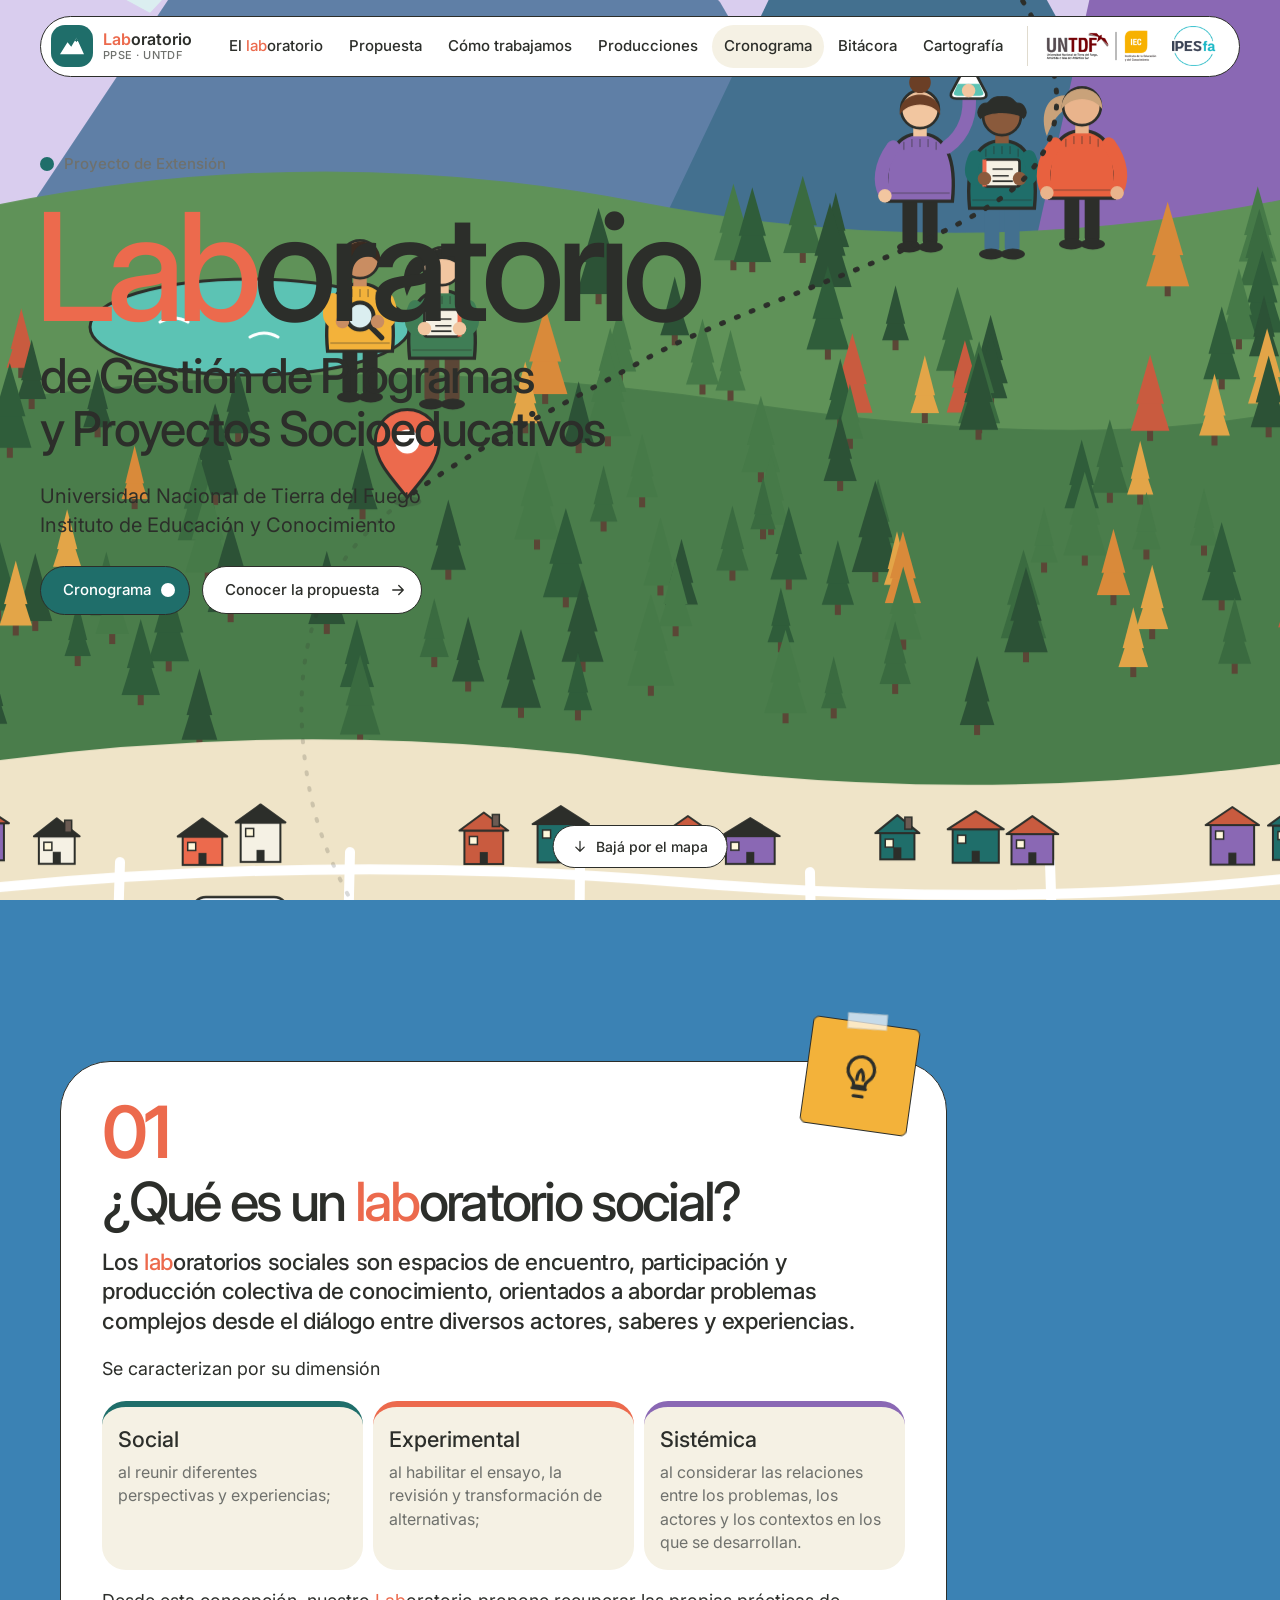
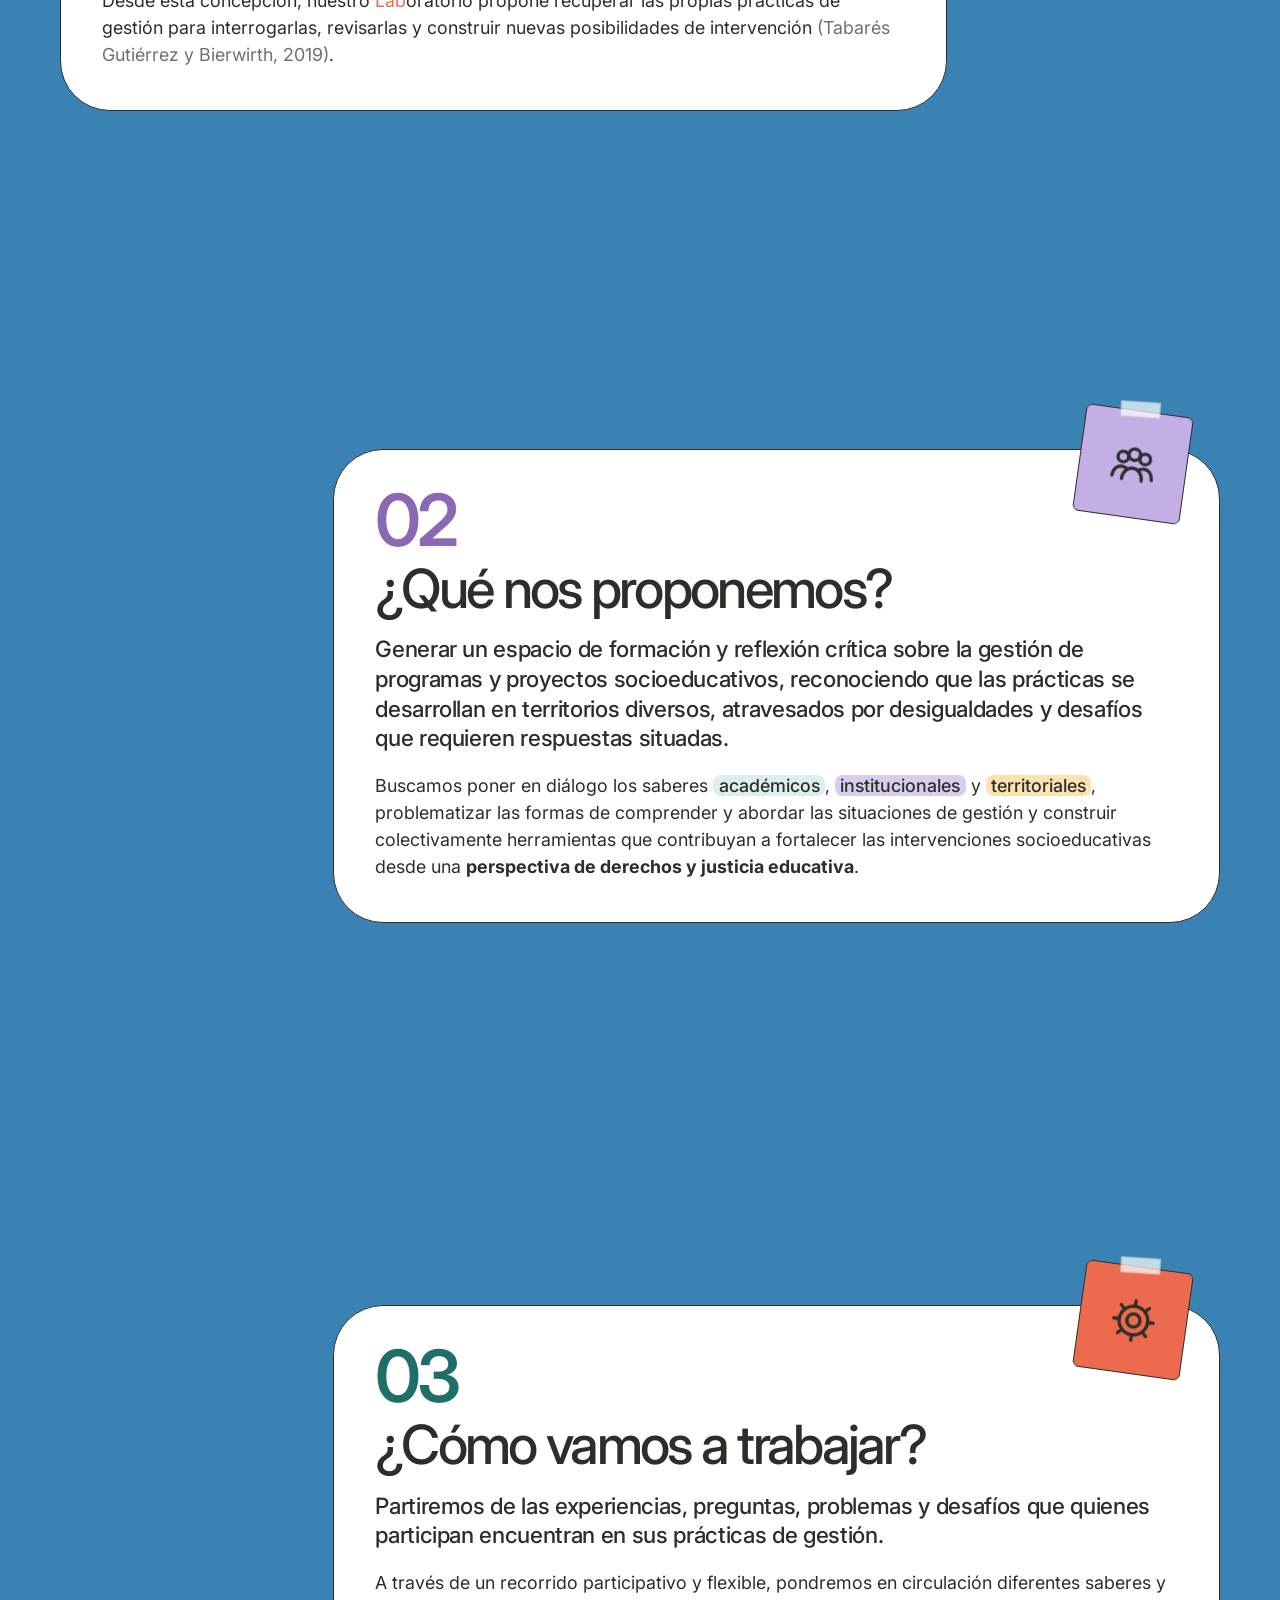
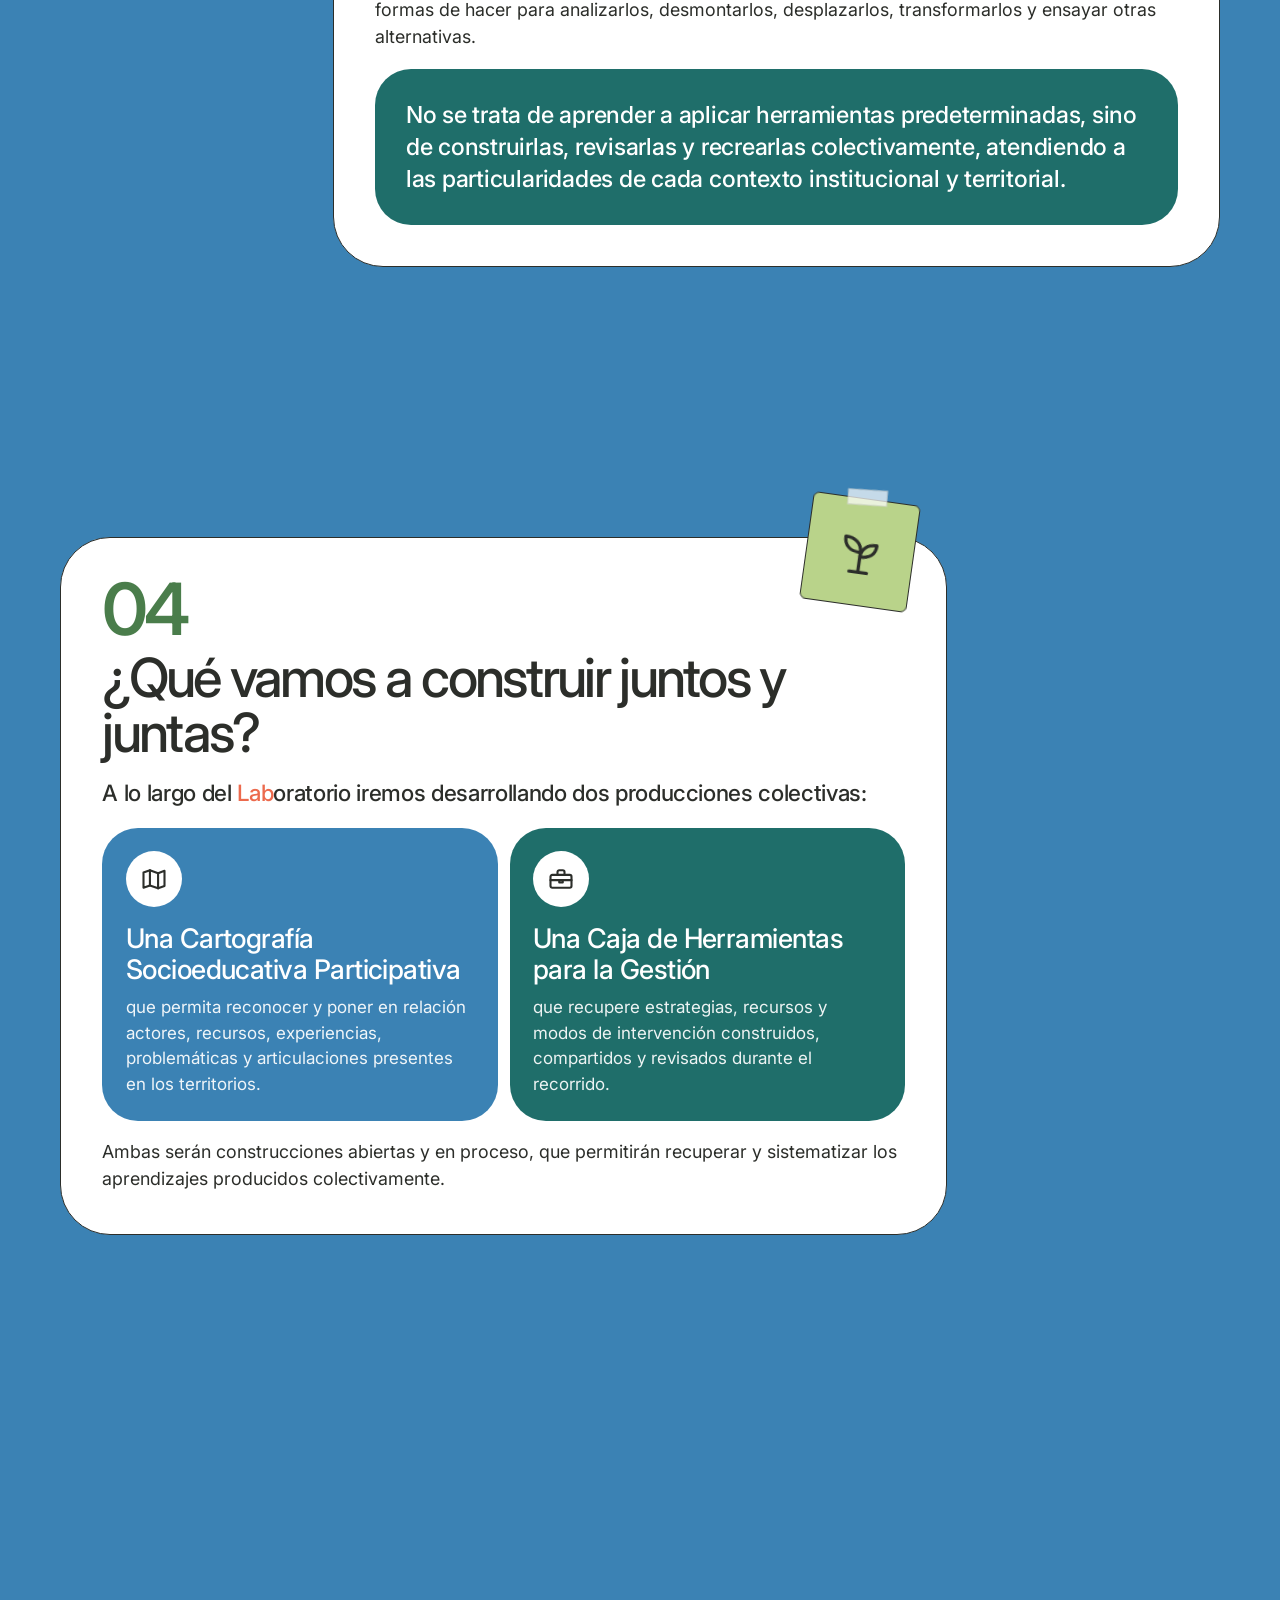
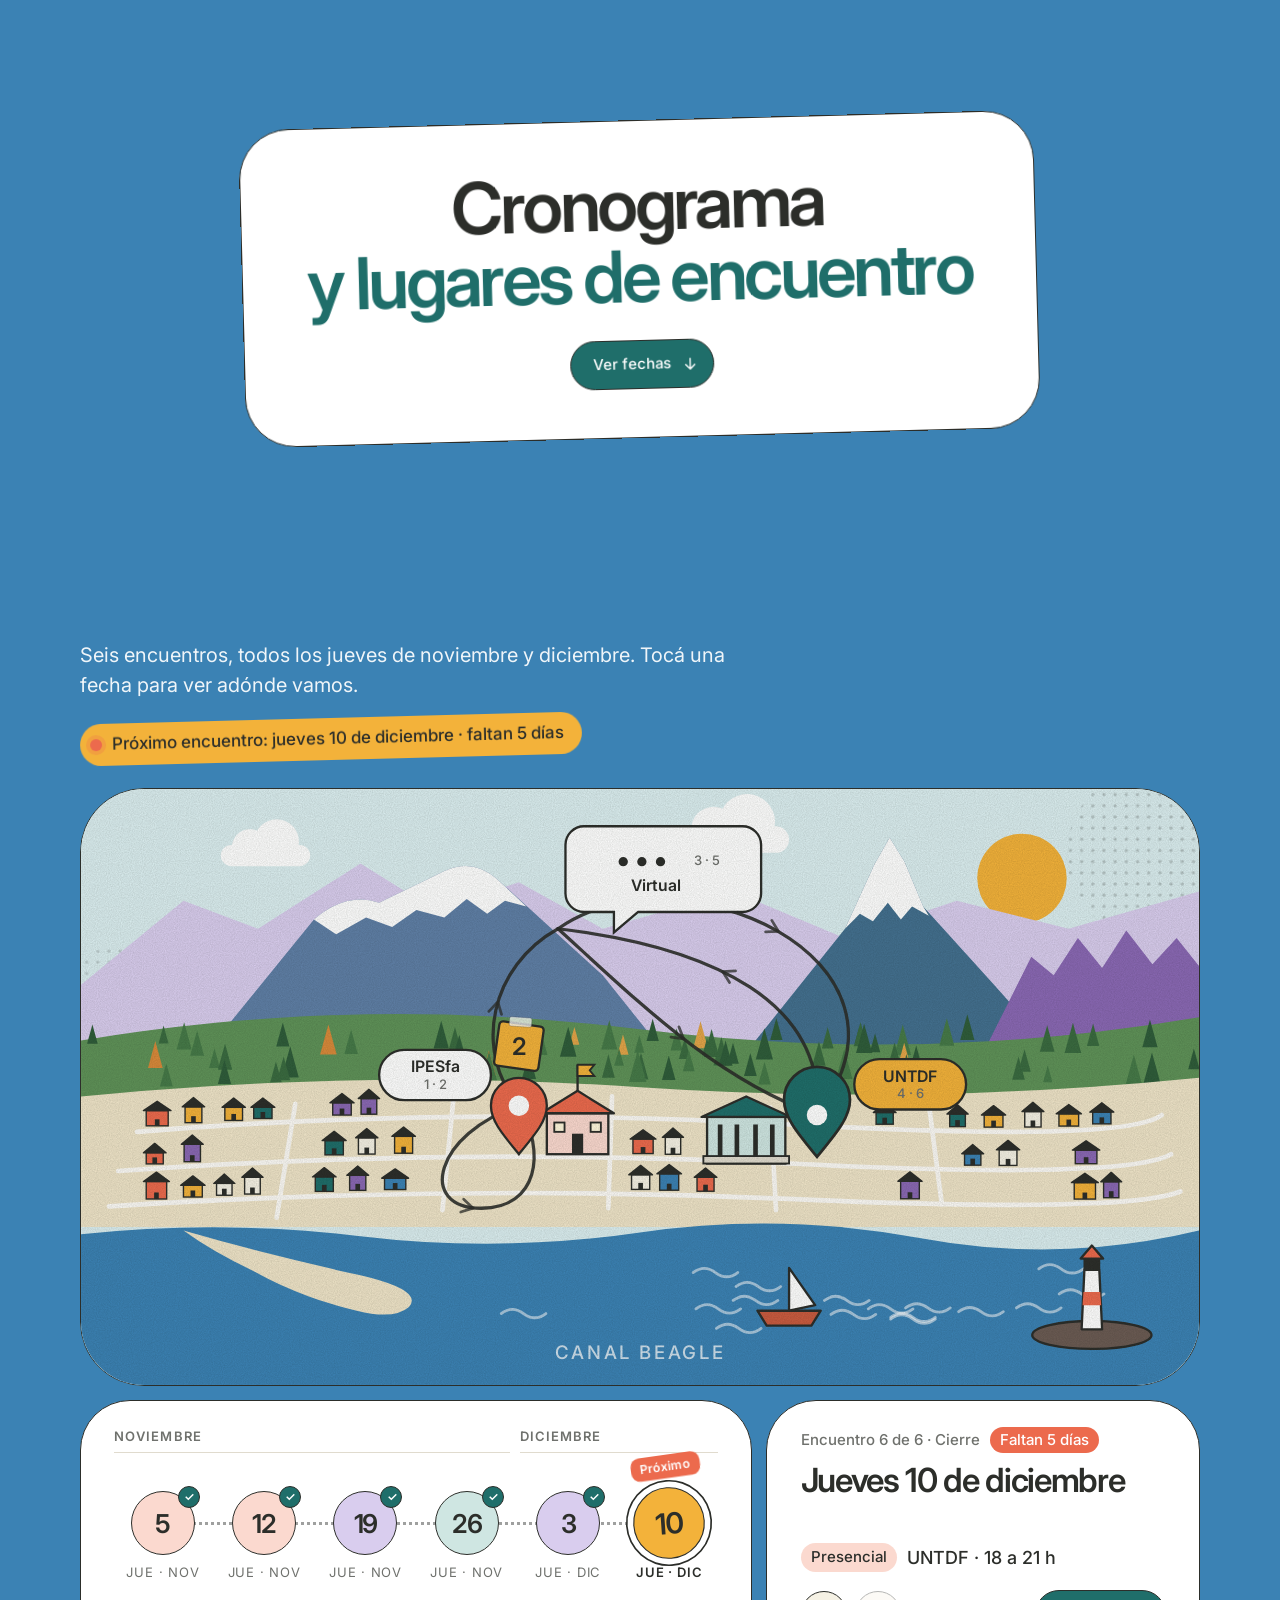
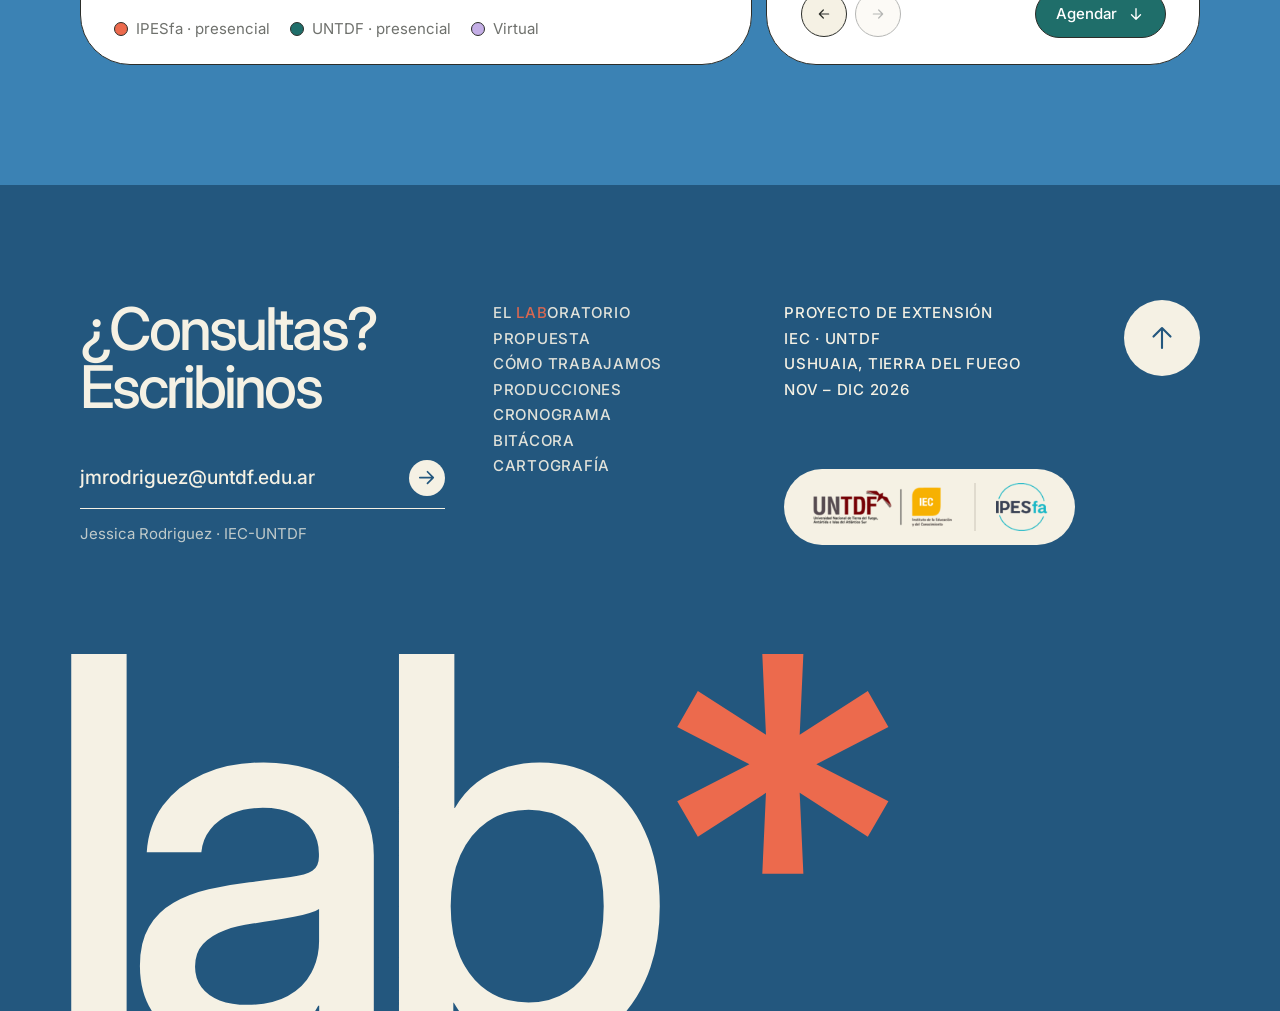
<file: index.html>
<!doctype html>
<html lang="es" class="no-js">
<head>
  <meta charset="utf-8">
  <meta name="viewport" content="width=device-width, initial-scale=1">
  <title>Laboratorio de Gestión · UNTDF</title>
  <meta name="description" content="Laboratorio de Gestión de Programas y Proyectos Socioeducativos. Proyecto de extensión del Instituto de Educación y Conocimiento, UNTDF. Ushuaia, noviembre–diciembre 2026.">
  <link rel="preconnect" href="https://fonts.googleapis.com">
  <link rel="preconnect" href="https://fonts.gstatic.com" crossorigin>
  <link href="https://fonts.googleapis.com/css2?family=Inter:wght@400;500;600&display=swap" rel="stylesheet">
  <link rel="stylesheet" href="css/styles.css">
</head>
<body>

  <!-- Sprite de íconos -->
  <svg width="0" height="0" style="position:absolute" aria-hidden="true">
    <defs>
      <symbol id="i-people" viewBox="0 0 24 24"><circle cx="7" cy="9" r="2.4"/><circle cx="12" cy="7.5" r="2.6"/><circle cx="17" cy="9" r="2.4"/><path d="M3 18c0-2.6 1.8-4.6 4-4.6 1 0 1.9.4 2.6 1"/><path d="M21 18c0-2.6-1.8-4.6-4-4.6-1 0-1.9.4-2.6 1"/><path d="M7.5 19c0-3 2-5.4 4.5-5.4s4.5 2.4 4.5 5.4"/></symbol>
      <symbol id="i-gear" viewBox="0 0 24 24"><circle cx="12" cy="12" r="3"/><path d="M12 3v2.5M12 18.5V21M3 12h2.5M18.5 12H21M5.6 5.6l1.8 1.8M16.6 16.6l1.8 1.8M5.6 18.4l1.8-1.8M16.6 7.4l1.8-1.8"/><circle cx="12" cy="12" r="6.5"/></symbol>
      <symbol id="i-sprout" viewBox="0 0 24 24"><path d="M12 21v-9"/><path d="M12 12C12 8 9 5.5 4.5 5.5 4.5 10 7.5 12 12 12z"/><path d="M12 14c0-3.5 2.6-6 7-6 0 4-2.8 6-7 6z"/><path d="M8 21h8"/></symbol>
      <symbol id="i-bulb" viewBox="0 0 24 24"><path d="M9 17.5h6M10 21h4"/><path d="M12 3a6 6 0 0 0-3.6 10.8c.6.5 1 1.3 1 2.1v.6h5.2v-.6c0-.8.4-1.600 1-2.1A6 6 0 0 0 12 3z"/><path d="M10.5 13.5c0-2 .5-3.5 1.5-4.5 1 1 1.5 2.5 1.5 4.5"/></symbol>
      <symbol id="i-map" viewBox="0 0 24 24"><path d="M3 6.5l5.5-2 7 2.5 5.5-2v13l-5.5 2-7-2.5-5.5 2z"/><path d="M8.5 4.5v13M15.5 7v13"/></symbol>
      <symbol id="i-toolbox" viewBox="0 0 24 24"><rect x="3" y="8.5" width="18" height="11" rx="1.5"/><path d="M9 8.5V6a1.5 1.5 0 0 1 1.5-1.5h3A1.5 1.5 0 0 1 15 6v2.5"/><path d="M3 13h18M10.5 13v2h3v-2"/></symbol>
      <symbol id="i-arrow" viewBox="0 0 24 24"><path d="M5 12h14M13 6l6 6-6 6"/></symbol>
      <symbol id="i-down" viewBox="0 0 24 24"><path d="M12 5v14M6 13l6 6 6-6"/></symbol>
      <symbol id="i-mail" viewBox="0 0 24 24"><rect x="3" y="5.5" width="18" height="13" rx="1.5"/><path d="M3.5 6.5l8.5 6.5 8.5-6.5"/></symbol>
      <symbol id="i-cycle" viewBox="0 0 24 24"><path d="M20 12a8 8 0 0 1-13.7 5.6M4 12a8 8 0 0 1 13.7-5.6"/><path d="M18 3v4h-4M6 21v-4h4"/></symbol>
    </defs>
  </svg>

  <!-- ============ NAV ============ -->
  <header class="nav-wrap">
    <nav class="nav" aria-label="Principal">
      <a class="brand" href="#inicio">
        <span class="brand__mark" aria-hidden="true">
          <svg viewBox="0 0 40 40"><path d="M4 31 L14 15 L19 21 L26 9 L36 31 Z" fill="#fff"/><path d="M23 14 L26 9 L29 14 L27 13 L26 15 L24.5 13 Z" fill="var(--teal)"/></svg>
        </span>
        <span class="brand__name"><span><span class="brand__lab">Lab</span>oratorio</span><span class="brand__sub">PPSE · UNTDF</span></span>
      </a>
      <ul class="nav__links" id="nav-links">
        <li><a href="#laboratorio">El laboratorio</a></li>
        <li><a href="#proponemos">Propuesta</a></li>
        <li><a href="#trabajo">Cómo trabajamos</a></li>
        <li><a href="#construir">Producciones</a></li>
        <li><a href="#cronograma">Cronograma</a></li>
        <li><a href="bitacora.html">Bitácora</a></li>
        <li><a href="cartografia.html">Cartografía</a></li>
      </ul>
      <a class="nav__logo" href="#contacto" aria-label="UNTDF · Instituto de Educación y Conocimiento · IPESfa">
        <img src="assets/logo-untdf-iec.png" alt="" width="408" height="136">
        <img class="nav__logo-ipes" src="assets/logo-ipesfa.png" alt="" width="138" height="124">
      </a>
      <button class="nav__toggle" aria-controls="nav-links" aria-expanded="false" aria-label="Abrir menú">
        <span></span><span></span>
      </button>
    </nav>
  </header>

  <main>
    <!-- =========================================================
         EL DESCENSO: un mapa ilustrado de Ushuaia fijo detrás
         (sticky) que la cámara recorre de arriba hacia abajo
         mientras el contenido pasa por encima.
         ========================================================= -->
    <section class="journey" id="journey">

      <div class="stage" aria-hidden="true">
        <div class="world">
          <svg class="world__svg" viewBox="0 0 1440 3600" preserveAspectRatio="xMidYMid slice">
            <defs>
              <path id="sun-ring" d="M1040 520 m-290 0 a290 290 0 1 1 580 0 a290 290 0 1 1 -580 0"/>
              <mask id="route-mask" maskUnits="userSpaceOnUse" x="0" y="0" width="1440" height="3600">
                <path class="route__mask" fill="none" stroke="#fff" stroke-width="14"/>
              </mask>
            </defs>

            <!-- CIELO -->
            <rect width="1440" height="3600" fill="var(--cream)"/>
            <rect width="1440" height="1300" fill="var(--sky)"/>

            <g class="depth" data-depth="0.38">
              <circle cx="1040" cy="520" r="210" fill="var(--mustard)"/>
              <g class="sun-ring">
                <text class="ring-text"><textPath href="#sun-ring" textLength="1800" lengthAdjust="spacing">LABORATORIO SOCIAL · PROGRAMAS Y PROYECTOS SOCIOEDUCATIVOS · </textPath></text>
              </g>
            </g>
            <g class="depth" data-depth="0.22"><g id="w-clouds"></g></g>

            <!-- MONTAÑAS -->
            <g class="depth" data-depth="0.1">
              <path d="M0 1000 L120 860 L230 920 L360 780 L470 880 L600 820 L720 900 L850 800 L980 880 L1100 790 L1240 870 L1340 820 L1440 880 V1320 H0 Z" fill="var(--lilac-soft)"/>
            </g>
            <!-- Martial -->
            <path d="M40 1320 L300 930 Q350 860 410 880 L520 800 Q565 772 605 808 L800 1010 L980 1320 Z" fill="var(--slate)"/>
            <path d="M300 930 Q350 860 410 880 L520 800 Q565 772 605 808 L660 865 L628 852 L600 880 L566 850 L530 885 L488 868 L450 900 L410 885 L368 915 L335 905 Z" fill="var(--snow)"/>
            <!-- Monte Olivia -->
            <path d="M700 1320 L900 900 L950 740 L975 690 L1000 735 L1040 850 L1150 1050 L1270 1320 Z" fill="var(--olivia)"/>
            <path d="M900 900 L950 740 L975 690 L1000 735 L1040 850 L1046 866 L1020 848 L998 874 L974 842 L950 878 L926 860 Z" fill="var(--snow)"/>
            <!-- Cinco Hermanos -->
            <path d="M1100 1320 L1180 960 L1215 1000 L1250 930 L1285 985 L1320 915 L1355 975 L1390 925 L1420 990 L1440 960 V1320 Z" fill="var(--violet)"/>
            <path d="M1180 960 l12 22 l-8 -3 l-4 7 l-5 -7 l-8 3 Z M1250 930 l12 22 l-8 -3 l-4 7 l-5 -7 l-8 3 Z M1320 915 l12 22 l-8 -3 l-4 7 l-5 -7 l-8 3 Z M1390 925 l12 22 l-8 -3 l-4 7 l-5 -7 l-8 3 Z" fill="var(--snow)"/>

            <!-- BOSQUE -->
            <path d="M0 1230 Q360 1140 720 1210 T1440 1190 V1820 H0 Z" fill="var(--forest)"/>
            <path d="M0 1420 Q420 1350 820 1410 T1440 1400 V1820 H0 Z" fill="var(--forest-deep)"/>
            <g class="pop" data-y="1360">
              <ellipse cx="330" cy="1335" rx="160" ry="48" fill="var(--lagoon)" stroke="var(--ink)" stroke-width="3"/>
              <path d="M240 1330 q14 -8 28 0 M330 1345 q14 -8 28 0" stroke="#fff" stroke-width="3" fill="none" stroke-linecap="round"/>
            </g>
            <g id="w-trees"></g>

            <!-- CIUDAD -->
            <path d="M0 1780 Q360 1720 720 1770 T1440 1760 V2800 H0 Z" fill="var(--land)"/>
            <g class="streets" stroke="#fff" stroke-width="10" stroke-linecap="round" fill="none">
              <path d="M30 1900 Q400 1860 760 1890 T1420 1880"/>
              <path d="M20 2050 Q400 2010 760 2040 T1430 2030"/>
              <path d="M20 2200 Q400 2160 760 2190 T1430 2180"/>
              <path d="M20 2350 Q400 2310 760 2340 T1430 2330"/>
              <path d="M30 2500 Q400 2460 760 2490 T1420 2480"/>
              <path d="M200 1870 L180 2520 M430 1860 L415 2510 M660 1870 L655 2510 M890 1880 L900 2510 M1130 1870 L1150 2500"/>
            </g>
            <g id="w-houses"></g>

            <!-- sedes de los encuentros -->
            <g class="pop" data-y="2090">
              <path d="M520 2080 c-22 -26 -36 -42 -36 -62 a36 36 0 0 1 72 0 c0 20 -14 36 -36 62z" fill="var(--coral)" stroke="var(--ink)" stroke-width="3"/>
              <circle cx="520" cy="2018" r="13" fill="#fff"/>
            </g>
            <g class="pop" data-y="2340">
              <path d="M960 2330 c-22 -26 -36 -42 -36 -62 a36 36 0 0 1 72 0 c0 20 -14 36 -36 62z" fill="var(--teal)" stroke="var(--ink)" stroke-width="3"/>
              <circle cx="960" cy="2268" r="13" fill="#fff"/>
            </g>

            <!-- COSTA Y PUERTO -->
            <path d="M0 2780 Q200 2740 420 2770 T860 2760 T1440 2770 V3600 H0 Z" fill="var(--water)"/>
            <path d="M0 2780 Q200 2740 420 2770 T860 2760 T1440 2770" fill="none" stroke="var(--ink)" stroke-width="3"/>
            <!-- muelle -->
            <g class="pop" data-y="2900">
              <rect x="690" y="2760" width="70" height="210" fill="#c9a77c" stroke="var(--ink)" stroke-width="3"/>
              <rect x="600" y="2950" width="250" height="44" fill="#c9a77c" stroke="var(--ink)" stroke-width="3"/>
              <path d="M700 2790 h50 M700 2830 h50 M700 2870 h50 M700 2910 h50" stroke="var(--ink)" stroke-width="2"/>
            </g>
            <!-- caja de herramientas y mapa sobre el muelle -->
            <g class="pop" data-y="2950">
              <rect x="618" y="2880" width="120" height="72" rx="8" fill="var(--teal)" stroke="var(--ink)" stroke-width="3"/>
              <path d="M655 2880 v-16 a8 8 0 0 1 8 -8 h30 a8 8 0 0 1 8 8 v16" fill="none" stroke="var(--ink)" stroke-width="4"/>
              <path d="M618 2910 h120" stroke="var(--ink)" stroke-width="3"/>
              <rect x="668" y="2904" width="20" height="14" fill="var(--mustard)" stroke="var(--ink)" stroke-width="2"/>
              <rect x="636" y="2858" width="20" height="30" fill="var(--lilac)" stroke="var(--ink)" stroke-width="2" transform="rotate(-12 646 2873)"/>
              <rect x="700" y="2862" width="16" height="28" fill="var(--mustard)" stroke="var(--ink)" stroke-width="2" transform="rotate(10 708 2876)"/>
            </g>
            <g class="pop" data-y="2950">
              <path d="M760 2900 l26 -10 l26 10 l26 -10 v52 l-26 10 l-26 -10 l-26 10 z" fill="var(--cream)" stroke="var(--ink)" stroke-width="3"/>
              <path d="M786 2890 v52 M812 2900 v52" stroke="var(--ink)" stroke-width="2"/>
              <circle cx="800" cy="2918" r="5" fill="var(--coral)"/>
            </g>

            <!-- CANAL BEAGLE -->
            <g id="w-waves"></g>
            <g id="w-boats"></g>
            <!-- Faro Les Eclaireurs -->
            <g class="pop" data-y="3140"><g transform="translate(10 -120)">
              <ellipse cx="1090" cy="3262" rx="120" ry="26" fill="#6b5b53" stroke="var(--ink)" stroke-width="3"/>
              <path d="M1072 3250 L1078 3110 H1102 L1108 3250 Z" fill="#fff" stroke="var(--ink)" stroke-width="3"/>
              <path d="M1075 3185 H1105 L1103 3150 H1077 Z" fill="var(--coral)" stroke="var(--ink)" stroke-width="2"/>
              <rect x="1074" y="3092" width="32" height="20" fill="var(--ink)"/>
              <path d="M1070 3092 L1090 3070 L1110 3092 Z" fill="var(--coral)" stroke="var(--ink)" stroke-width="2"/>
              <path class="beam" d="M1106 3100 L1290 3060 L1290 3140 Z" fill="#fff8dc" opacity=".7"/>
            </g></g>

            <!-- PERSONAS (estilo del flyer; el "laboratorio" aparece sutil: matraz con brote, lupa, cuaderno) -->
            <g id="w-people"></g>

            <!-- RECORRIDO: camino punteado + marcador que acompaña la bajada -->
            <path class="route route--ghost" fill="none"/>
            <path class="route route--drawn" fill="none" mask="url(#route-mask)"/>
            <g class="traveler">
              <g class="traveler__bob">
                <ellipse cx="0" cy="4" rx="14" ry="5" fill="rgba(44,46,42,.25)"/>
                <path d="M0 0 c-20 -24 -32 -38 -32 -56 a32 32 0 0 1 64 0 c0 18 -12 32 -32 56z" fill="var(--coral)" stroke="var(--ink)" stroke-width="3"/>
                <circle cy="-56" r="12" fill="#fff"/>
              </g>
            </g>
          </svg>
        </div>
      </div>

      <div class="journey__content">

        <!-- 0 · CIELO / HERO -->
        <div class="chapter chapter--hero" id="inicio">
          <div class="hero">
            <p class="eyebrow"><span class="dot dot--teal" aria-hidden="true"></span>Proyecto de Extensión</p>
            <h1 class="hero__title">
              <span class="hero__display" data-split>Laboratorio</span>
              <span class="hero__rest">de Gestión de Programas y&nbsp;Proyectos Socioeducativos</span>
            </h1>
            <p class="hero__lead">Universidad Nacional de Tierra del Fuego<br>Instituto de Educación y Conocimiento</p>
            <div class="hero__actions">
              <a class="btn btn--teal" href="#cronograma">Cronograma <span class="dot dot--white" aria-hidden="true"></span></a>
              <a class="btn btn--ghost" href="#laboratorio">Conocer la propuesta <svg class="ico"><use href="#i-arrow"/></svg></a>
            </div>
          </div>
          <a class="scroll-cue" href="#laboratorio"><svg class="ico"><use href="#i-down"/></svg> Bajá por el mapa</a>
        </div>

        <!-- 1 · MONTAÑA -->
        <article class="chapter chapter--left" id="laboratorio">
          <div class="card">
            <div class="postit postit--mustard" aria-hidden="true"><svg class="ico"><use href="#i-bulb"/></svg></div>
            <p class="card__num">01</p>
            <h2>¿Qué es un laboratorio social?</h2>
            <p class="card__lead">Los laboratorios sociales son espacios de encuentro, participación y producción colectiva de conocimiento, orientados a abordar problemas complejos desde el diálogo entre diversos actores, saberes y experiencias.</p>
            <p>Se caracterizan por su dimensión</p>
            <div class="dims">
              <div class="dim dim--teal"><h3>Social</h3><p>al reunir diferentes perspectivas y experiencias;</p></div>
              <div class="dim dim--coral"><h3>Experimental</h3><p>al habilitar el ensayo, la revisión y transformación de alternativas;</p></div>
              <div class="dim dim--violet"><h3>Sistémica</h3><p>al considerar las relaciones entre los problemas, los actores y los contextos en los que se desarrollan.</p></div>
            </div>
            <p>Desde esta concepción, nuestro Laboratorio propone recuperar las propias prácticas de gestión para interrogarlas, revisarlas y construir nuevas posibilidades de intervención <cite class="muted">(Tabarés Gutiérrez y Bierwirth, 2019)</cite>.</p>
          </div>
        </article>

        <!-- 2 · BOSQUE -->
        <article class="chapter chapter--right" id="proponemos">
          <div class="card">
            <div class="postit postit--lilac" aria-hidden="true"><svg class="ico"><use href="#i-people"/></svg></div>
            <p class="card__num">02</p>
            <h2>¿Qué nos proponemos?</h2>
            <p class="card__lead">Generar un espacio de formación y reflexión crítica sobre la gestión de programas y proyectos socioeducativos, reconociendo que las prácticas se desarrollan en territorios diversos, atravesados por desigualdades y desafíos que requieren respuestas situadas.</p>
            <p>Buscamos poner en diálogo los saberes <mark class="hl hl--sky">académicos</mark>, <mark class="hl hl--lilac">institucionales</mark> y <mark class="hl hl--sun">territoriales</mark>, problematizar las formas de comprender y abordar las situaciones de gestión y construir colectivamente herramientas que contribuyan a fortalecer las intervenciones socioeducativas desde una <strong>perspectiva de derechos y justicia educativa</strong>.</p>
          </div>
        </article>

        <!-- 3 · CIUDAD -->
        <article class="chapter chapter--right" id="trabajo">
          <div class="card">
            <div class="postit postit--coral" aria-hidden="true"><svg class="ico"><use href="#i-gear"/></svg></div>
            <p class="card__num">03</p>
            <h2>¿Cómo vamos a trabajar?</h2>
            <p class="card__lead">Partiremos de las experiencias, preguntas, problemas y desafíos que quienes participan encuentran en sus prácticas de gestión.</p>
            <p>A través de un recorrido participativo y flexible, pondremos en circulación diferentes saberes y formas de hacer para analizarlos, desmontarlos, desplazarlos, transformarlos y ensayar otras alternativas.</p>
            <blockquote class="quote">No se trata de aprender a aplicar herramientas predeterminadas, sino de construirlas, revisarlas y recrearlas colectivamente, atendiendo a las particularidades de cada contexto institucional y territorial.</blockquote>
          </div>
        </article>

        <!-- 4 · COSTA -->
        <article class="chapter chapter--left" id="construir">
          <div class="card card--wide">
            <div class="postit postit--green" aria-hidden="true"><svg class="ico"><use href="#i-sprout"/></svg></div>
            <p class="card__num">04</p>
            <h2>¿Qué vamos a construir juntos y juntas?</h2>
            <p class="card__lead">A lo largo del Laboratorio iremos desarrollando dos producciones colectivas:</p>
            <div class="products">
              <div class="product product--map">
                <span class="product__icon"><svg class="ico"><use href="#i-map"/></svg></span>
                <h3>Una Cartografía Socioeducativa Participativa</h3>
                <p>que permita reconocer y poner en relación actores, recursos, experiencias, problemáticas y articulaciones presentes en los territorios.</p>
              </div>
              <div class="product product--box">
                <span class="product__icon"><svg class="ico"><use href="#i-toolbox"/></svg></span>
                <h3>Una Caja de Herramientas para la Gestión</h3>
                <p>que recupere estrategias, recursos y modos de intervención construidos, compartidos y revisados durante el recorrido.</p>
              </div>
            </div>
            <p>Ambas serán construcciones abiertas y en proceso, que permitirán recuperar y sistematizar los aprendizajes producidos colectivamente.</p>
          </div>
        </article>

        <!-- 5 · CANAL -->
        <div class="chapter chapter--outro">
          <div class="signboard">
            <p class="signage"><span>Cronograma</span><span>y lugares de encuentro</span></p>
            <a class="btn btn--teal" href="#cronograma">Ver fechas <svg class="ico"><use href="#i-down"/></svg></a>
          </div>
        </div>
      </div>
    </section>

    <!-- ============ CRONOGRAMA (corte directo al agua) ============ -->
    <section class="cronograma" id="cronograma">
      <div class="container">
        <header class="section-head crono__head reveal">
          <h2 class="section-title visually-hidden">Cronograma y lugares de encuentro</h2>
          <p class="crono__intro">Seis encuentros, todos los jueves de noviembre y diciembre. Tocá una fecha para ver adónde vamos.</p>
          <p class="crono__next" id="crono-next" hidden></p>
        </header>

        <div class="crono reveal">
          <div class="map-wrap">
            <!-- Mapa ilustrado de Ushuaia (no a escala; ubicaciones aproximadas).
                 Casas, árboles, olas y el recorrido se dibujan desde main.js -->
            <svg class="map" viewBox="0 0 1200 640" role="img" aria-labelledby="map-title">
              <title id="map-title">Mapa ilustrado de Ushuaia con el recorrido de los seis encuentros entre IPESfa, UNTDF y los encuentros virtuales.</title>
              <defs>
                <pattern id="m-dots" width="12" height="12" patternUnits="userSpaceOnUse"><circle cx="6" cy="6" r="1.8" fill="var(--ink)"/></pattern>
                <filter id="m-grain" x="0" y="0" width="100%" height="100%">
                  <feTurbulence type="fractalNoise" baseFrequency=".85" numOctaves="2" stitchTiles="stitch"/>
                  <feColorMatrix values="0 0 0 0 .17  0 0 0 0 .18  0 0 0 0 .16  0 0 0 .55 0"/>
                </filter>
              </defs>
              <rect width="1200" height="640" fill="var(--sky)"/>
              <circle cx="1150" cy="70" r="92" fill="url(#m-dots)" opacity=".22"/>
              <circle cx="40" cy="250" r="80" fill="url(#m-dots)" opacity=".18"/>
              <circle cx="1010" cy="96" r="48" fill="var(--mustard)"/>
              <g id="m-clouds"></g>
              <path d="M0 210 L110 120 L190 150 L300 80 L380 130 L470 100 L560 150 L700 110 L820 160 L940 120 L1060 150 L1200 110 V300 H0 Z" fill="var(--lilac-soft)"/>
              <path d="M120 300 L250 140 Q285 110 320 122 L390 88 Q420 74 446 96 L560 200 L640 300 Z" fill="var(--slate)"/>
              <path d="M250 140 Q285 110 320 122 L390 88 Q420 74 446 96 L478 126 L455 120 L436 134 L414 118 L390 138 L360 130 L334 148 L306 138 L274 156 Z" fill="var(--snow)"/>
              <path d="M700 300 L820 150 L852 80 L868 52 L884 78 L904 126 L980 210 L1060 300 Z" fill="var(--olivia)"/>
              <path d="M820 150 L852 80 L868 52 L884 78 L904 126 L910 136 L892 126 L880 140 L866 122 L850 142 L836 134 Z" fill="var(--snow)"/>
              <path d="M960 300 L1020 180 L1044 200 L1070 160 L1096 192 L1122 152 L1150 188 L1176 160 L1200 190 V300 Z" fill="var(--violet)"/>
              <path d="M0 270 Q300 220 600 258 T1200 245 V420 H0 Z" fill="var(--forest)"/>
              <g id="m-trees"></g>
              <path d="M0 330 Q300 300 600 320 T1200 310 V470 H0 Z" fill="var(--land)"/>
              <g class="map__streets" stroke="#fff" stroke-width="5" stroke-linecap="round" fill="none" opacity=".85">
                <path d="M60 368 Q400 340 760 360 T1160 350"/>
                <path d="M40 410 Q400 384 760 402 T1170 392"/>
                <path d="M30 448 Q400 424 760 440 T1180 432"/>
                <path d="M230 338 L210 460 M400 330 L388 452 M570 330 L566 450 M740 342 L746 452 M910 338 L924 446"/>
              </g>
              <g id="m-houses"></g>
              <path d="M0 478 Q150 462 300 480 T600 476 T900 482 T1200 474 V640 H0 Z" fill="var(--water)"/>
              <path d="M110 474 Q200 500 300 522 Q368 538 352 556 Q336 570 296 560 Q236 546 186 518 Q140 496 110 474 Z" fill="var(--land)"/>
              <g id="m-sea"></g>
              <text x="600" y="612" text-anchor="middle" class="map__water-label">Canal Beagle</text>

              <!-- Recorrido 1 → 6 (lo arma main.js) -->
              <g id="m-route" class="route"></g>

              <g class="place" data-place="virtual" tabindex="0" role="button" aria-label="Virtual: encuentros 3 y 5" transform="translate(-150 -50)">
                <path d="M690 90 h170 a20 20 0 0 1 20 20 v52 a20 20 0 0 1 -20 20 h-112 l-26 22 v-22 h-32 a20 20 0 0 1 -20 -20 v-52 a20 20 0 0 1 20 -20z" class="place__bubble"/>
                <circle cx="732" cy="128" r="5" fill="var(--ink)"/><circle cx="752" cy="128" r="5" fill="var(--ink)"/><circle cx="772" cy="128" r="5" fill="var(--ink)"/>
                <text x="740" y="160" class="place__name">Virtual</text>
                <text x="808" y="132" class="place__nums">3 · 5</text>
              </g>
              <g class="place" data-place="ipesfa" tabindex="0" role="button" aria-label="IPESfa: encuentros 1 y 2" transform="translate(470 392)">
                <!-- edificio del instituto -->
                <g class="place__building" transform="translate(30 -44)">
                  <path d="M33 -24 V-52" stroke="var(--ink)" stroke-width="2.5"/>
                  <path d="M33 -52 h18 l-5 6 l5 6 h-18z" fill="var(--mustard)" stroke="var(--ink)" stroke-width="2"/>
                  <rect x="0" y="0" width="66" height="44" fill="#fbd9cf" stroke="var(--ink)" stroke-width="2.5"/>
                  <path d="M-6 0 L33 -24 L72 0 Z" fill="var(--coral)" stroke="var(--ink)" stroke-width="2.5" stroke-linejoin="round"/>
                  <rect x="27" y="22" width="12" height="22" fill="var(--ink)"/>
                  <rect x="8" y="10" width="11" height="10" fill="#fff8dc" stroke="var(--ink)" stroke-width="2"/>
                  <rect x="47" y="10" width="11" height="10" fill="#fff8dc" stroke="var(--ink)" stroke-width="2"/>
                </g>
                <path class="place__pin" d="M0 0 c-18 -22 -30 -36 -30 -52 a30 30 0 0 1 60 0 c0 16 -12 30 -30 52z"/>
                <circle cy="-52" r="11" fill="#fff"/>
                <g class="place__label" transform="translate(-150 -112)">
                  <rect width="120" height="54" rx="27"/>
                  <text x="60" y="24" text-anchor="middle" class="place__name">IPESfa</text>
                  <text x="60" y="42" text-anchor="middle" class="place__nums">1 · 2</text>
                </g>
              </g>
              <g class="place" data-place="untdf" tabindex="0" role="button" aria-label="UNTDF: encuentros 4 y 6" transform="translate(790 402)">
                <!-- edificio de la universidad -->
                <g class="place__building" transform="translate(-118 -50)">
                  <rect x="0" y="0" width="84" height="50" fill="#cfe6e2" stroke="var(--ink)" stroke-width="2.5"/>
                  <path d="M-6 0 L42 -22 L90 0 Z" fill="var(--teal)" stroke="var(--ink)" stroke-width="2.5" stroke-linejoin="round"/>
                  <path d="M14 8 V42 M32 8 V42 M52 8 V42 M70 8 V42" stroke="var(--ink)" stroke-width="5"/>
                  <rect x="-4" y="42" width="92" height="8" fill="var(--sand)" stroke="var(--ink)" stroke-width="2"/>
                </g>
                <path class="place__pin" d="M0 0 c-18 -22 -30 -36 -30 -52 a30 30 0 0 1 60 0 c0 16 -12 30 -30 52z"/>
                <circle cy="-52" r="11" fill="#fff"/>
                <g class="place__label" transform="translate(40 -112)">
                  <rect width="120" height="54" rx="27"/>
                  <text x="60" y="24" text-anchor="middle" class="place__name">UNTDF</text>
                  <text x="60" y="42" text-anchor="middle" class="place__nums">4 · 6</text>
                </g>
              </g>

              <!-- post-it que viaja por el recorrido -->
              <g id="m-traveler" class="traveler-note" aria-hidden="true">
                <g class="traveler-note__bob">
                  <rect x="-24" y="-24" width="48" height="48" rx="4" transform="rotate(8)"/>
                  <rect x="-12" y="-31" width="24" height="10" rx="2" class="traveler-note__tape" transform="rotate(4)"/>
                  <text id="m-traveler-num" y="10" text-anchor="middle">1</text>
                </g>
              </g>

              <rect width="1200" height="640" filter="url(#m-grain)" class="map__grain" pointer-events="none"/>
            </svg>
          </div>

          <!-- Panel: línea de tiempo + detalle del encuentro elegido.
               TODO equipo: el 26/11 en Página 1 dice "1 a 21hs" (se puso 18 a 21 h). Los virtuales no tienen horario. -->
          <div class="crono__panel">
            <div class="timeline">
              <p class="timeline__months" aria-hidden="true"><span>Noviembre</span><span>Diciembre</span></p>
              <ol class="timeline__stops" role="tablist" aria-label="Encuentros">
                <li><button class="stop" role="tab" data-place="ipesfa" data-date="2026-11-05" data-time="18 a 21 h" aria-selected="true"><span class="stop__day">5</span><span class="stop__mon">jue · nov</span></button></li>
                <li><button class="stop" role="tab" data-place="ipesfa" data-date="2026-11-12" data-time="18 a 21 h" aria-selected="false"><span class="stop__day">12</span><span class="stop__mon">jue · nov</span></button></li>
                <li><button class="stop" role="tab" data-place="virtual" data-date="2026-11-19" data-time="" aria-selected="false"><span class="stop__day">19</span><span class="stop__mon">jue · nov</span></button></li>
                <li><button class="stop" role="tab" data-place="untdf" data-date="2026-11-26" data-time="18 a 21 h" aria-selected="false"><span class="stop__day">26</span><span class="stop__mon">jue · nov</span></button></li>
                <li><button class="stop" role="tab" data-place="virtual" data-date="2026-12-03" data-time="" aria-selected="false"><span class="stop__day">3</span><span class="stop__mon">jue · dic</span></button></li>
                <li><button class="stop" role="tab" data-place="untdf" data-date="2026-12-10" data-time="18 a 21 h" data-note="Cierre" aria-selected="false"><span class="stop__day">10</span><span class="stop__mon">jue · dic</span></button></li>
              </ol>
              <ul class="timeline__legend">
                <li><i class="sw sw--ipesfa" aria-hidden="true"></i>IPESfa · presencial</li>
                <li><i class="sw sw--untdf" aria-hidden="true"></i>UNTDF · presencial</li>
                <li><i class="sw sw--virtual" aria-hidden="true"></i>Virtual</li>
              </ul>
            </div>

            <div class="detail" aria-live="polite">
              <p class="detail__kicker"><span id="d-num">Encuentro 1 de 6</span><span class="detail__status" id="d-status" hidden></span></p>
              <p class="detail__date" id="d-date">Jueves 5 de noviembre</p>
              <p class="detail__where"><span class="mode mode--presencial" id="d-mode">Presencial</span><span id="d-where">IPESfa · 18 a 21 h</span></p>
              <div class="detail__actions">
                <button class="detail__arrow" id="d-prev" aria-label="Encuentro anterior"><svg class="ico"><use href="#i-arrow"/></svg></button>
                <button class="detail__arrow" id="d-next" aria-label="Encuentro siguiente"><svg class="ico"><use href="#i-arrow"/></svg></button>
                <a class="btn btn--teal detail__ics" id="d-ics" href="#" download="laboratorio-encuentro-1.ics" hidden>Agendar <svg class="ico"><use href="#i-down"/></svg></a>
              </div>
            </div>
          </div>

          <!-- Qué se trabaja en cada encuentro: se muestra el del encuentro elegido.
               Para sumar otro, copiar un <article> y cambiar data-encuentro (1 a 6). -->
          <div class="plan" id="plan" hidden>
            <article class="plan__item" data-encuentro="2" hidden>
              <header class="plan__head">
                <h3 class="plan__heading">¿Qué vamos a trabajar?</h3>
                <p class="plan__lead">Profundizar la construcción y problematización de sentidos compartidos en torno a seis conceptos, poniendo en diálogo los aportes con el marco teórico seleccionado.</p>
              </header>

              <div class="plan__grid">
                <!-- Tiro al blanco: el concepto elegido va al centro; cada anillo es una pregunta -->
                <section class="plan__box">
                  <h4 class="plan__title">Seis conceptos al centro</h4>
                  <div class="target">
                    <div class="target__board" aria-hidden="true">
                      <svg viewBox="0 0 300 300">
                        <circle class="target__ring" data-ring="externo" cx="150" cy="150" r="146"/>
                        <circle class="target__ring" data-ring="medio" cx="150" cy="150" r="108"/>
                        <circle class="target__ring" data-ring="centro" cx="150" cy="150" r="72"/>
                      </svg>
                      <span class="target__word" id="target-word">Territorio</span>
                    </div>
                    <ul class="target__rings">
                      <li data-ring="centro"><i aria-hidden="true"></i>¿Qué conservaríamos?</li>
                      <li data-ring="medio"><i aria-hidden="true"></i>¿Qué agregaríamos?</li>
                      <li data-ring="externo"><i aria-hidden="true"></i>¿Qué revisaríamos?</li>
                    </ul>
                  </div>
                  <div class="target__chips" role="group" aria-label="Elegí un concepto">
                    <button class="chip" aria-pressed="true">Territorio</button>
                    <button class="chip" aria-pressed="false">Desigualdad</button>
                    <button class="chip" aria-pressed="false">Igualdad</button>
                    <button class="chip" aria-pressed="false">Equidad</button>
                    <button class="chip" aria-pressed="false">Inclusión</button>
                    <button class="chip" aria-pressed="false">Justicia educativa</button>
                  </div>
                </section>

                <!-- Contenidos como un mapa de actores: post-its unidos por una trama -->
                <section class="plan__box">
                  <h4 class="plan__title">Contenidos</h4>
                  <div class="actors">
                    <svg class="actors__web" aria-hidden="true"></svg>
                    <ul class="actors__list">
                      <li><button class="actor actor--mustard" style="--x:50%; --y:12%; --r:-3deg">Actores, relaciones y tramas territoriales</button></li>
                      <li><button class="actor actor--lilac" style="--x:79%; --y:44%; --r:4deg">Sujetos y actores, posiciones, saberes y recursos</button></li>
                      <li><button class="actor actor--coral" style="--x:74%; --y:86%; --r:-2deg">Mapa de actores</button></li>
                      <li><button class="actor actor--teal" style="--x:27%; --y:86%; --r:3deg">Articulación interinstitucional y redes comunitarias</button></li>
                      <li><button class="actor actor--cream" style="--x:21%; --y:44%; --r:-4deg">Participación y construcción de acuerdos</button></li>
                    </ul>
                  </div>
                </section>
              </div>

              <footer class="plan__foot">
                <p>A partir de allí, iniciar la reflexión sobre el <strong>diagnóstico participativo</strong>: cómo pensamos e indagamos el territorio, qué instrumentos construimos para hacerlo y qué podemos revisar o complejizar.</p>
                <p class="plan__tool"><svg class="ico" aria-hidden="true"><use href="#i-toolbox"/></svg><span><b>Herramienta:</b> mapeo de actores y relaciones</span></p>
              </footer>
            </article>
          </div>
        </div>

        <!-- Imagen del flyer (adjunta en Página 1) — oculta por ahora; descomentar para volver a mostrarla.
        <figure class="flyer reveal">
          <img src="assets/flyer.jpg" alt="Ilustración del Laboratorio: manos que ubican post-its con íconos sobre un mapa de Ushuaia con montañas, el canal, casas y una caja de herramientas." width="1374" height="1145" loading="lazy">
        </figure>
        -->

      </div>
    </section>
  </main>

  <!-- ============ FOOTER: contacto + navegación + palabra gigante ============ -->
  <footer class="footer" id="contacto">
    <div class="container footer__top">
      <div class="footer__contact">
        <h2 class="footer__title">¿Consultas?<br>Escribinos</h2>
        <a class="footer__mail" href="mailto:jmrodriguez@untdf.edu.ar">
          <span>jmrodriguez@untdf.edu.ar</span>
          <span class="footer__mail-go" aria-hidden="true"><svg class="ico"><use href="#i-arrow"/></svg></span>
        </a>
        <p class="footer__person">Jessica Rodriguez · IEC-UNTDF</p>
      </div>

      <ul class="footer__nav">
        <li><a href="#laboratorio">El laboratorio</a></li>
        <li><a href="#proponemos">Propuesta</a></li>
        <li><a href="#trabajo">Cómo trabajamos</a></li>
        <li><a href="#construir">Producciones</a></li>
        <li><a href="#cronograma">Cronograma</a></li>
        <li><a href="bitacora.html">Bitácora</a></li>
        <li><a href="cartografia.html">Cartografía</a></li>
      </ul>

      <div class="footer__org">
        <p>Proyecto de Extensión<br>IEC · UNTDF<br>Ushuaia, Tierra del Fuego<br>Nov – Dic 2026</p>
        <div class="footer__logos">
        <img src="assets/logo-untdf-iec.png" alt="Universidad Nacional de Tierra del Fuego · Instituto de la Educación y del Conocimiento" width="408" height="136" loading="lazy">
        <span class="footer__sep" aria-hidden="true"></span>
        <img src="assets/logo-ipesfa.png" alt="IPESfa" width="138" height="124" loading="lazy">
        </div>
      </div>

      <a class="footer__top-btn" href="#inicio" aria-label="Volver al inicio">
        <svg class="ico"><use href="#i-arrow"/></svg>
      </a>
    </div>

    <p class="footer__word" aria-hidden="true">lab<span>*</span></p>
  </footer>

  <script src="js/main.js"></script>
</body>
</html>
</file>
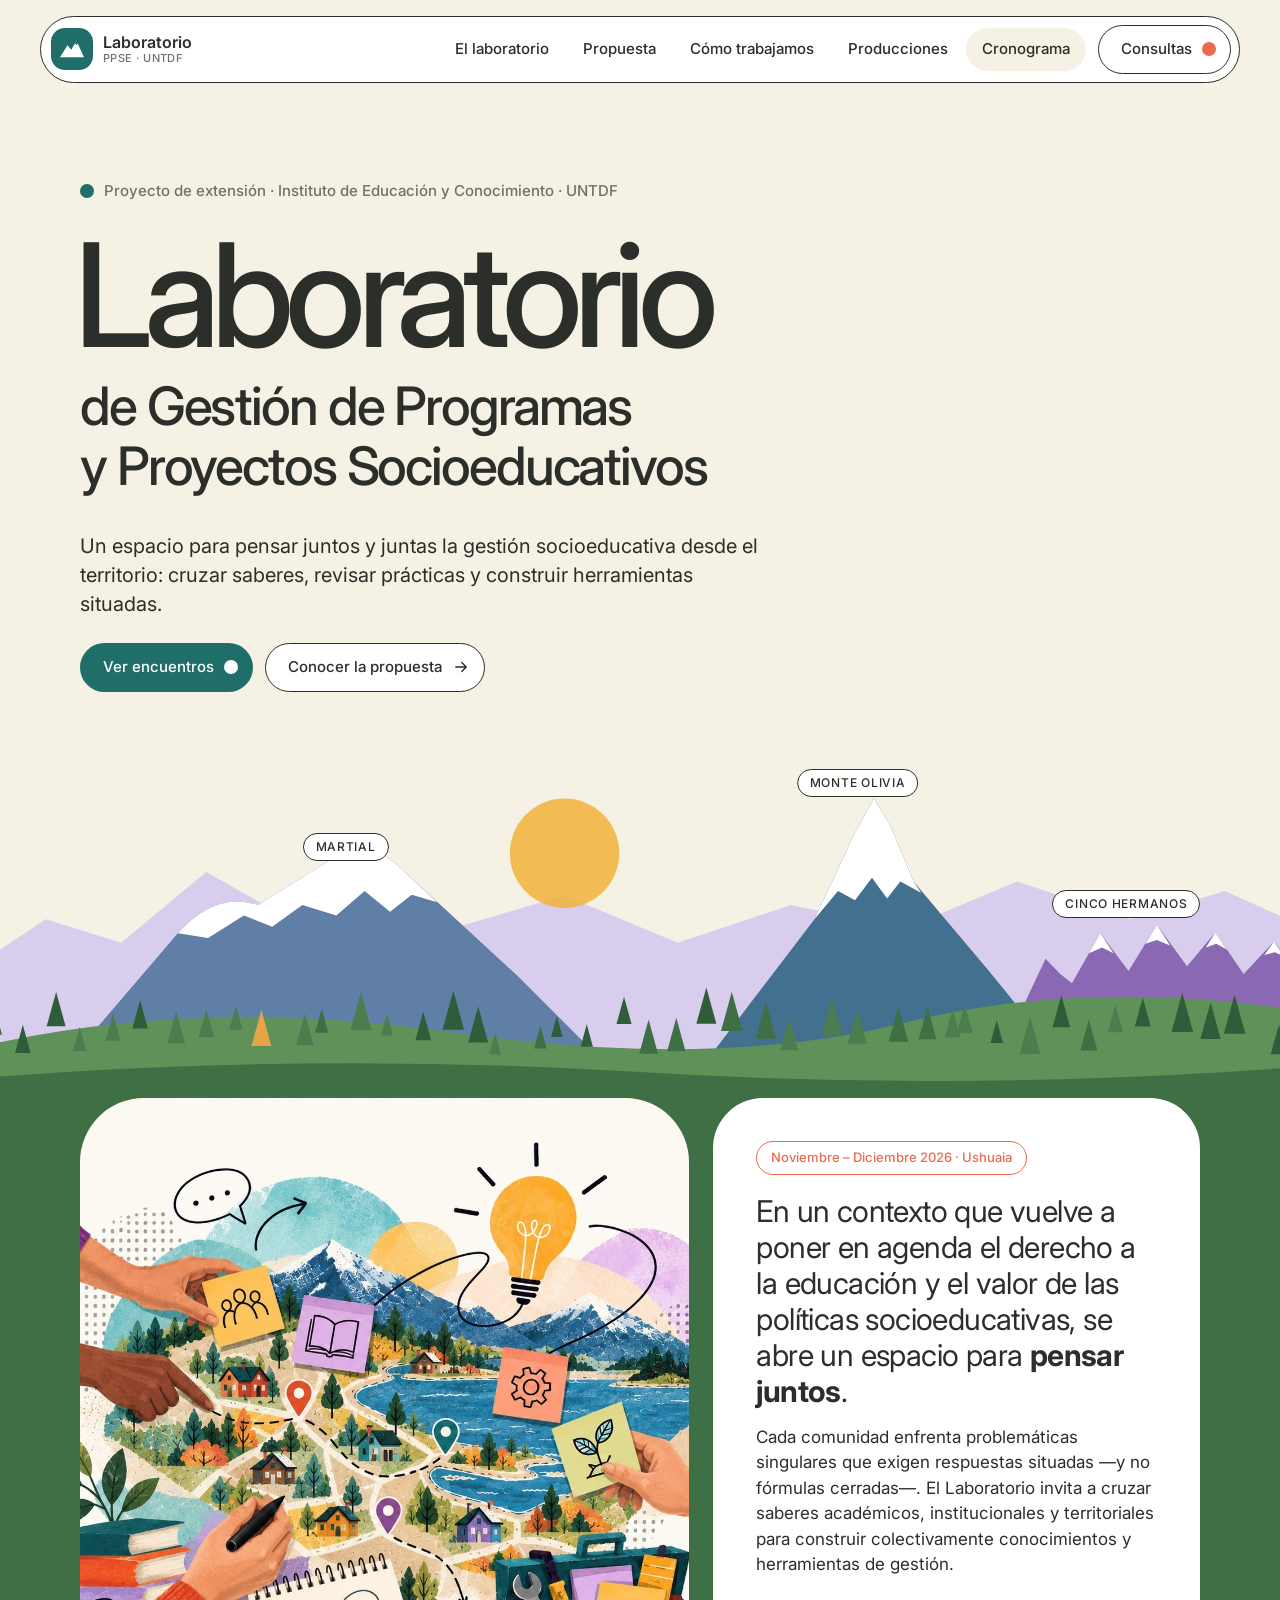
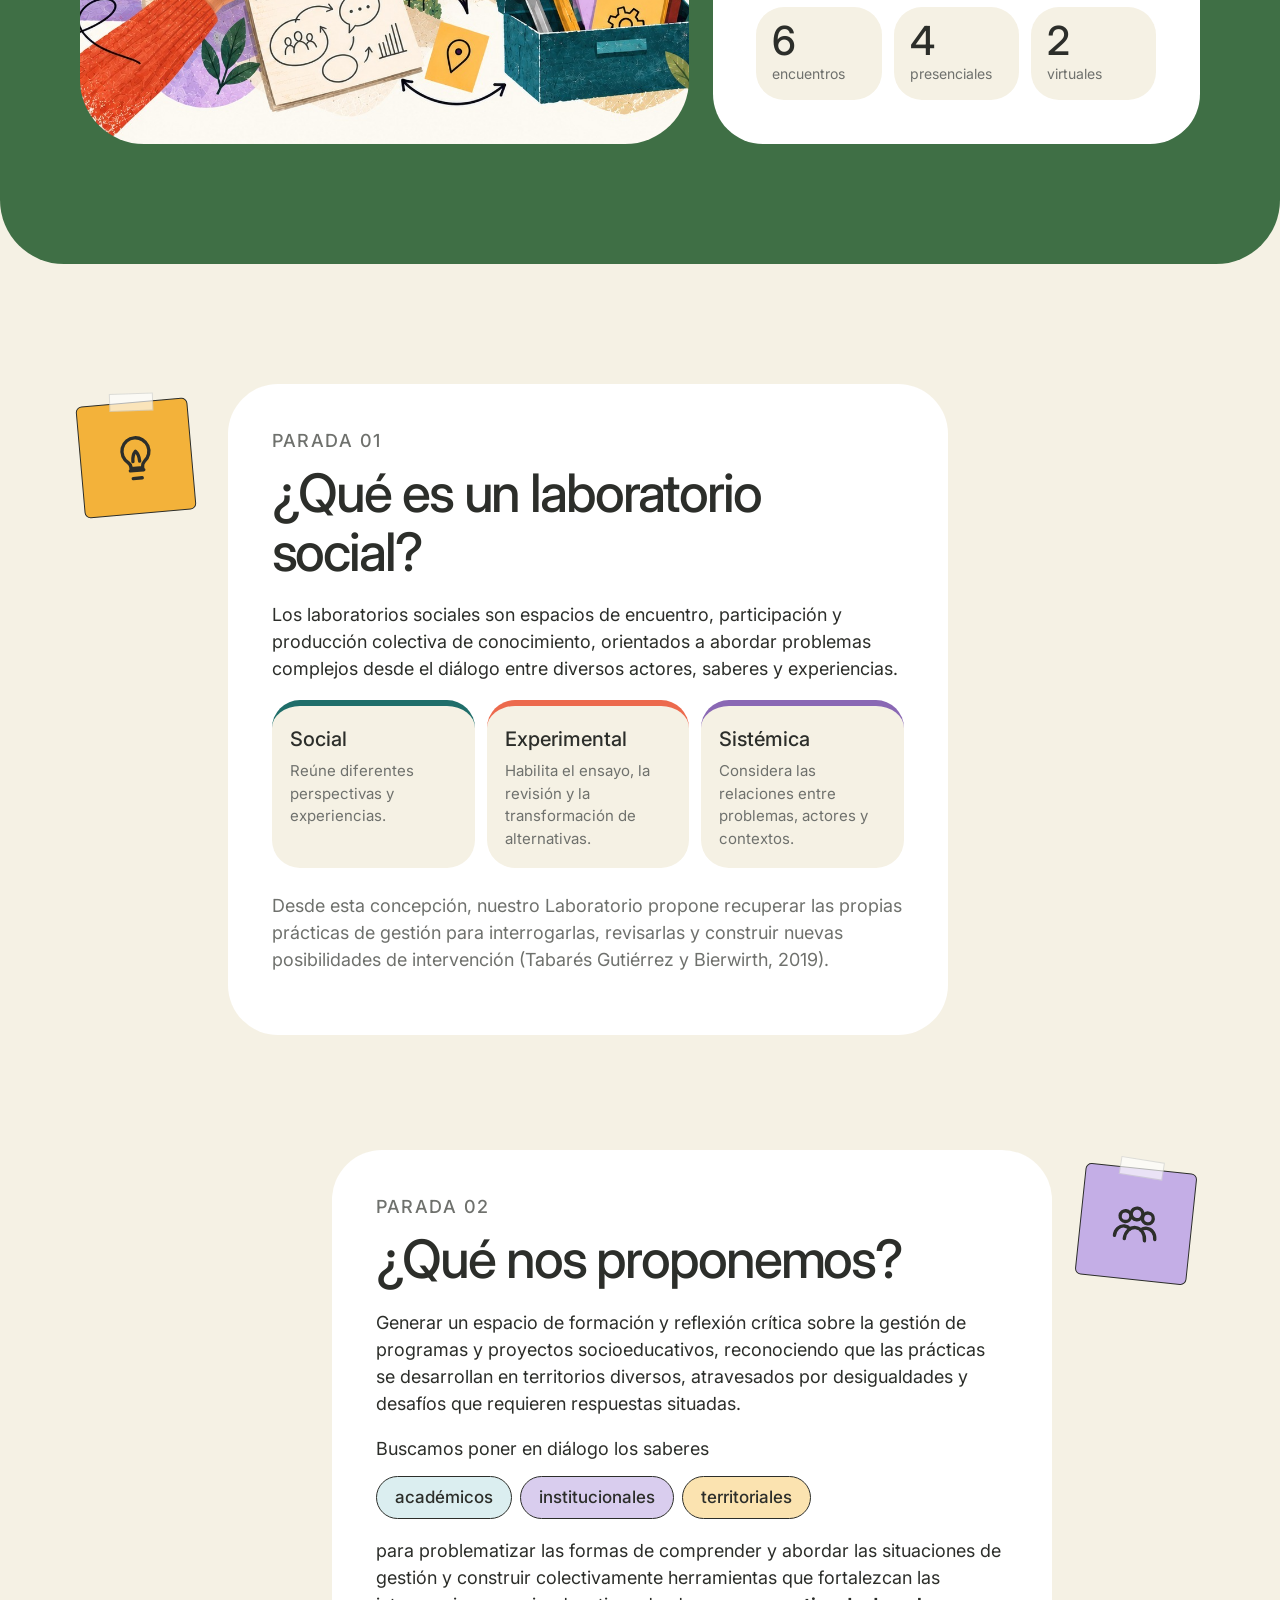
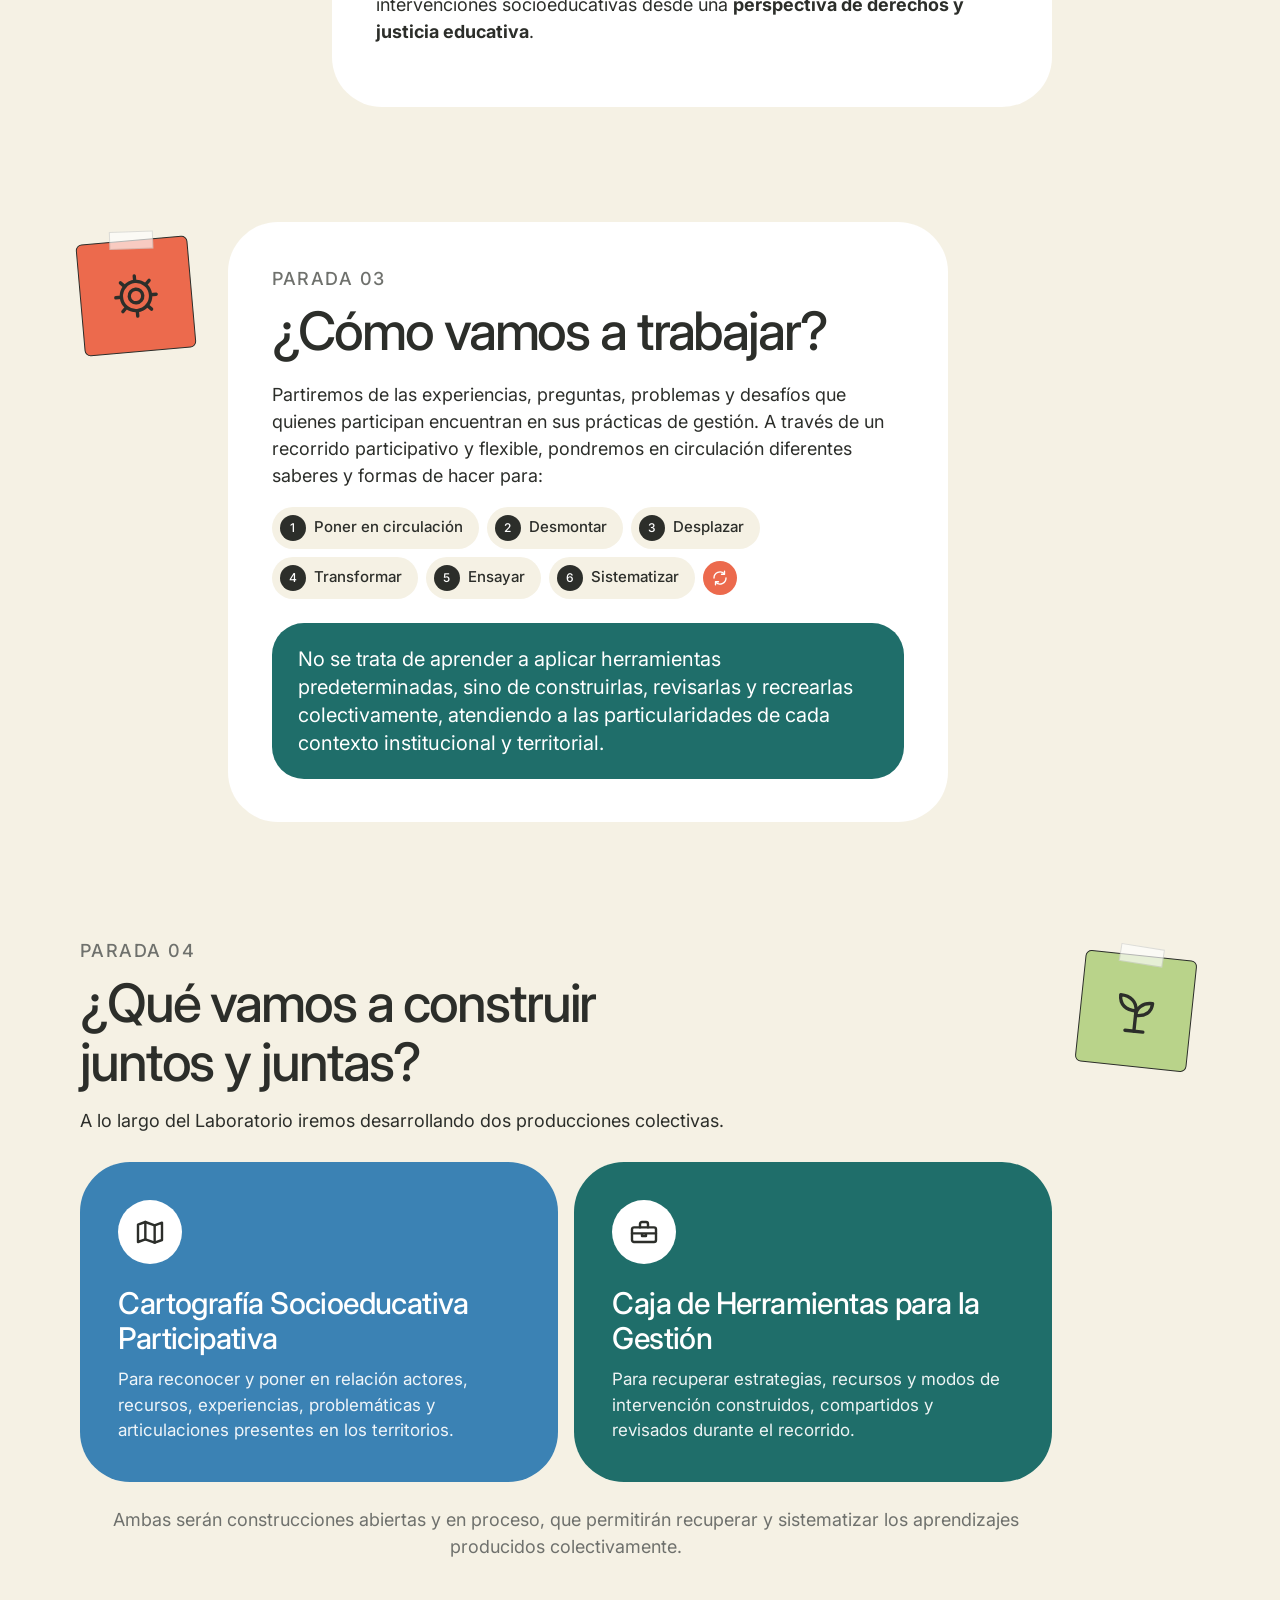
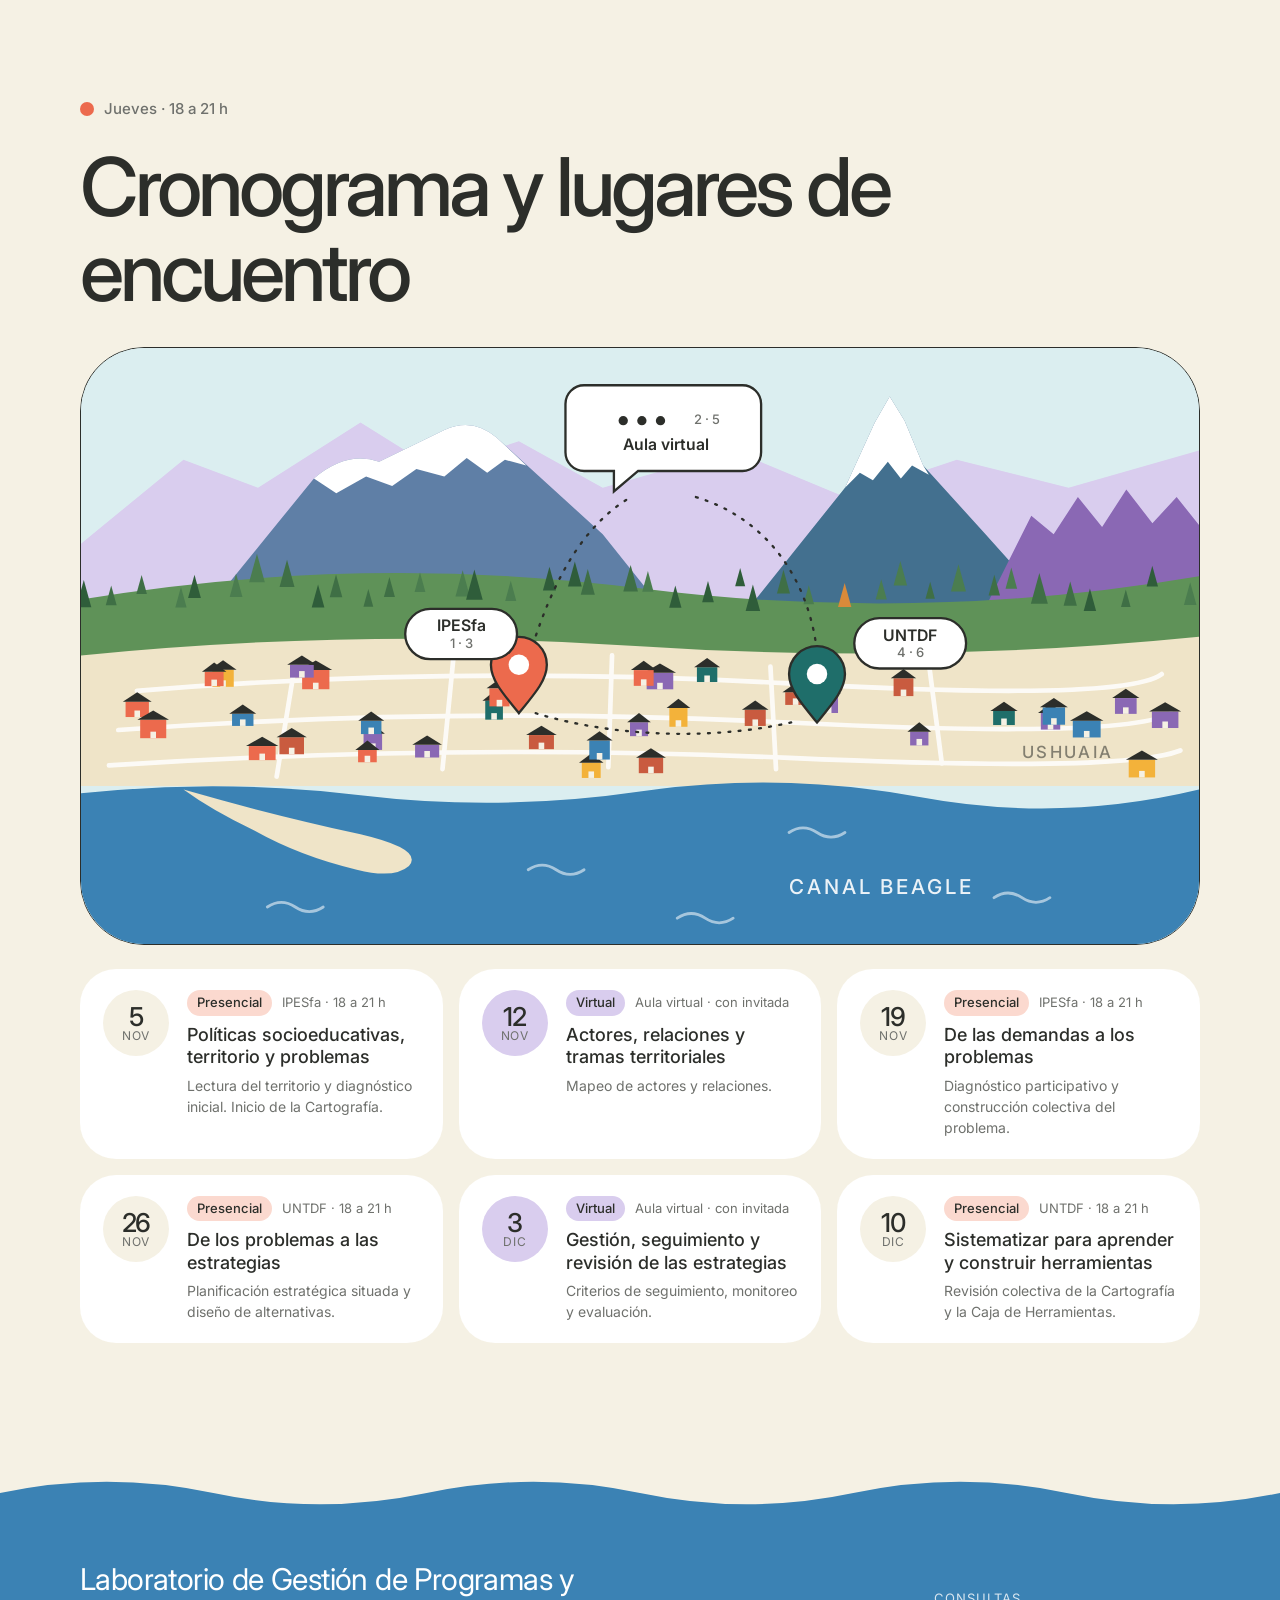
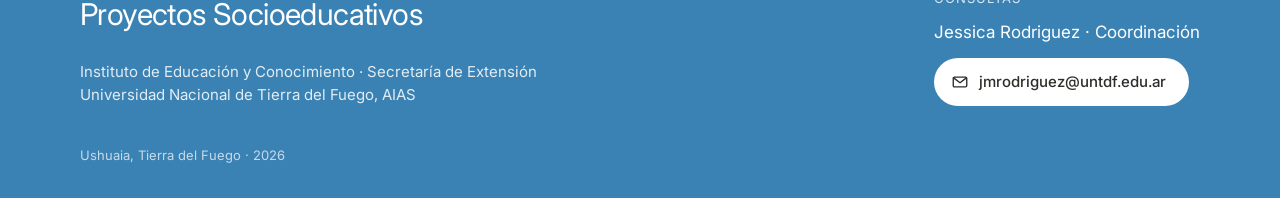
<file: v1/index.html>
<!doctype html>
<html lang="es" class="no-js">
<head>
  <meta charset="utf-8">
  <meta name="viewport" content="width=device-width, initial-scale=1">
  <title>Laboratorio de Gestión · UNTDF</title>
  <meta name="description" content="Laboratorio de Gestión de Programas y Proyectos Socioeducativos. Proyecto de extensión del Instituto de Educación y Conocimiento, UNTDF. Ushuaia, noviembre–diciembre 2026.">
  <link rel="preconnect" href="https://fonts.googleapis.com">
  <link rel="preconnect" href="https://fonts.gstatic.com" crossorigin>
  <link href="https://fonts.googleapis.com/css2?family=Inter:wght@400;500;600&display=swap" rel="stylesheet">
  <link rel="stylesheet" href="css/styles.css">
</head>
<body>

  <!-- Sprite de íconos (trazo simple, estilo post-it del flyer) -->
  <svg width="0" height="0" style="position:absolute" aria-hidden="true">
    <defs>
      <symbol id="i-people" viewBox="0 0 24 24"><circle cx="7" cy="9" r="2.4"/><circle cx="12" cy="7.5" r="2.6"/><circle cx="17" cy="9" r="2.4"/><path d="M3 18c0-2.6 1.8-4.6 4-4.6 1 0 1.9.4 2.6 1"/><path d="M21 18c0-2.6-1.8-4.6-4-4.6-1 0-1.9.4-2.6 1"/><path d="M7.5 19c0-3 2-5.4 4.5-5.4s4.5 2.4 4.5 5.4"/></symbol>
      <symbol id="i-book" viewBox="0 0 24 24"><path d="M12 6.5C10 5 7 4.5 3.5 5v13c3.5-.5 6.5 0 8.5 1.5"/><path d="M12 6.5C14 5 17 4.5 20.5 5v13c-3.5-.5-6.5 0-8.5 1.5z"/></symbol>
      <symbol id="i-gear" viewBox="0 0 24 24"><circle cx="12" cy="12" r="3"/><path d="M12 3v2.5M12 18.5V21M3 12h2.5M18.5 12H21M5.6 5.6l1.8 1.8M16.6 16.6l1.8 1.8M5.6 18.4l1.8-1.8M16.6 7.4l1.8-1.8"/><circle cx="12" cy="12" r="6.5"/></symbol>
      <symbol id="i-sprout" viewBox="0 0 24 24"><path d="M12 21v-9"/><path d="M12 12C12 8 9 5.5 4.5 5.5 4.5 10 7.5 12 12 12z"/><path d="M12 14c0-3.5 2.6-6 7-6 0 4-2.8 6-7 6z"/><path d="M8 21h8"/></symbol>
      <symbol id="i-bulb" viewBox="0 0 24 24"><path d="M9 17.5h6M10 21h4"/><path d="M12 3a6 6 0 0 0-3.6 10.8c.6.5 1 1.3 1 2.1v.6h5.2v-.6c0-.8.4-1.6 1-2.1A6 6 0 0 0 12 3z"/><path d="M10.5 13.5c0-2 .5-3.5 1.5-4.5 1 1 1.5 2.5 1.5 4.5"/></symbol>
      <symbol id="i-map" viewBox="0 0 24 24"><path d="M3 6.5l5.5-2 7 2.5 5.5-2v13l-5.5 2-7-2.5-5.5 2z"/><path d="M8.5 4.5v13M15.5 7v13"/></symbol>
      <symbol id="i-toolbox" viewBox="0 0 24 24"><rect x="3" y="8.5" width="18" height="11" rx="1.5"/><path d="M9 8.5V6a1.5 1.5 0 0 1 1.5-1.5h3A1.5 1.5 0 0 1 15 6v2.5"/><path d="M3 13h18M10.5 13v2h3v-2"/></symbol>
      <symbol id="i-pin" viewBox="0 0 24 24"><path d="M12 21s-6.5-6.2-6.5-11a6.5 6.5 0 0 1 13 0c0 4.8-6.5 11-6.5 11z"/><circle cx="12" cy="10" r="2.3"/></symbol>
      <symbol id="i-chat" viewBox="0 0 24 24"><path d="M4 5.5h16v10H10l-4.5 3.5v-3.5H4z"/><path d="M8.5 10.5h.01M12 10.5h.01M15.5 10.5h.01" stroke-width="2.6"/></symbol>
      <symbol id="i-arrow" viewBox="0 0 24 24"><path d="M5 12h14M13 6l6 6-6 6"/></symbol>
      <symbol id="i-mail" viewBox="0 0 24 24"><rect x="3" y="5.5" width="18" height="13" rx="1.5"/><path d="M3.5 6.5l8.5 6.5 8.5-6.5"/></symbol>
      <symbol id="i-cycle" viewBox="0 0 24 24"><path d="M20 12a8 8 0 0 1-13.7 5.6M4 12a8 8 0 0 1 13.7-5.6"/><path d="M18 3v4h-4M6 21v-4h4"/></symbol>
    </defs>
  </svg>

  <!-- ============ NAV ============ -->
  <header class="nav-wrap">
    <nav class="nav" aria-label="Principal">
      <a class="brand" href="#inicio">
        <span class="brand__mark" aria-hidden="true">
          <svg viewBox="0 0 40 40"><path d="M4 31 L14 15 L19 21 L26 9 L36 31 Z" fill="#fff"/><path d="M23 14 L26 9 L29 14 L27 13 L26 15 L24.5 13 Z" fill="var(--teal)"/></svg>
        </span>
        <span class="brand__name">Laboratorio<span class="brand__sub">PPSE · UNTDF</span></span>
      </a>
      <ul class="nav__links" id="nav-links">
        <li><a href="#laboratorio">El laboratorio</a></li>
        <li><a href="#proponemos">Propuesta</a></li>
        <li><a href="#trabajo">Cómo trabajamos</a></li>
        <li><a href="#construir">Producciones</a></li>
        <li><a href="#cronograma">Cronograma</a></li>
      </ul>
      <a class="btn btn--ghost nav__cta" href="#contacto">Consultas <span class="dot dot--coral" aria-hidden="true"></span></a>
      <button class="nav__toggle" aria-controls="nav-links" aria-expanded="false" aria-label="Abrir menú">
        <span></span><span></span>
      </button>
    </nav>
  </header>

  <main>
    <!-- ============ HERO ============ -->
    <section class="hero" id="inicio">
      <div class="container">
        <p class="eyebrow reveal">
          <span class="dot dot--teal" aria-hidden="true"></span>
          Proyecto de extensión · Instituto de Educación y Conocimiento · UNTDF
        </p>
        <h1 class="hero__title reveal">
          <span class="hero__display">Laboratorio</span>
          <span class="hero__rest">de Gestión de Programas y&nbsp;Proyectos Socioeducativos</span>
        </h1>
        <div class="hero__foot reveal">
          <p class="hero__lead">Un espacio para pensar juntos y juntas la gestión socioeducativa desde el territorio: cruzar saberes, revisar prácticas y construir herramientas situadas.</p>
          <div class="hero__actions">
            <a class="btn btn--teal" href="#cronograma">Ver encuentros <span class="dot dot--white" aria-hidden="true"></span></a>
            <a class="btn btn--ghost" href="#laboratorio">Conocer la propuesta <svg class="ico"><use href="#i-arrow"/></svg></a>
          </div>
        </div>
      </div>

      <!-- Panorama de Ushuaia: Martial, Olivia, Cinco Hermanos -->
      <div class="panorama" aria-hidden="true">
        <svg viewBox="0 0 1440 380" preserveAspectRatio="xMidYMax slice">
          <!-- cordón trasero -->
          <path d="M0 250 L90 190 L170 215 L260 140 L340 185 L420 150 L520 200 L640 165 L760 215 L880 175 L1000 200 L1120 150 L1240 190 L1340 160 L1440 205 V380 H0 Z" fill="var(--lilac-soft)"/>
          <!-- Martial -->
          <path d="M80 380 L230 205 Q270 160 315 175 L395 125 Q430 105 462 132 L590 250 L720 380 Z" fill="var(--slate)"/>
          <path d="M230 205 Q270 160 315 175 L395 125 Q430 105 462 132 L505 172 L478 164 L455 182 L428 160 L398 186 L362 175 L330 198 L300 186 L262 210 Z" fill="var(--snow)"/>
          <!-- Monte Olivia -->
          <path d="M760 380 L905 190 L948 98 L968 62 L986 92 L1010 150 L1090 245 L1200 380 Z" fill="var(--olivia)"/>
          <path d="M905 190 L948 98 L968 62 L986 92 L1010 150 L1018 162 L996 150 L982 168 L966 146 L948 170 L930 160 Z" fill="var(--snow)"/>
          <!-- Cinco Hermanos -->
          <path d="M1080 380 L1150 232 L1178 258 L1208 205 L1238 245 L1268 196 L1300 240 L1330 204 L1360 248 L1392 214 L1440 270 V380 Z" fill="var(--violet)"/>
          <path d="M1150 232 L1178 258 L1166 248 Z M1196 226 L1208 205 L1222 226 L1210 220 Z M1256 216 L1268 196 L1282 218 L1268 212 Z M1320 220 L1330 204 L1342 222 L1331 216 Z M1382 228 L1392 214 L1404 230 L1393 225 Z" fill="var(--snow)"/>
          <!-- sol / lamparita -->
          <circle cx="640" cy="120" r="58" fill="var(--mustard)" opacity=".85"/>
          <!-- colinas con bosque -->
          <path d="M0 330 Q240 270 520 310 T1000 300 T1440 290 V380 H0 Z" fill="var(--forest)"/>
          <g class="trees" data-y="300" data-count="46"></g>
          <path d="M0 360 Q360 330 720 352 T1440 345 V380 H0 Z" fill="var(--forest-deep)"/>
        </svg>
        <span class="panorama__label panorama__label--martial">Martial</span>
        <span class="panorama__label panorama__label--olivia">Monte Olivia</span>
        <span class="panorama__label panorama__label--hermanos">Cinco Hermanos</span>
      </div>
    </section>

    <!-- ============ FLYER + RESEÑA ============ -->
    <section class="intro">
      <div class="container intro__grid">
        <figure class="intro__art reveal">
          <img src="../assets/flyer.jpg" alt="Ilustración del Laboratorio: manos que ubican post-its con íconos sobre un mapa de Ushuaia con montañas, el canal, casas y una caja de herramientas." width="1374" height="1145">
        </figure>
        <div class="card intro__card reveal">
          <span class="tag tag--coral">Noviembre – Diciembre 2026 · Ushuaia</span>
          <p class="intro__text">En un contexto que vuelve a poner en agenda el derecho a la educación y el valor de las políticas socioeducativas, se abre un espacio para <strong>pensar juntos</strong>.</p>
          <p>Cada comunidad enfrenta problemáticas singulares que exigen respuestas situadas —y no fórmulas cerradas—. El Laboratorio invita a cruzar saberes académicos, institucionales y territoriales para construir colectivamente conocimientos y herramientas de gestión.</p>
          <ul class="facts">
            <li><strong>6</strong><span>encuentros</span></li>
            <li><strong>4</strong><span>presenciales</span></li>
            <li><strong>2</strong><span>virtuales</span></li>
          </ul>
        </div>
      </div>
    </section>

    <!-- ============ RECORRIDO (paradas sobre el camino punteado) ============ -->
    <section class="recorrido" id="recorrido">
      <svg class="recorrido__path" aria-hidden="true">
        <defs>
          <mask id="path-reveal" maskUnits="userSpaceOnUse">
            <path class="path-mask" fill="none" stroke="#fff" stroke-width="10"/>
          </mask>
        </defs>
        <path class="path-line" fill="none" mask="url(#path-reveal)"/>
      </svg>

      <div class="container">

        <!-- Parada 1 -->
        <article class="stop" id="laboratorio">
          <div class="postit postit--mustard" aria-hidden="true"><svg class="ico"><use href="#i-bulb"/></svg></div>
          <div class="card stop__card reveal">
            <p class="stop__num">Parada 01</p>
            <h2>¿Qué es un laboratorio social?</h2>
            <p>Los laboratorios sociales son espacios de encuentro, participación y producción colectiva de conocimiento, orientados a abordar problemas complejos desde el diálogo entre diversos actores, saberes y experiencias.</p>
            <div class="dims">
              <div class="dim dim--teal">
                <h3>Social</h3>
                <p>Reúne diferentes perspectivas y experiencias.</p>
              </div>
              <div class="dim dim--coral">
                <h3>Experimental</h3>
                <p>Habilita el ensayo, la revisión y la transformación de alternativas.</p>
              </div>
              <div class="dim dim--violet">
                <h3>Sistémica</h3>
                <p>Considera las relaciones entre problemas, actores y contextos.</p>
              </div>
            </div>
            <p class="muted">Desde esta concepción, nuestro Laboratorio propone recuperar las propias prácticas de gestión para interrogarlas, revisarlas y construir nuevas posibilidades de intervención <cite>(Tabarés Gutiérrez y Bierwirth, 2019)</cite>.</p>
          </div>
        </article>

        <!-- Parada 2 -->
        <article class="stop stop--right" id="proponemos">
          <div class="postit postit--lilac" aria-hidden="true"><svg class="ico"><use href="#i-people"/></svg></div>
          <div class="card stop__card reveal">
            <p class="stop__num">Parada 02</p>
            <h2>¿Qué nos proponemos?</h2>
            <p>Generar un espacio de formación y reflexión crítica sobre la gestión de programas y proyectos socioeducativos, reconociendo que las prácticas se desarrollan en territorios diversos, atravesados por desigualdades y desafíos que requieren respuestas situadas.</p>
            <p>Buscamos poner en diálogo los saberes</p>
            <ul class="chips">
              <li class="chip">académicos</li>
              <li class="chip">institucionales</li>
              <li class="chip">territoriales</li>
            </ul>
            <p>para problematizar las formas de comprender y abordar las situaciones de gestión y construir colectivamente herramientas que fortalezcan las intervenciones socioeducativas desde una <strong>perspectiva de derechos y justicia educativa</strong>.</p>
          </div>
        </article>

        <!-- Parada 3 -->
        <article class="stop" id="trabajo">
          <div class="postit postit--coral" aria-hidden="true"><svg class="ico"><use href="#i-gear"/></svg></div>
          <div class="card stop__card reveal">
            <p class="stop__num">Parada 03</p>
            <h2>¿Cómo vamos a trabajar?</h2>
            <p>Partiremos de las experiencias, preguntas, problemas y desafíos que quienes participan encuentran en sus prácticas de gestión. A través de un recorrido participativo y flexible, pondremos en circulación diferentes saberes y formas de hacer para:</p>
            <ol class="cycle" aria-label="Ciclo metodológico">
              <li>Poner en circulación</li>
              <li>Desmontar</li>
              <li>Desplazar</li>
              <li>Transformar</li>
              <li>Ensayar</li>
              <li>Sistematizar</li>
              <li class="cycle__back" aria-hidden="true"><svg class="ico"><use href="#i-cycle"/></svg></li>
            </ol>
            <blockquote class="quote">No se trata de aprender a aplicar herramientas predeterminadas, sino de construirlas, revisarlas y recrearlas colectivamente, atendiendo a las particularidades de cada contexto institucional y territorial.</blockquote>
          </div>
        </article>

        <!-- Parada 4 -->
        <article class="stop stop--right stop--wide" id="construir">
          <div class="postit postit--green" aria-hidden="true"><svg class="ico"><use href="#i-sprout"/></svg></div>
          <div class="stop__card reveal">
            <p class="stop__num">Parada 04</p>
            <h2 class="section-title">¿Qué vamos a construir juntos y juntas?</h2>
            <p class="lead">A lo largo del Laboratorio iremos desarrollando dos producciones colectivas.</p>
            <div class="products">
              <div class="product product--map">
                <span class="product__icon"><svg class="ico"><use href="#i-map"/></svg></span>
                <h3>Cartografía Socioeducativa Participativa</h3>
                <p>Para reconocer y poner en relación actores, recursos, experiencias, problemáticas y articulaciones presentes en los territorios.</p>
              </div>
              <div class="product product--box">
                <span class="product__icon"><svg class="ico"><use href="#i-toolbox"/></svg></span>
                <h3>Caja de Herramientas para la Gestión</h3>
                <p>Para recuperar estrategias, recursos y modos de intervención construidos, compartidos y revisados durante el recorrido.</p>
              </div>
            </div>
            <p class="muted center">Ambas serán construcciones abiertas y en proceso, que permitirán recuperar y sistematizar los aprendizajes producidos colectivamente.</p>
          </div>
        </article>

      </div>
    </section>

    <!-- ============ CRONOGRAMA SOBRE EL MAPA ============ -->
    <section class="cronograma" id="cronograma">
      <div class="container">
        <header class="section-head reveal">
          <p class="eyebrow"><span class="dot dot--coral" aria-hidden="true"></span>Jueves · 18 a 21 h</p>
          <h2 class="section-title">Cronograma y lugares de encuentro</h2>
        </header>

        <div class="map-wrap reveal">
          <!-- Mapa ilustrado de Ushuaia (no a escala; ubicaciones aproximadas) -->
          <svg class="map" viewBox="0 0 1200 640" role="img" aria-labelledby="map-title">
            <title id="map-title">Mapa ilustrado de Ushuaia con los lugares de encuentro: IPESfa, UNTDF y el aula virtual.</title>
            <rect width="1200" height="640" fill="var(--sky-soft)"/>
            <!-- montañas -->
            <path d="M0 210 L110 120 L190 150 L300 80 L380 130 L470 100 L560 150 L700 110 L820 160 L940 120 L1060 150 L1200 110 V300 H0 Z" fill="var(--lilac-soft)"/>
            <path d="M120 300 L250 140 Q285 110 320 122 L390 88 Q420 74 446 96 L560 200 L640 300 Z" fill="var(--slate)"/>
            <path d="M250 140 Q285 110 320 122 L390 88 Q420 74 446 96 L478 126 L455 120 L436 134 L414 118 L390 138 L360 130 L334 148 L306 138 L274 156 Z" fill="var(--snow)"/>
            <path d="M700 300 L820 150 L852 80 L868 52 L884 78 L904 126 L980 210 L1060 300 Z" fill="var(--olivia)"/>
            <path d="M820 150 L852 80 L868 52 L884 78 L904 126 L910 136 L892 126 L880 140 L866 122 L850 142 L836 134 Z" fill="var(--snow)"/>
            <path d="M960 300 L1020 180 L1044 200 L1070 160 L1096 192 L1122 152 L1150 188 L1176 160 L1200 190 V300 Z" fill="var(--violet)"/>
            <!-- bosque y ladera -->
            <path d="M0 270 Q300 220 600 258 T1200 245 V420 H0 Z" fill="var(--forest)"/>
            <g class="trees" data-y="250" data-count="40" data-scale="0.8"></g>
            <!-- ciudad -->
            <path d="M0 330 Q300 300 600 320 T1200 310 V470 H0 Z" fill="var(--land)"/>
            <g class="streets" stroke="#fff" stroke-width="5" stroke-linecap="round" fill="none" opacity=".85">
              <path d="M60 368 Q400 340 760 360 T1160 350"/>
              <path d="M40 410 Q400 384 760 402 T1170 392"/>
              <path d="M30 448 Q400 424 760 440 T1180 432"/>
              <path d="M230 338 L210 460 M400 330 L388 452 M570 330 L566 450 M740 342 L746 452 M910 338 L924 446"/>
            </g>
            <g class="houses" data-x0="40" data-x1="1160" data-y0="340" data-y1="450" data-count="36"></g>
            <!-- canal Beagle -->
            <path d="M0 478 Q150 462 300 480 T600 476 T900 482 T1200 474 V640 H0 Z" fill="var(--water)"/>
            <!-- península -->
            <path d="M110 474 Q200 500 300 522 Q368 538 352 556 Q336 570 296 560 Q236 546 186 518 Q140 496 110 474 Z" fill="var(--land)"/>
            <g class="waves" stroke="#fff" stroke-width="3" fill="none" stroke-linecap="round" opacity=".55">
              <path d="M480 560 q15 -10 30 0 t30 0"/><path d="M760 520 q15 -10 30 0 t30 0"/><path d="M980 590 q15 -10 30 0 t30 0"/><path d="M200 600 q15 -10 30 0 t30 0"/><path d="M640 612 q15 -10 30 0 t30 0"/>
            </g>
            <text x="760" y="586" class="map__water-label">Canal Beagle</text>
            <text x="1010" y="440" class="map__city-label">Ushuaia</text>

            <!-- recorridos entre lugares -->
            <g class="routes" fill="none" stroke="var(--ink)" stroke-width="2.5" stroke-dasharray="2 9" stroke-linecap="round">
              <path d="M470 372 C 500 250, 540 190, 590 160"/>
              <path d="M660 160 C 760 190, 800 290, 790 380"/>
              <path d="M488 392 C 580 420, 690 420, 770 400"/>
            </g>

            <!-- aula virtual: nube/globo como en el flyer -->
            <g class="place" data-place="virtual" tabindex="0" aria-label="Aula virtual: encuentros 2 y 5" transform="translate(-150 -50)">
              <path d="M690 90 h170 a20 20 0 0 1 20 20 v52 a20 20 0 0 1 -20 20 h-112 l-26 22 v-22 h-32 a20 20 0 0 1 -20 -20 v-52 a20 20 0 0 1 20 -20z" class="place__bubble"/>
              <circle cx="732" cy="128" r="5" fill="var(--ink)"/><circle cx="752" cy="128" r="5" fill="var(--ink)"/><circle cx="772" cy="128" r="5" fill="var(--ink)"/>
              <text x="732" y="160" class="place__name">Aula virtual</text>
              <text x="808" y="132" class="place__nums">2 · 5</text>
            </g>

            <!-- IPESfa -->
            <g class="place" data-place="ipesfa" tabindex="0" aria-label="IPESfa: encuentros 1 y 3" transform="translate(470 392)">
              <path class="place__pin" d="M0 0 c-18 -22 -30 -36 -30 -52 a30 30 0 0 1 60 0 c0 16 -12 30 -30 52z"/>
              <circle cy="-52" r="11" fill="#fff"/>
              <g class="place__label" transform="translate(-122 -112)">
                <rect width="120" height="54" rx="27"/>
                <text x="60" y="24" text-anchor="middle" class="place__name">IPESfa</text>
                <text x="60" y="42" text-anchor="middle" class="place__nums">1 · 3</text>
              </g>
            </g>

            <!-- UNTDF -->
            <g class="place" data-place="untdf" tabindex="0" aria-label="UNTDF: encuentros 4 y 6" transform="translate(790 402)">
              <path class="place__pin" d="M0 0 c-18 -22 -30 -36 -30 -52 a30 30 0 0 1 60 0 c0 16 -12 30 -30 52z"/>
              <circle cy="-52" r="11" fill="#fff"/>
              <g class="place__label" transform="translate(40 -112)">
                <rect width="120" height="54" rx="27"/>
                <text x="60" y="24" text-anchor="middle" class="place__name">UNTDF</text>
                <text x="60" y="42" text-anchor="middle" class="place__nums">4 · 6</text>
              </g>
            </g>
          </svg>
        </div>

        <!-- TODO equipo: confirmar horario de los virtuales y el del 26/11 (en Página 1 dice "1 a 21hs"). -->
        <ol class="sessions">
          <li class="session reveal" data-place="ipesfa">
            <div class="session__date"><strong>5</strong><span>nov</span></div>
            <div class="session__body">
              <div class="session__meta"><span class="mode mode--presencial">Presencial</span><span>IPESfa · 18 a 21 h</span></div>
              <h3>Políticas socioeducativas, territorio y problemas</h3>
              <p>Lectura del territorio y diagnóstico inicial. Inicio de la Cartografía.</p>
            </div>
          </li>
          <li class="session reveal" data-place="virtual">
            <div class="session__date"><strong>12</strong><span>nov</span></div>
            <div class="session__body">
              <div class="session__meta"><span class="mode mode--virtual">Virtual</span><span>Aula virtual · con invitada</span></div>
              <h3>Actores, relaciones y tramas territoriales</h3>
              <p>Mapeo de actores y relaciones.</p>
            </div>
          </li>
          <li class="session reveal" data-place="ipesfa">
            <div class="session__date"><strong>19</strong><span>nov</span></div>
            <div class="session__body">
              <div class="session__meta"><span class="mode mode--presencial">Presencial</span><span>IPESfa · 18 a 21 h</span></div>
              <h3>De las demandas a los problemas</h3>
              <p>Diagnóstico participativo y construcción colectiva del problema.</p>
            </div>
          </li>
          <li class="session reveal" data-place="untdf">
            <div class="session__date"><strong>26</strong><span>nov</span></div>
            <div class="session__body">
              <div class="session__meta"><span class="mode mode--presencial">Presencial</span><span>UNTDF · 18 a 21 h</span></div>
              <h3>De los problemas a las estrategias</h3>
              <p>Planificación estratégica situada y diseño de alternativas.</p>
            </div>
          </li>
          <li class="session reveal" data-place="virtual">
            <div class="session__date"><strong>3</strong><span>dic</span></div>
            <div class="session__body">
              <div class="session__meta"><span class="mode mode--virtual">Virtual</span><span>Aula virtual · con invitada</span></div>
              <h3>Gestión, seguimiento y revisión de las estrategias</h3>
              <p>Criterios de seguimiento, monitoreo y evaluación.</p>
            </div>
          </li>
          <li class="session reveal" data-place="untdf">
            <div class="session__date"><strong>10</strong><span>dic</span></div>
            <div class="session__body">
              <div class="session__meta"><span class="mode mode--presencial">Presencial</span><span>UNTDF · 18 a 21 h</span></div>
              <h3>Sistematizar para aprender y construir herramientas</h3>
              <p>Revisión colectiva de la Cartografía y la Caja de Herramientas.</p>
            </div>
          </li>
        </ol>
      </div>
    </section>
  </main>

  <!-- ============ FOOTER: canal Beagle ============ -->
  <footer class="footer" id="contacto">
    <svg class="footer__wave" viewBox="0 0 1440 80" preserveAspectRatio="none" aria-hidden="true">
      <path d="M0 40 Q120 10 240 40 T480 40 T720 40 T960 40 T1200 40 T1440 40 V80 H0 Z" fill="var(--water)"/>
    </svg>
    <div class="footer__body">
      <div class="container footer__grid">
        <div>
          <p class="footer__title">Laboratorio de Gestión de Programas y Proyectos Socioeducativos</p>
          <p class="footer__org">Instituto de Educación y Conocimiento · Secretaría de Extensión<br>Universidad Nacional de Tierra del Fuego, AIAS</p>
        </div>
        <div class="footer__contact">
          <p class="footer__label">Consultas</p>
          <p>Jessica Rodriguez · Coordinación</p>
          <a class="btn btn--white" href="mailto:jmrodriguez@untdf.edu.ar"><svg class="ico"><use href="#i-mail"/></svg> jmrodriguez@untdf.edu.ar</a>
        </div>
      </div>
      <p class="container footer__fine">Ushuaia, Tierra del Fuego · 2026</p>
    </div>
  </footer>

  <script src="js/main.js"></script>
</body>
</html>
</file>
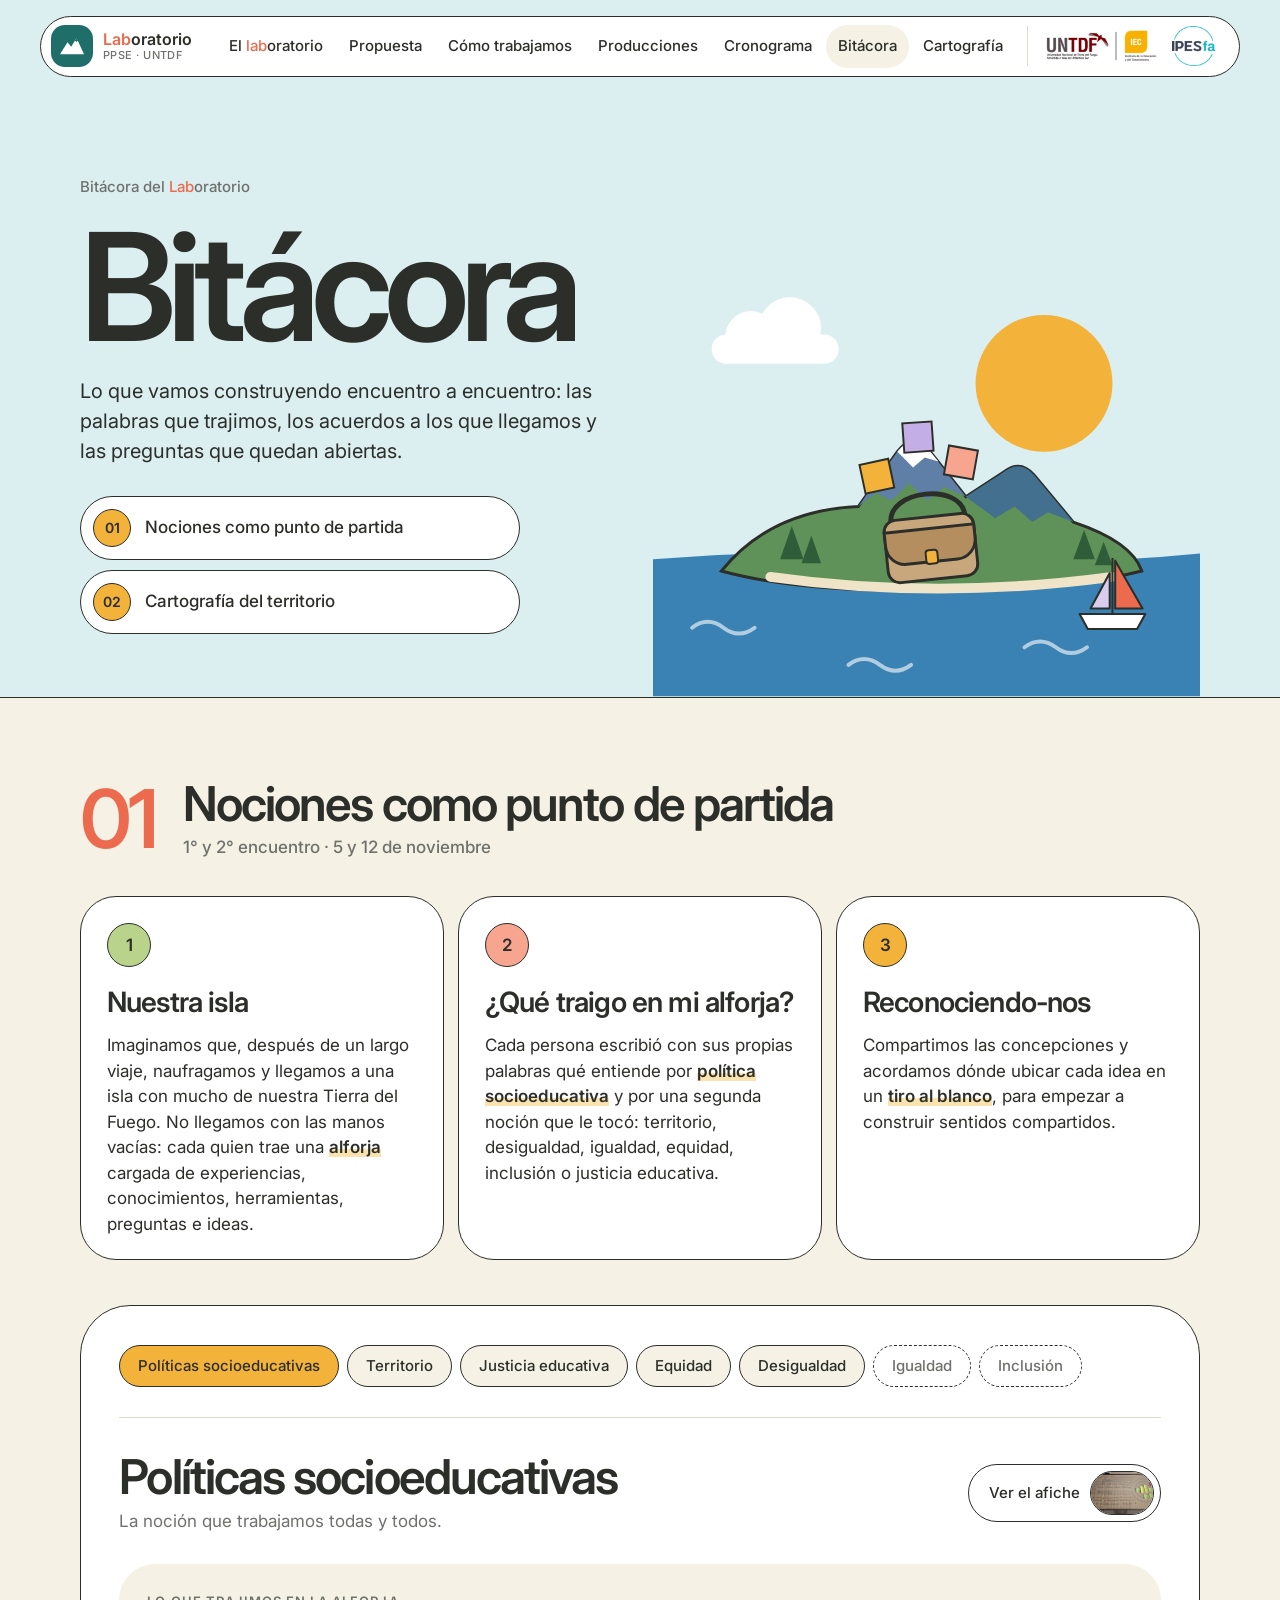
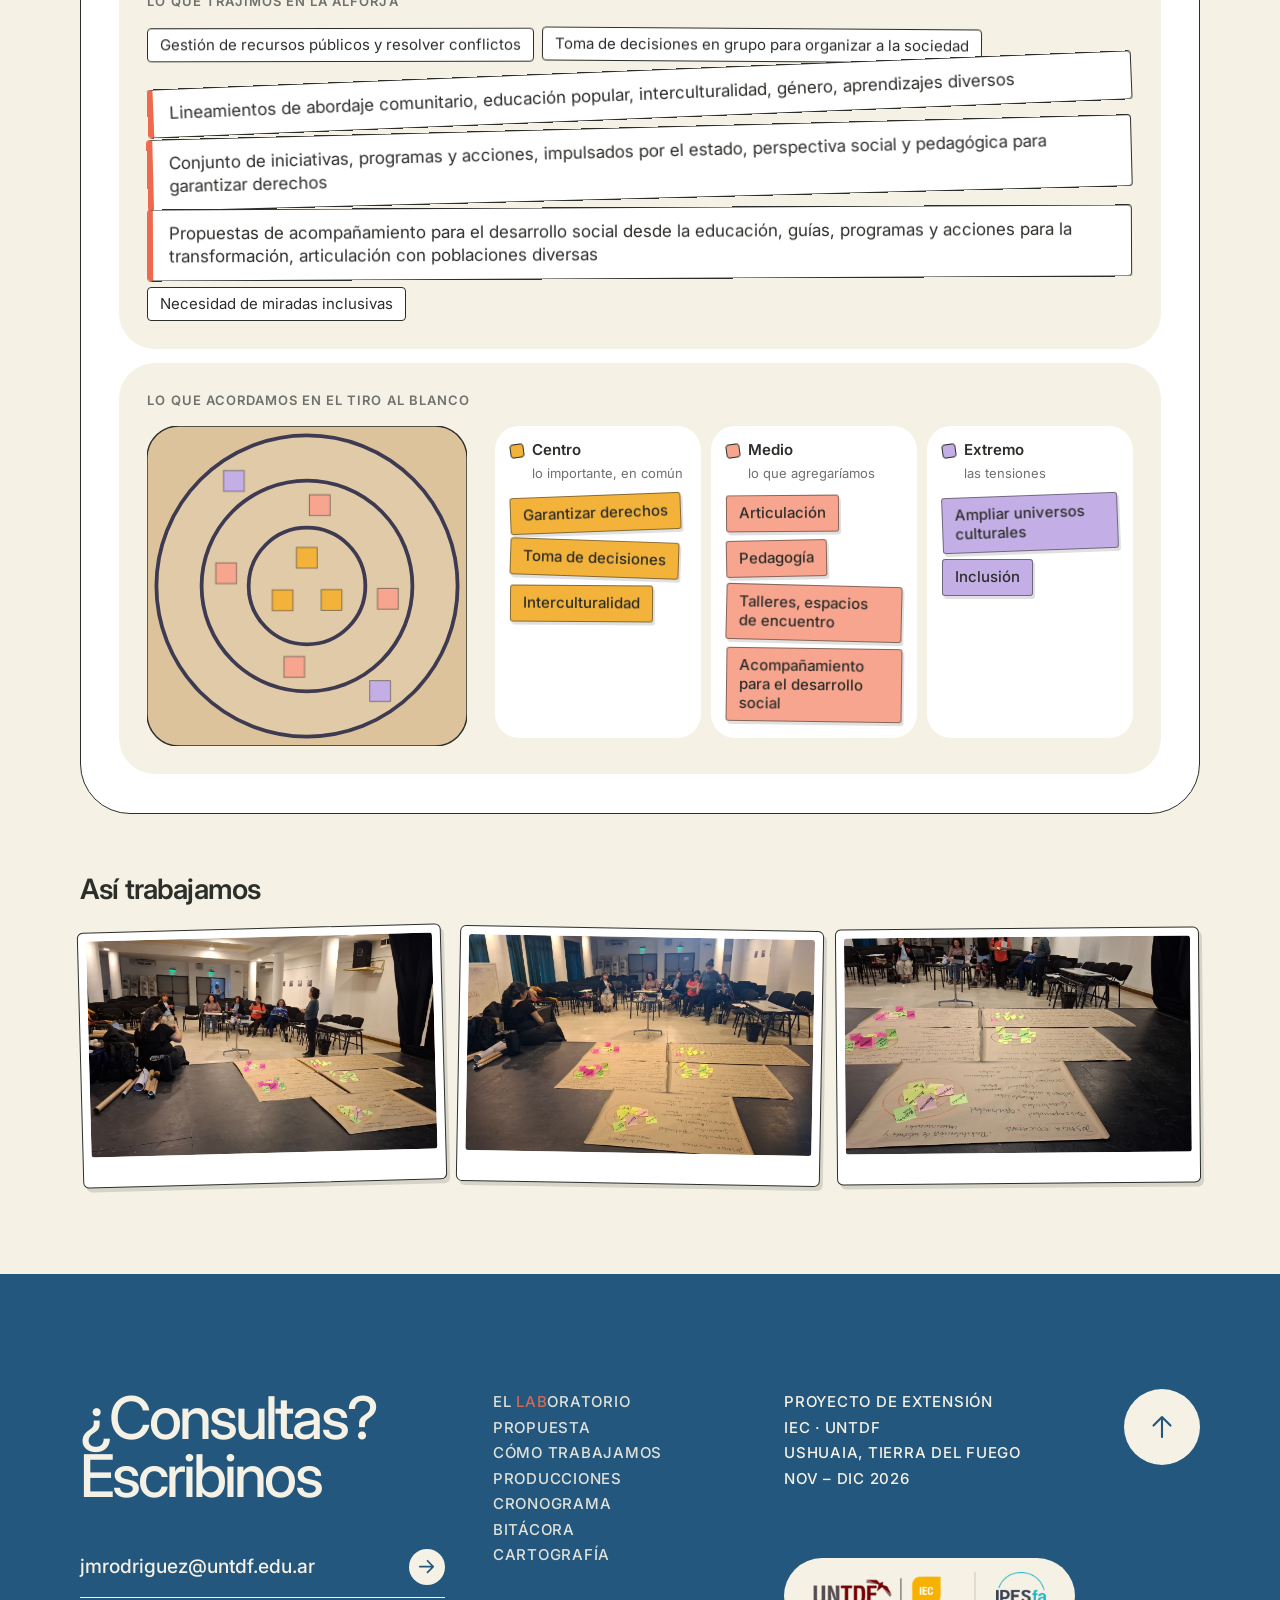
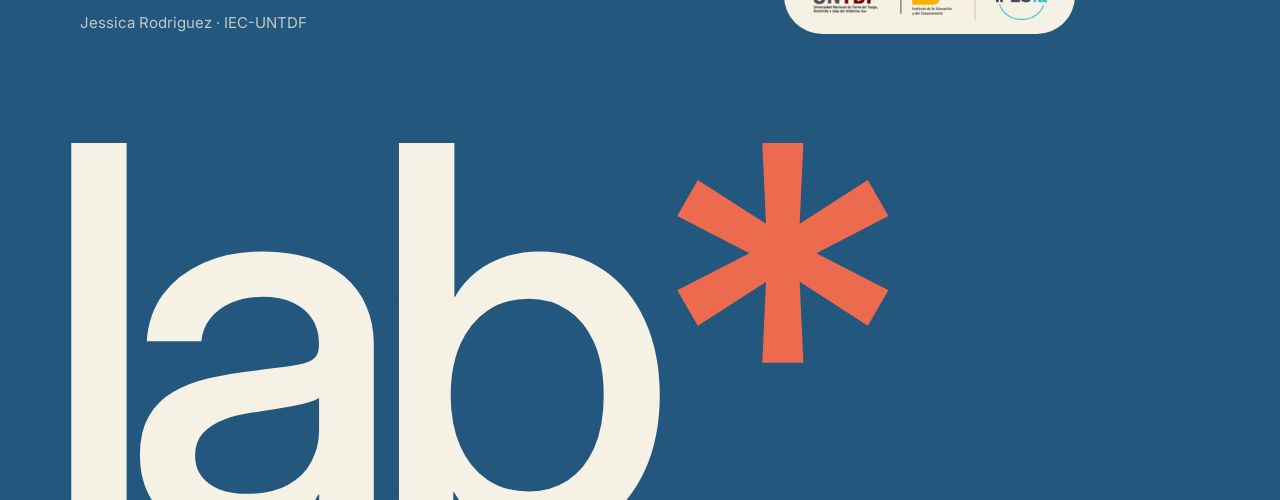
<file: bitacora.html>
<!doctype html>
<html lang="es" class="no-js">
<head>
  <meta charset="utf-8">
  <meta name="viewport" content="width=device-width, initial-scale=1">
  <title>Bitácora · Laboratorio de Gestión · UNTDF</title>
  <meta name="description" content="Bitácora del Laboratorio de Gestión de Programas y Proyectos Socioeducativos: lo que vamos construyendo encuentro a encuentro.">
  <link rel="preconnect" href="https://fonts.googleapis.com">
  <link rel="preconnect" href="https://fonts.gstatic.com" crossorigin>
  <link href="https://fonts.googleapis.com/css2?family=Inter:wght@400;500;600&display=swap" rel="stylesheet">
  <link rel="stylesheet" href="css/styles.css">
  <link rel="stylesheet" href="css/bitacora.css">
</head>
<body id="top">

  <!-- Sprite de íconos -->
  <svg width="0" height="0" style="position:absolute" aria-hidden="true">
    <defs>
      <symbol id="i-people" viewBox="0 0 24 24"><circle cx="7" cy="9" r="2.4"/><circle cx="12" cy="7.5" r="2.6"/><circle cx="17" cy="9" r="2.4"/><path d="M3 18c0-2.6 1.8-4.6 4-4.6 1 0 1.9.4 2.6 1"/><path d="M21 18c0-2.6-1.8-4.6-4-4.6-1 0-1.9.4-2.6 1"/><path d="M7.5 19c0-3 2-5.4 4.5-5.4s4.5 2.4 4.5 5.4"/></symbol>
      <symbol id="i-gear" viewBox="0 0 24 24"><circle cx="12" cy="12" r="3"/><path d="M12 3v2.5M12 18.5V21M3 12h2.5M18.5 12H21M5.6 5.6l1.8 1.8M16.6 16.6l1.8 1.8M5.6 18.4l1.8-1.8M16.6 7.4l1.8-1.8"/><circle cx="12" cy="12" r="6.5"/></symbol>
      <symbol id="i-sprout" viewBox="0 0 24 24"><path d="M12 21v-9"/><path d="M12 12C12 8 9 5.5 4.5 5.5 4.5 10 7.5 12 12 12z"/><path d="M12 14c0-3.5 2.6-6 7-6 0 4-2.8 6-7 6z"/><path d="M8 21h8"/></symbol>
      <symbol id="i-bulb" viewBox="0 0 24 24"><path d="M9 17.5h6M10 21h4"/><path d="M12 3a6 6 0 0 0-3.6 10.8c.6.5 1 1.3 1 2.1v.6h5.2v-.6c0-.8.4-1.600 1-2.1A6 6 0 0 0 12 3z"/><path d="M10.5 13.5c0-2 .5-3.5 1.5-4.5 1 1 1.5 2.5 1.5 4.5"/></symbol>
      <symbol id="i-map" viewBox="0 0 24 24"><path d="M3 6.5l5.5-2 7 2.5 5.5-2v13l-5.5 2-7-2.5-5.5 2z"/><path d="M8.5 4.5v13M15.5 7v13"/></symbol>
      <symbol id="i-toolbox" viewBox="0 0 24 24"><rect x="3" y="8.5" width="18" height="11" rx="1.5"/><path d="M9 8.5V6a1.5 1.5 0 0 1 1.5-1.5h3A1.5 1.5 0 0 1 15 6v2.5"/><path d="M3 13h18M10.5 13v2h3v-2"/></symbol>
      <symbol id="i-arrow" viewBox="0 0 24 24"><path d="M5 12h14M13 6l6 6-6 6"/></symbol>
      <symbol id="i-down" viewBox="0 0 24 24"><path d="M12 5v14M6 13l6 6 6-6"/></symbol>
      <symbol id="i-mail" viewBox="0 0 24 24"><rect x="3" y="5.5" width="18" height="13" rx="1.5"/><path d="M3.5 6.5l8.5 6.5 8.5-6.5"/></symbol>
      <symbol id="i-cycle" viewBox="0 0 24 24"><path d="M20 12a8 8 0 0 1-13.7 5.6M4 12a8 8 0 0 1 13.7-5.6"/><path d="M18 3v4h-4M6 21v-4h4"/></symbol>
    </defs>
  </svg>

  <!-- ============ NAV ============ -->
  <header class="nav-wrap">
    <nav class="nav" aria-label="Principal">
      <a class="brand" href="index.html">
        <span class="brand__mark" aria-hidden="true">
          <svg viewBox="0 0 40 40"><path d="M4 31 L14 15 L19 21 L26 9 L36 31 Z" fill="#fff"/><path d="M23 14 L26 9 L29 14 L27 13 L26 15 L24.5 13 Z" fill="var(--teal)"/></svg>
        </span>
        <span class="brand__name"><span><span class="brand__lab">Lab</span>oratorio</span><span class="brand__sub">PPSE · UNTDF</span></span>
      </a>
      <ul class="nav__links" id="nav-links">
        <li><a href="index.html#laboratorio">El laboratorio</a></li>
        <li><a href="index.html#proponemos">Propuesta</a></li>
        <li><a href="index.html#trabajo">Cómo trabajamos</a></li>
        <li><a href="index.html#construir">Producciones</a></li>
        <li><a href="index.html#cronograma">Cronograma</a></li>
        <li><a href="bitacora.html" class="is-active" aria-current="page">Bitácora</a></li>
        <li><a href="cartografia.html">Cartografía</a></li>
      </ul>
      <a class="nav__logo" href="#contacto" aria-label="UNTDF · Instituto de Educación y Conocimiento · IPESfa">
        <img src="assets/logo-untdf-iec.png" alt="" width="408" height="136">
        <img class="nav__logo-ipes" src="assets/logo-ipesfa.png" alt="" width="138" height="124">
      </a>
      <button class="nav__toggle" aria-controls="nav-links" aria-expanded="false" aria-label="Abrir menú">
        <span></span><span></span>
      </button>
    </nav>
  </header>

  <main class="bita">
    <!-- ============ PORTADA ============ -->
    <section class="bita-hero">
      <div class="container bita-hero__inner">
        <div class="bita-hero__text">
          <p class="eyebrow"><span>Bitácora del Laboratorio</span></p>
          <h1 class="bita-hero__title">Bitácora</h1>
          <p class="bita-hero__lead">Lo que vamos construyendo encuentro a encuentro: las palabras que trajimos, los acuerdos a los que llegamos y las preguntas que quedan abiertas.</p>
          <ol class="bita-index">
            <li><a href="#conceptos"><span class="bita-index__num">01</span>Nociones como punto de partida</a></li>
            <li><a href="cartografia.html"><span class="bita-index__num">02</span>Cartografía del territorio</a></li>
          </ol>
        </div>

        <!-- la isla a la que llegamos, con la alforja de cada quien -->
        <svg class="bita-hero__art" viewBox="0 0 560 440" aria-hidden="true">
          <circle cx="400" cy="120" r="70" fill="var(--mustard)"/>
          <g fill="#fff"><rect x="60" y="70" width="130" height="30" rx="15"/><circle cx="100" cy="72" r="26"/><circle cx="140" cy="64" r="32"/></g>
          <path d="M0 300 Q140 288 280 298 T560 294 V440 H0 Z" fill="var(--water)"/>
          <path d="M70 312 Q120 250 210 246 L250 190 Q265 170 282 188 L320 236 L360 210 Q376 198 390 214 L430 262 Q490 282 500 312 Q420 332 290 332 Q150 334 70 312 Z" fill="var(--forest)" stroke="var(--ink)" stroke-width="3"/>
          <path d="M210 246 L250 190 Q265 170 282 188 L320 236 L298 226 L280 240 L262 222 L244 240 L228 232 Z" fill="var(--slate)"/>
          <path d="M250 190 Q265 170 282 188 L292 200 L278 196 L266 206 L256 196 Z" fill="#fff"/>
          <path d="M320 236 L360 210 Q376 198 390 214 L430 262 L404 252 L388 262 L370 246 L350 258 Z" fill="var(--olivia)"/>
          <g fill="#2f5d3a"><path d="M130 300 l12 -34 l12 34 z"/><path d="M152 304 l10 -28 l10 28 z"/><path d="M430 300 l11 -30 l11 30 z"/><path d="M452 306 l9 -24 l9 24 z"/></g>
          <path d="M120 318 Q290 342 470 318" fill="none" stroke="var(--land)" stroke-width="10" stroke-linecap="round"/>
          <!-- alforja -->
          <g transform="translate(250 268) rotate(-6)">
            <path d="M-6 -6 C-6 -40 70 -40 70 -6" fill="none" stroke="var(--ink)" stroke-width="5" stroke-linecap="round"/>
            <rect x="-14" y="-8" width="92" height="64" rx="12" fill="#c9a77c" stroke="var(--ink)" stroke-width="3"/>
            <path d="M-14 4 h92 v14 a20 20 0 0 1 -20 20 h-52 a20 20 0 0 1 -20 -20 z" fill="#b48e5f" stroke="var(--ink)" stroke-width="3"/>
            <rect x="26" y="26" width="12" height="14" rx="3" fill="var(--mustard)" stroke="var(--ink)" stroke-width="2"/>
          </g>
          <!-- lo que sale de la alforja -->
          <g stroke="var(--ink)" stroke-width="2">
            <rect x="214" y="200" width="30" height="30" fill="var(--mustard)" transform="rotate(-12 229 215)"/>
            <rect x="300" y="186" width="30" height="30" fill="#f7a58f" transform="rotate(10 315 201)"/>
            <rect x="256" y="160" width="30" height="30" fill="var(--lilac)" transform="rotate(-4 271 175)"/>
          </g>
          <g fill="none" stroke="#fff" stroke-width="4" stroke-linecap="round" opacity=".6">
            <path d="M40 370 q16 -12 32 0 t32 0"/><path d="M380 390 q16 -12 32 0 t32 0"/><path d="M200 408 q16 -12 32 0 t32 0"/>
          </g>
          <!-- barco que llegó a la isla -->
          <g transform="translate(470 356) scale(.7)">
            <path d="M-48 0 H48 L36 22 H-36 Z" fill="#fff" stroke="var(--ink)" stroke-width="3" stroke-linejoin="round"/>
            <path d="M0 0 V-82" stroke="var(--ink)" stroke-width="3"/>
            <path d="M4 -78 L44 -8 H4 Z" fill="var(--coral)" stroke="var(--ink)" stroke-width="3" stroke-linejoin="round"/>
            <path d="M-4 -60 L-32 -8 H-4 Z" fill="var(--lilac-soft)" stroke="var(--ink)" stroke-width="3" stroke-linejoin="round"/>
          </g>
        </svg>
      </div>
    </section>

    <!-- ============ 01 · CONCEPTOS ============ -->
    <section class="bita-tema" id="conceptos">
      <div class="container">
        <header class="bita-tema__head">
          <span class="bita-tema__num">01</span>
          <div>
            <h2 class="bita-tema__title">Nociones como punto de partida</h2>
            <p class="bita-tema__meta">1° y 2° encuentro · 5 y 12 de noviembre</p>
          </div>
        </header>

        <!-- cómo trabajamos: la consigna en tres pasos -->
        <ol class="bita-pasos">
          <li class="bita-paso">
            <span class="bita-paso__n">1</span>
            <h3>Nuestra isla</h3>
            <p>Imaginamos que, después de un largo viaje, naufragamos y llegamos a una isla con mucho de nuestra Tierra del Fuego. No llegamos con las manos vacías: cada quien trae una <strong>alforja</strong> cargada de experiencias, conocimientos, herramientas, preguntas e ideas.</p>
          </li>
          <li class="bita-paso">
            <span class="bita-paso__n">2</span>
            <h3>¿Qué traigo en mi alforja?</h3>
            <p>Cada persona escribió con sus propias palabras qué entiende por <strong>política socioeducativa</strong> y por una segunda noción que le tocó: territorio, desigualdad, igualdad, equidad, inclusión o justicia educativa.</p>
          </li>
          <li class="bita-paso">
            <span class="bita-paso__n">3</span>
            <h3>Reconociendo-nos</h3>
            <p>Compartimos las concepciones y acordamos dónde ubicar cada idea en un <strong>tiro al blanco</strong>, para empezar a construir sentidos compartidos.</p>
          </li>
        </ol>

        <!-- explorador: un concepto a la vez (lo arma js/bitacora.js con js/bitacora-data.js) -->
        <div class="concepts" id="concepts">
          <div class="concepts__tabs" role="tablist" aria-label="Nociones"></div>
          <div class="concept" id="concept-panel" role="tabpanel"></div>
        </div>

        <div class="bita-fotos">
          <h3 class="bita-fotos__title">Así trabajamos</h3>
          <div class="bita-fotos__grid" id="fotos-conceptos"></div>
        </div>
      </div>
    </section>

  </main>

  <!-- visor de fotos -->
  <div class="lightbox" id="lightbox" hidden>
    <button class="lightbox__close" aria-label="Cerrar"><span></span><span></span></button>
    <figure><img alt=""><figcaption></figcaption></figure>
  </div>

  <footer class="footer" id="contacto">
    <div class="container footer__top">
      <div class="footer__contact">
        <h2 class="footer__title">¿Consultas?<br>Escribinos</h2>
        <a class="footer__mail" href="mailto:jmrodriguez@untdf.edu.ar">
          <span>jmrodriguez@untdf.edu.ar</span>
          <span class="footer__mail-go" aria-hidden="true"><svg class="ico"><use href="#i-arrow"/></svg></span>
        </a>
        <p class="footer__person">Jessica Rodriguez · IEC-UNTDF</p>
      </div>

      <ul class="footer__nav">
        <li><a href="index.html#laboratorio">El laboratorio</a></li>
        <li><a href="index.html#proponemos">Propuesta</a></li>
        <li><a href="index.html#trabajo">Cómo trabajamos</a></li>
        <li><a href="index.html#construir">Producciones</a></li>
        <li><a href="index.html#cronograma">Cronograma</a></li>
        <li><a href="bitacora.html">Bitácora</a></li>
        <li><a href="cartografia.html">Cartografía</a></li>
      </ul>

      <div class="footer__org">
        <p>Proyecto de Extensión<br>IEC · UNTDF<br>Ushuaia, Tierra del Fuego<br>Nov – Dic 2026</p>
        <div class="footer__logos">
        <img src="assets/logo-untdf-iec.png" alt="Universidad Nacional de Tierra del Fuego · Instituto de la Educación y del Conocimiento" width="408" height="136" loading="lazy">
        <span class="footer__sep" aria-hidden="true"></span>
        <img src="assets/logo-ipesfa.png" alt="IPESfa" width="138" height="124" loading="lazy">
        </div>
      </div>

      <a class="footer__top-btn" href="#top" aria-label="Volver arriba">
        <svg class="ico"><use href="#i-arrow"/></svg>
      </a>
    </div>

    <p class="footer__word" aria-hidden="true">lab<span>*</span></p>
  </footer>

  <script src="js/bitacora-data.js"></script>
  <script src="js/bitacora.js"></script>
</body>
</html>
</file>
<file: css/styles.css>
/* =========================================================
   Laboratorio PPSE · UNTDF
   Base visual "MindMarket" (crema, Inter gigante, radios 50px,
   sin sombras) + paleta del flyer.
   Efecto "Karl": libro pop-up — un mapa ilustrado de Ushuaia que
   se recorre bajando, con capas a distinta velocidad y elementos
   que se levantan al entrar en escena.
   ========================================================= */

:root {
  /* Superficies */
  --cream: #f5f1e4;
  --white: #ffffff;
  --sand: #e0dbce;

  /* Texto y líneas */
  --ink: #2c2e2a;
  --stone: #6f716d;

  /* Acentos (tomados de la ilustración del flyer) */
  --teal: #1f6e6a;
  --teal-deep: #15504d;
  --coral: #ec6a4d;
  --mustard: #f3b23a;
  --lilac: #c4aee6;
  --lilac-soft: #d9cdee;
  --violet: #8a68b4;
  --leaf: #b9d38a;
  --water: #3b82b4;
  --water-deep: #23577e;
  --sky: #dbeef0;
  --lagoon: #5cc3b4;

  /* Paisaje */
  --slate: #5f7fa6;
  --olivia: #43708f;
  --snow: #ffffff;
  --forest: #5f9258;
  --forest-deep: #4a7d4b;
  --land: #efe4c8;

  /* Tipografía */
  --font: 'Inter', ui-sans-serif, system-ui, -apple-system, "Segoe UI", Roboto, sans-serif;
  --text-display: clamp(68px, 14vw, 150px);
  --text-heading-lg: clamp(40px, 6.4vw, 81px);
  --text-heading: clamp(30px, 3.8vw, 48px);
  --text-heading-sm: clamp(22px, 2.4vw, 28px);
  --text-sub: 20px;
  --text-body: 17px;
  --text-sm: 15px;

  /* Forma y ritmo */
  --radius: 50px;
  --radius-art: 64px;
  --max: 1200px;
  --gutter: clamp(16px, 4vw, 40px);
  --pop: cubic-bezier(.34, 1.56, .64, 1);
}

*, *::before, *::after { box-sizing: border-box; }
html { scroll-behavior: smooth; scroll-padding-top: 110px; }
body {
  margin: 0;
  background: var(--cream);
  color: var(--ink);
  font-family: var(--font);
  font-size: var(--text-body);
  line-height: 1.5;
  -webkit-font-smoothing: antialiased;
  overflow-x: clip;
}
img, svg { display: block; max-width: 100%; }
h1, h2, h3 { font-weight: 500; margin: 0; }
p { margin: 0 0 1em; }
a { color: inherit; }
cite { font-style: normal; }

.container { width: 100%; max-width: var(--max); margin: 0 auto; padding: 0 var(--gutter); }
.muted { color: var(--stone); }

.ico { width: 1.2em; height: 1.2em; fill: none; stroke: currentColor; stroke-width: 1.8; stroke-linecap: round; stroke-linejoin: round; flex: none; }

.dot { width: 14px; height: 14px; border-radius: 50%; display: inline-block; flex: none; }
.dot--teal { background: var(--teal); }
.dot--coral { background: var(--coral); }
.dot--white { background: var(--white); }
.dot--mustard { background: var(--mustard); }

.eyebrow {
  display: inline-flex; align-items: center; gap: 10px;
  font-size: var(--text-sm); font-weight: 500; color: var(--stone);
  margin: 0 0 20px;
}
.eyebrow--light { color: rgba(255,255,255,.85); }

/* ---------- Botones ---------- */
.btn {
  display: inline-flex; align-items: center; gap: 10px;
  padding: 12px 14px 12px 22px; border-radius: var(--radius);
  font-size: var(--text-sm); font-weight: 500; text-decoration: none;
  border: 1.5px solid var(--ink); transition: transform .25s var(--pop), background .2s ease;
}
.btn:hover { transform: translateY(-3px) rotate(-1.5deg); }
.btn:focus-visible, .nav a:focus-visible, .place:focus-visible { outline: 3px solid var(--coral); outline-offset: 3px; }
.btn--ghost { background: var(--white); color: var(--ink); }
.btn--teal { background: var(--teal); color: var(--white); }
.btn--teal:hover { background: var(--teal-deep); }
.btn--white { background: var(--white); color: var(--ink); padding: 12px 22px 12px 16px; }

/* ---------- Nav en píldora ---------- */
.nav-wrap { position: fixed; top: 16px; left: 0; right: 0; z-index: 50; padding: 0 var(--gutter); pointer-events: none; }
.nav {
  pointer-events: auto; position: relative;
  max-width: var(--max); margin: 0 auto;
  display: flex; align-items: center; gap: 12px;
  background: var(--white); border: 1.5px solid var(--ink);
  border-radius: var(--radius); padding: 8px 8px 8px 10px;
}
.brand { display: flex; align-items: center; gap: 10px; text-decoration: none; margin-right: auto; }
.brand__mark { width: 42px; height: 42px; border-radius: 14px; background: var(--teal); display: grid; place-items: center; }
.brand__mark svg { width: 30px; height: 30px; }
.brand__name { font-weight: 600; font-size: 16px; line-height: 1.1; display: flex; flex-direction: column; }
.brand__lab, .lab-mark { color: var(--coral); }
tspan.lab-mark { fill: var(--coral); }
.brand__sub { font-weight: 500; font-size: 11px; color: var(--stone); letter-spacing: .04em; }
.nav__links { display: flex; gap: 2px; list-style: none; margin: 0; padding: 0; }
.nav__links a { display: block; white-space: nowrap; padding: 10px 12px; border-radius: var(--radius); font-size: var(--text-sm); font-weight: 500; text-decoration: none; }
.nav__links a:hover, .nav__links a.is-active { background: var(--cream); }
.nav__logo { display: flex; align-items: center; gap: 14px; padding: 0 14px 0 16px; border-left: 1.5px solid var(--sand); }
.nav__logo img { height: 38px; width: auto; }
.nav__logo .nav__logo-ipes { height: 40px; }
/* el menú se ajusta solo (fitNav en el JS): primero sin logos, después desplegable */
.nav.is-tight .nav__logo { display: none; }
.nav__toggle {
  display: none; width: 44px; height: 44px; border-radius: 50%;
  background: var(--leaf); border: 1.5px solid var(--ink); cursor: pointer;
  flex-direction: column; justify-content: center; align-items: center; gap: 5px;
}
.nav__toggle span { width: 16px; height: 2px; background: var(--ink); border-radius: 2px; transition: transform .2s; }
.nav__toggle[aria-expanded="true"] span:first-child { transform: translateY(3.5px) rotate(45deg); }
.nav__toggle[aria-expanded="true"] span:last-child { transform: translateY(-3.5px) rotate(-45deg); }

/* =========================================================
   EL DESCENSO
   ========================================================= */
.journey { position: relative; background: var(--water); }

.stage {
  position: sticky; top: 0; height: 100vh; height: 100lvh;
  overflow: hidden; z-index: 0;
}
.world {
  position: absolute; top: 0; left: 0; width: 100%; height: 400%;
  will-change: transform;
}
.world__svg { width: 100%; height: 100%; max-width: none; }

.journey__content {
  position: relative; z-index: 1;
  margin-top: -100vh; margin-top: -100lvh;
  pointer-events: none;
}
.journey__content a, .journey__content .card { pointer-events: auto; }

.chapter {
  min-height: 100vh; min-height: 100lvh;
  display: flex; flex-direction: column; justify-content: center;
  padding: clamp(96px, 13vh, 120px) var(--gutter) clamp(28px, 5vh, 64px);
  max-width: 1440px; margin: 0 auto;
}
.chapter--left { align-items: flex-start; padding-right: clamp(16px, 26vw, 440px); }
.chapter--right { align-items: flex-end; padding-left: clamp(16px, 26vw, 440px); padding-right: calc(var(--gutter) + 20px); }
.chapter--left { padding-left: calc(var(--gutter) + 20px); }

/* ---------- Ilustración: piezas del mundo ---------- */
.ring-text { font-family: var(--font); font-size: 25px; font-weight: 600; fill: var(--ink); }

.sign rect { fill: var(--white); stroke: var(--ink); stroke-width: 2.5; }
.sign text { font-family: var(--font); font-size: 17px; font-weight: 600; fill: var(--ink); text-anchor: middle; letter-spacing: .02em; }
.sign--big text { font-size: 22px; }
.water-label { font-family: var(--font); font-size: 38px; font-weight: 600; letter-spacing: .3em; fill: rgba(255,255,255,.75); }

/* Pop-up: se levanta desde la base, como una pieza de libro desplegable */
.pop {
  transform: scale(1, 0);
  transform-box: fill-box; transform-origin: 50% 100%;
  transition: transform .6s var(--pop);
  transition-delay: var(--d, 0s);
}
.pop.up { transform: scale(1, 1); }

.cloud { animation: drift var(--dur, 80s) linear infinite; animation-delay: var(--delay, 0s); }
/* las nubes viajan solo por la mitad derecha (detrás del sol), nunca sobre el título */
@keyframes drift {
  0% { transform: translateX(640px); opacity: 0; }
  12% { opacity: 1; }
  100% { transform: translateX(1500px); opacity: 1; }
}

.puff { animation: puff 3.4s ease-out infinite; animation-delay: var(--delay, 0s); transform-box: fill-box; transform-origin: center; opacity: 0; }
@keyframes puff {
  0% { transform: translate(0, 0) scale(.5); opacity: 0; }
  20% { opacity: .9; }
  100% { transform: translate(14px, -60px) scale(1.8); opacity: 0; }
}

.boat { animation: sail var(--dur, 60s) linear infinite; animation-delay: var(--delay, 0s); }
.boat--back { animation-direction: reverse; }
.bob { animation: bob 3s ease-in-out infinite; transform-box: fill-box; transform-origin: 50% 100%; }
@keyframes sail { from { transform: translateX(-260px); } to { transform: translateX(1700px); } }
@keyframes bob { 0%, 100% { transform: translateY(0) rotate(-3deg); } 50% { transform: translateY(-6px) rotate(3deg); } }

.wave { animation: sway 4s ease-in-out infinite alternate; animation-delay: var(--delay, 0s); }
@keyframes sway { from { transform: translateX(-14px); } to { transform: translateX(14px); } }

.beam { animation: beam 4s ease-in-out infinite; transform-box: fill-box; transform-origin: 0% 50%; }
@keyframes beam { 0%, 100% { transform: scaleX(.3); opacity: .2; } 50% { transform: scaleX(1); opacity: .6; } }

.route { stroke-linecap: round; }
.route--ghost { stroke: rgba(44,46,42,.18); stroke-width: 4; stroke-dasharray: 2 14; }
.route--drawn { stroke: var(--ink); stroke-width: 5; stroke-dasharray: 2 14; }
.traveler { transition: opacity .3s; }
.traveler__bob { animation: hop 1.2s ease-in-out infinite; }
@keyframes hop { 0%, 100% { transform: translateY(0); } 50% { transform: translateY(-8px); } }

/* ---------- Hero ---------- */
.chapter--hero { justify-content: flex-start; padding-top: clamp(130px, 17vh, 190px); position: relative; }
.hero { max-width: 980px; will-change: opacity, transform; }
.hero__title { margin-bottom: 26px; }
.hero__display {
  display: block;
  font-size: var(--text-display); line-height: .95; letter-spacing: -0.06em;
  margin-left: -0.04em; white-space: nowrap;
}
.hero__display .ch { display: inline-block; }
.hero__display .ch--lab { color: var(--coral); }
.js .hero__display .ch { animation: rise .9s var(--pop) both; animation-delay: calc(var(--i) * 55ms + .15s); }
@keyframes rise { from { transform: translateY(70%) rotate(8deg); opacity: 0; } to { transform: none; opacity: 1; } }
.hero__rest {
  display: block; max-width: 15em; margin-top: 12px;
  font-size: var(--text-heading); line-height: 1.1; letter-spacing: -0.04em;
}
.hero__lead { max-width: 32em; font-size: var(--text-sub); line-height: 1.45; margin-bottom: 26px; }
.hero__actions { display: flex; flex-wrap: wrap; gap: 12px; }
.js .hero > :not(.hero__title), .js .hero__rest { animation: fadeUp .8s ease both; animation-delay: .8s; }
@keyframes fadeUp { from { opacity: 0; transform: translateY(20px); } to { opacity: 1; transform: none; } }

.scroll-cue {
  position: absolute; left: 50%; bottom: 32px; transform: translateX(-50%);
  display: inline-flex; align-items: center; gap: 8px; text-decoration: none;
  background: var(--white); border: 1.5px solid var(--ink); border-radius: var(--radius);
  padding: 10px 18px; font-size: 14px; font-weight: 500;
}
.scroll-cue .ico { animation: nudge 1.4s ease-in-out infinite; }
@keyframes nudge { 0%, 100% { transform: translateY(-2px); } 50% { transform: translateY(4px); } }

/* ---------- Tarjetas-parada ----------
   Los tamaños usan min(vw, vh) para que cada card entre entera en la pantalla. */
.card { position: relative; background: var(--white); border-radius: var(--radius); padding: clamp(24px, 3.2vw, 40px); }
.chapter .card {
  max-width: 900px; border: 1.5px solid var(--ink);
  opacity: 0; transform: translateY(60px) rotate(-3deg) scale(.94);
  transition: opacity .6s ease, transform .9s var(--pop);
}
.chapter--right .card { transform: translateY(60px) rotate(3deg) scale(.94); }
.chapter .card.is-in { opacity: 1; transform: none; }
.no-js .chapter .card { opacity: 1; transform: none; }
.card--wide { max-width: 1000px !important; }

.chapter .card { padding: clamp(22px, min(3.4vw, 4.6vh), 52px); font-size: clamp(15px, min(1.4vw, 2.1vh), 20px); line-height: 1.5; }
.chapter .card > :last-child { margin-bottom: 0; }
.card__num {
  font-size: clamp(40px, min(6vw, 8vh), 88px); font-weight: 600; line-height: .8; letter-spacing: -0.06em;
  color: var(--coral); margin-bottom: clamp(6px, 1.4vh, 14px);
}
#proponemos .card__num { color: var(--violet); }
#trabajo .card__num { color: var(--teal); }
#construir .card__num { color: var(--forest-deep); }
.card__lead { font-size: clamp(17px, min(1.9vw, 2.5vh), 26px); line-height: 1.32; letter-spacing: -0.015em; font-weight: 500; margin-bottom: .9em; }
.card h2 { font-size: clamp(30px, min(4.4vw, 6vh), 64px); line-height: 1.02; letter-spacing: -0.05em; margin-bottom: clamp(12px, 2vh, 24px); padding-right: 80px; }

.postit {
  position: absolute; top: -40px; right: 32px;
  width: clamp(76px, 12vh, 112px); height: clamp(76px, 12vh, 112px); display: grid; place-items: center;
  border: 1.5px solid var(--ink); border-radius: 6px;
  transform: rotate(8deg) scale(0);
  transition: transform .7s var(--pop) .35s;
}
.card.is-in .postit, .no-js .postit { transform: rotate(8deg) scale(1); }
.postit .ico { width: 50%; height: 50%; stroke-width: 1.5; }
.postit::after {
  content: ""; position: absolute; top: -10px; left: 50%; width: 40px; height: 16px;
  transform: translateX(-50%) rotate(-4deg); background: rgba(255,255,255,.7); border: 1px solid rgba(44,46,42,.15);
}
.postit--mustard { background: var(--mustard); }
.postit--lilac { background: var(--lilac); }
.postit--coral { background: var(--coral); }
.postit--green { background: var(--leaf); }

.dims { display: grid; grid-template-columns: repeat(3, 1fr); gap: 10px; margin: 6px 0 clamp(12px, 2vh, 20px); }
.dim { border-radius: 24px; padding: clamp(12px, 1.8vh, 16px); background: var(--cream); border-top: 6px solid; }
.dim h3 { font-size: clamp(18px, min(1.7vw, 2.4vh), 24px); margin-bottom: 6px; }
.dim p { font-size: clamp(14px, 1.9vh, 16px); margin: 0; color: var(--stone); line-height: 1.45; }
.dim--teal { border-color: var(--teal); }
.dim--coral { border-color: var(--coral); }
.dim--violet { border-color: var(--violet); }

/* palabras resaltadas */
.hl { padding: 0 .3em; border-radius: 8px; color: var(--ink); font-weight: 500; }
.hl--sky { background: var(--sky); }
.hl--lilac { background: var(--lilac-soft); }
.hl--sun { background: #fbe3b0; }

/* piezas internas que entran en cascada */
.js .card .dim, .js .card .product {
  opacity: 0; transform: translateY(16px) scale(.9);
  transition: opacity .4s ease, transform .6s var(--pop);
}
.js .card.is-in .dim, .js .card.is-in .product { opacity: 1; transform: none; }
.card.is-in :is(.dim, .product):nth-child(1) { transition-delay: .45s; }
.card.is-in :is(.dim, .product):nth-child(2) { transition-delay: .55s; }
.card.is-in :is(.dim, .product):nth-child(3) { transition-delay: .65s; }


.quote { margin: 8px 0 0; padding: clamp(18px, min(2.6vw, 3.4vh), 34px); border-radius: 36px; background: var(--teal); color: var(--white); font-size: clamp(17px, min(1.9vw, 2.6vh), 26px); line-height: 1.35; letter-spacing: -0.01em; font-weight: 500; }

.products { display: grid; grid-template-columns: 1fr 1fr; gap: 12px; margin-bottom: 18px; }
.product { border-radius: 36px; padding: clamp(16px, 2.6vh, 24px); color: var(--white); }
.product h3 { font-size: clamp(19px, min(2.2vw, 3vh), 28px); line-height: 1.15; letter-spacing: -0.02em; margin: 16px 0 10px; }
.product p { margin: 0; opacity: .92; font-size: clamp(15px, 2vh, 17px); }
.product__icon { width: 56px; height: 56px; border-radius: 50%; display: grid; place-items: center; background: var(--white); color: var(--ink); }
.product__icon .ico { width: 28px; height: 28px; }
.product--map { background: var(--water); }
.product--box { background: var(--teal); }

/* ---------- Cierre del descenso: cartel sobre el agua ---------- */
.chapter--outro { align-items: center; text-align: center; justify-content: flex-end; padding-bottom: 18vh; }
/* Cartel: card blanca para que el título se lea sobre el agua, el faro y el camino */
.signboard {
  pointer-events: auto; display: flex; flex-direction: column; align-items: center;
  background: var(--white); border: 1.5px solid var(--ink); border-radius: var(--radius);
  padding: clamp(28px, 4vw, 48px) clamp(28px, 5vw, 64px);
  transform: rotate(-1.5deg);
}
.signage {
  margin: 0 0 28px; color: var(--ink);
  font-size: clamp(36px, min(5.6vw, 8vh), 76px); font-weight: 600; line-height: 1; letter-spacing: -0.05em;
}
.signage span { display: block; }
.signage span:last-child { color: var(--teal); }

/* =========================================================
   CRONOGRAMA (sobre el agua): mapa con recorrido + línea de tiempo
   ========================================================= */
.cronograma { background: var(--water); color: var(--white); padding: 40px 0 120px; }
.section-head { margin-bottom: 28px; }
/* el título ya lo muestra el cartel del final del recorrido: acá queda solo para lectores de pantalla */
.visually-hidden { position: absolute !important; width: 1px; height: 1px; margin: -1px; padding: 0; overflow: hidden; clip: rect(0 0 0 0); white-space: nowrap; border: 0; }
.crono__intro:first-of-type { margin-top: 0; }
.section-title { font-size: var(--text-heading-lg); line-height: 1.02; letter-spacing: -0.05em; max-width: 12em; }
.crono__intro { font-size: var(--text-sub); max-width: 34em; margin: 18px 0 0; opacity: .92; }
.crono__next {
  display: inline-flex; align-items: center; gap: 10px; margin: 18px 0 0;
  padding: 8px 18px 8px 10px; border-radius: var(--radius);
  background: var(--mustard); color: var(--ink); font-weight: 500; transform: rotate(-1.5deg);
}
.crono__next::before { content: ""; width: 12px; height: 12px; border-radius: 50%; background: var(--coral); box-shadow: 0 0 0 4px rgba(236,106,77,.25); animation: ping 1.6s ease-in-out infinite; }
@keyframes ping { 50% { box-shadow: 0 0 0 9px rgba(236,106,77,0); } }

.map-wrap { position: relative; border-radius: var(--radius-art); overflow: hidden; border: 1.5px solid var(--ink); background: var(--sky); }
.map { display: block; width: 100%; height: auto; }
.map__water-label { font-family: var(--font); font-weight: 500; letter-spacing: .14em; text-transform: uppercase; fill: #fff; font-size: 20px; opacity: .75; }
.map__grain { opacity: .5; mix-blend-mode: multiply; }

/* recorrido: tramos pendientes punteados, recorridos en trazo lleno */
.route__seg { fill: none; stroke: var(--ink); stroke-width: 3; stroke-linecap: round; stroke-dasharray: 2 10; opacity: .55; transition: opacity .3s; }
.route__seg.is-done { stroke-dasharray: none; stroke-width: 3.5; opacity: .9; }
.route__arrow { fill: none; stroke: var(--ink); stroke-width: 3; stroke-linecap: round; stroke-linejoin: round; opacity: .75; }

.place { cursor: pointer; outline: none; }
.place:focus-visible .place__pin, .place:focus-visible .place__bubble { stroke: var(--coral); stroke-width: 4; }
.place__pin { fill: var(--coral); stroke: var(--ink); stroke-width: 2.5; transition: transform .3s var(--pop); transform-origin: 0 0; }
.place[data-place="untdf"] .place__pin { fill: var(--teal); }
.place__label rect, .place__bubble { fill: var(--white); stroke: var(--ink); stroke-width: 2.5; transition: fill .2s; }
.place__name { font-family: var(--font); font-size: 17px; font-weight: 600; fill: var(--ink); }
.place__nums { font-family: var(--font); font-size: 14px; font-weight: 500; fill: var(--stone); }
.place__building { transition: transform .35s var(--pop); transform-box: fill-box; transform-origin: 50% 100%; }
.place:hover .place__pin, .place.is-active .place__pin { transform: scale(1.18) translateY(-6px); }
.place.is-active .place__label rect, .place.is-active .place__bubble { fill: var(--mustard); }

.traveler-note { pointer-events: none; }
.traveler-note rect:first-child { fill: var(--mustard); stroke: var(--ink); stroke-width: 2.5; }
.traveler-note__tape { fill: rgba(255,255,255,.75); stroke: rgba(44,46,42,.25); }
.traveler-note text { font-family: var(--font); font-size: 26px; font-weight: 600; fill: var(--ink); letter-spacing: -0.04em; }
.traveler-note__bob { animation: hop 2.4s ease-in-out infinite; }

/* panel: línea de tiempo + detalle */
.crono__panel {
  display: grid; grid-template-columns: 1.55fr 1fr; gap: 14px; margin-top: 14px; color: var(--ink);
}
.timeline, .detail { background: var(--white); border: 1.5px solid var(--ink); border-radius: var(--radius); }
.timeline { padding: 26px clamp(18px, 2.6vw, 34px) 24px; display: flex; flex-direction: column; }
.timeline__months { display: grid; grid-template-columns: 4fr 2fr; gap: 10px; margin: 0 0 38px; font-size: 13px; font-weight: 600; letter-spacing: .08em; text-transform: uppercase; color: var(--stone); }
.timeline__months span { border-bottom: 1.5px solid var(--sand); padding-bottom: 6px; }
.timeline__stops { position: relative; list-style: none; margin: 0; padding: 0; display: grid; grid-template-columns: repeat(6, 1fr); gap: 4px; }
.timeline__stops::before {
  content: ""; position: absolute; left: 8%; right: 8%; top: 31px; height: 0;
  border-top: 3px dotted var(--ink); opacity: .45;
}
.timeline__legend { list-style: none; margin: auto 0 0; padding: 22px 0 0; display: flex; flex-wrap: wrap; gap: 8px 20px; font-size: var(--text-sm); color: var(--stone); }
.timeline__legend li { display: flex; align-items: center; gap: 8px; }
.sw { width: 14px; height: 14px; border-radius: 50%; border: 1.5px solid var(--ink); }
.sw--ipesfa { background: var(--coral); }
.sw--untdf { background: var(--teal); }
.sw--virtual { background: var(--lilac); }
.stop {
  position: relative; width: 100%; display: flex; flex-direction: column; align-items: center; gap: 8px;
  background: none; border: 0; padding: 0; font: inherit; color: inherit; cursor: pointer;
}
.stop__day {
  position: relative; width: 64px; height: 64px; border-radius: 50%;
  display: grid; place-items: center; font-size: 26px; font-weight: 600; letter-spacing: -0.04em;
  background: #fbd9cf; border: 1.5px solid var(--ink);
  transition: transform .35s var(--pop), background .2s, box-shadow .2s;
}
.stop[data-place="untdf"] .stop__day { background: #cfe6e2; }
.stop[data-place="virtual"] .stop__day { background: var(--lilac-soft); }
.stop__mon { font-size: 13px; color: var(--stone); text-transform: uppercase; letter-spacing: .06em; }
.stop:hover .stop__day { transform: translateY(-4px) rotate(-4deg); }
.stop[aria-selected="true"] .stop__day { background: var(--mustard); transform: scale(1.12) rotate(-4deg); box-shadow: 0 0 0 5px var(--white), 0 0 0 6.5px var(--ink); }
.stop[aria-selected="true"] .stop__mon { color: var(--ink); font-weight: 600; }
.stop:focus-visible { outline: none; }
.stop:focus-visible .stop__day { outline: 3px solid var(--coral); outline-offset: 6px; }
.stop.is-past .stop__day::after {
  content: "✓"; position: absolute; top: -6px; right: -6px; width: 22px; height: 22px; border-radius: 50%;
  display: grid; place-items: center; font-size: 12px; background: var(--teal); color: var(--white); border: 1.5px solid var(--ink);
}
.stop.is-next .stop__day::before {
  content: "Próximo"; position: absolute; top: -30px; left: 50%; transform: translateX(-50%) rotate(-4deg);
  padding: 2px 8px; border-radius: 8px; font-size: 11px; font-weight: 600; letter-spacing: .02em; white-space: nowrap;
  background: var(--coral); color: var(--white);
}

.detail { padding: 26px clamp(20px, 2.6vw, 34px); display: flex; flex-direction: column; gap: 10px; }
.detail__kicker { margin: 0; display: flex; flex-wrap: wrap; align-items: center; gap: 10px; font-size: var(--text-sm); color: var(--stone); font-weight: 500; }
.detail__status { padding: 2px 10px; border-radius: var(--radius); background: var(--cream); color: var(--ink); }
.detail__status.is-next { background: var(--coral); color: var(--white); }
.detail__date { margin: 0; font-size: clamp(26px, 2.6vw, 36px); font-weight: 600; line-height: 1.05; letter-spacing: -0.04em; min-height: 2.1em; } /* siempre 2 renglones: la caja no cambia de alto según la fecha */
.detail__where { margin: 0; display: flex; flex-wrap: wrap; align-items: center; gap: 10px; font-size: 18px; font-weight: 500; }
.detail__actions { display: flex; align-items: center; gap: 8px; margin-top: auto; padding-top: 8px; }
.detail__arrow {
  width: 46px; height: 46px; border-radius: 50%; display: grid; place-items: center; flex: none;
  background: var(--cream); border: 1.5px solid var(--ink); color: var(--ink); cursor: pointer; transition: transform .25s var(--pop);
}
.detail__arrow:hover { transform: translateY(-3px); }
.detail__arrow:disabled { opacity: .35; cursor: default; transform: none; }
.detail__arrow:focus-visible { outline: 3px solid var(--coral); outline-offset: 3px; }
#d-prev .ico { transform: rotate(180deg); }
.detail__ics { margin-left: auto; padding: 12px 20px; }
.detail.is-swap > p { animation: swap .45s var(--pop); }
@keyframes swap { from { opacity: 0; transform: translateY(8px); } to { opacity: 1; transform: none; } }

.mode { padding: 3px 10px; border-radius: var(--radius); font-weight: 500; color: var(--ink); font-size: var(--text-sm); }
.mode--presencial { background: #fbd9cf; }
.mode--virtual { background: var(--lilac-soft); }

/* qué se trabaja en el encuentro elegido */
.plan { margin-top: 14px; color: var(--ink); background: var(--white); border: 1.5px solid var(--ink); border-radius: var(--radius); padding: clamp(24px, 3.4vw, 48px) clamp(20px, 3.4vw, 48px); }
.plan__item:not([hidden]) { display: block; animation: swap .45s var(--pop); }
.plan__head { display: grid; grid-template-columns: auto 1fr; gap: 12px clamp(24px, 4vw, 56px); align-items: center; margin-bottom: clamp(22px, 3vw, 34px); }
.plan__heading { margin: 0; font-size: var(--text-heading); line-height: 1.02; letter-spacing: -0.04em; font-weight: 600; max-width: 7em; }
.plan__lead { margin: 0; font-size: var(--text-sub); line-height: 1.5; color: var(--ink); }
.plan__grid { display: grid; grid-template-columns: 1.1fr 1fr; gap: 14px; }
.plan__box { border-radius: 36px; background: var(--cream); padding: clamp(18px, 2.4vw, 28px); display: flex; flex-direction: column; }
.plan__title { margin: 0 0 16px; font-size: 13px; font-weight: 600; letter-spacing: .08em; text-transform: uppercase; color: var(--stone); }
.plan strong { font-weight: 600; background: linear-gradient(transparent 58%, #fbe3b0 58%); }
.plan__foot { display: flex; flex-wrap: wrap; align-items: center; gap: 14px 28px; margin-top: clamp(20px, 2.6vw, 30px); }
.plan__foot p { margin: 0; flex: 1 1 420px; font-size: var(--text-body); line-height: 1.55; }
.plan .plan__tool { flex: 0 1 auto; display: inline-flex; align-items: center; gap: 10px; padding: 10px 18px 10px 12px; border-radius: var(--radius); background: var(--teal); color: var(--white); font-size: var(--text-sm); }
.plan__tool .ico { width: 26px; height: 26px; }

/* tiro al blanco */
.target { display: flex; align-items: center; gap: clamp(16px, 2.4vw, 28px); }
.target__board { position: relative; flex: 0 0 auto; width: clamp(180px, 15vw, 230px); aspect-ratio: 1; }
.target__board svg { width: 100%; height: 100%; overflow: visible; }
.target__ring { stroke: var(--ink); stroke-width: 2; transition: opacity .25s, stroke-width .25s; }
.target__ring[data-ring="externo"] { fill: var(--lilac-soft); }
.target__ring[data-ring="medio"] { fill: #fbd9cf; }
.target__ring[data-ring="centro"] { fill: var(--mustard); }
.target[data-focus] .target__ring { opacity: .35; }
.target[data-focus="externo"] .target__ring[data-ring="externo"],
.target[data-focus="medio"] .target__ring[data-ring="medio"],
.target[data-focus="centro"] .target__ring[data-ring="centro"] { opacity: 1; stroke-width: 3.5; }
.target__word {
  position: absolute; left: 50%; top: 50%; transform: translate(-50%, -50%) rotate(-4deg);
  width: 44%; text-align: center; font-size: clamp(14px, 1.15vw, 17px); font-weight: 600; line-height: 1.1; letter-spacing: -0.02em;
}
.target__word.is-pop { animation: dart .5s var(--pop); }
@keyframes dart { from { opacity: 0; transform: translate(-50%, -50%) rotate(-4deg) scale(1.9); } to { opacity: 1; transform: translate(-50%, -50%) rotate(-4deg) scale(1); } }
.target__rings { list-style: none; margin: 0; padding: 0; display: grid; gap: 10px; font-size: var(--text-sm); font-weight: 500; }
.target__rings li { display: flex; align-items: center; gap: 10px; cursor: default; white-space: nowrap; }
.target__rings i { width: 16px; height: 16px; border-radius: 50%; border: 1.5px solid var(--ink); flex: none; }
.target__rings [data-ring="centro"] i { background: var(--mustard); }
.target__rings [data-ring="medio"] i { background: #fbd9cf; }
.target__rings [data-ring="externo"] i { background: var(--lilac-soft); }
.target__chips { display: flex; flex-wrap: wrap; gap: 8px; margin-top: auto; padding-top: 20px; }
.chip {
  font: inherit; font-size: var(--text-sm); font-weight: 500; color: var(--ink); cursor: pointer;
  padding: 6px 14px; border-radius: var(--radius); background: var(--white); border: 1.5px solid var(--ink);
  transition: transform .25s var(--pop), background .2s;
}
.chip:hover { transform: translateY(-2px) rotate(-2deg); }
.chip[aria-pressed="true"] { background: var(--mustard); }
.chip:focus-visible { outline: 3px solid var(--coral); outline-offset: 3px; }

/* mapa de actores */
.actors { position: relative; flex: 1; min-height: 360px; }
.actors__web { position: absolute; inset: 0; width: 100%; height: 100%; pointer-events: none; overflow: visible; }
.actors__web line { stroke: var(--ink); stroke-width: 2; stroke-dasharray: 2 9; stroke-linecap: round; opacity: .45; transition: opacity .25s, stroke .25s; }
.actors__web line.is-on { stroke: var(--coral); stroke-width: 3; stroke-dasharray: none; opacity: 1; }
.actors.has-focus .actors__web line:not(.is-on) { opacity: .12; }
.actors__list { list-style: none; margin: 0; padding: 0; }
.actor {
  position: absolute; left: var(--x); top: var(--y); transform: translate(-50%, -50%) rotate(var(--r));
  width: min(44%, 200px); padding: 12px 14px; font: inherit; font-size: var(--text-sm); font-weight: 500; line-height: 1.3; text-align: left; color: var(--ink);
  border: 1.5px solid var(--ink); border-radius: 6px; box-shadow: 3px 4px 0 rgba(44,46,42,.18); cursor: pointer;
  transition: transform .3s var(--pop), opacity .25s, box-shadow .25s;
}
.actor--mustard { background: var(--mustard); }
.actor--lilac { background: var(--lilac); }
.actor--coral { background: #f7a58f; }
.actor--teal { background: #9fd3c7; }
.actor--cream { background: var(--white); }
.actor:hover, .actor.is-on { transform: translate(-50%, -50%) rotate(0deg) scale(1.06); box-shadow: 5px 7px 0 rgba(44,46,42,.22); z-index: 2; }
.actors.has-focus .actor:not(.is-on) { opacity: .55; }
.actor:focus-visible { outline: 3px solid var(--coral); outline-offset: 3px; }

.flyer { margin: 80px 0 0; border-radius: var(--radius-art); overflow: hidden; border: 1.5px solid var(--ink); background: var(--cream); }
.flyer img { width: 100%; height: auto; }

/* ---------- Footer: contacto arriba, palabra gigante que se corta abajo ---------- */
.footer {
  background: var(--water-deep); color: var(--cream);
  padding-top: clamp(72px, 9vw, 120px); overflow: hidden;
}
.footer a { text-decoration: none; }
.footer a:focus-visible { outline: 3px solid var(--mustard); outline-offset: 4px; border-radius: 4px; }
.footer__top {
  position: relative;
  display: grid; grid-template-columns: 1.5fr 1fr 1.2fr auto; gap: 48px;
}
.footer__title {
  font-size: clamp(40px, 4.6vw, 66px); font-weight: 500; line-height: .98; letter-spacing: -0.05em;
  margin: 0 0 44px;
}
.footer__mail {
  display: flex; align-items: center; justify-content: space-between; gap: 16px;
  max-width: 440px; padding-bottom: 12px; border-bottom: 1.5px solid currentColor;
  font-size: clamp(17px, 1.5vw, 21px); font-weight: 500;
}
.footer__mail-go {
  width: 36px; height: 36px; border-radius: 50%; flex: none;
  display: grid; place-items: center; background: var(--cream); color: var(--water-deep);
  transition: transform .3s var(--pop);
}
.footer__mail:hover .footer__mail-go { transform: translateX(6px); }
.footer__person { margin: 14px 0 0; font-size: var(--text-sm); opacity: .75; }

.footer__nav, .footer__org p {
  list-style: none; margin: 0; padding: 0;
  font-size: var(--text-sm); font-weight: 500; text-transform: uppercase; letter-spacing: .05em; line-height: 1.7;
}
.footer__nav a { opacity: .9; transition: opacity .2s; }
.footer__nav a:hover { opacity: 1; text-decoration: underline; text-underline-offset: 4px; }
.footer__org { display: flex; flex-direction: column; justify-content: space-between; gap: 32px; }
.footer__logos {
  display: inline-flex; align-items: center; gap: 20px; align-self: flex-start;
  padding: 14px 26px; background: var(--cream); border-radius: var(--radius);
}
.footer__logos img { height: 48px; width: auto; }
.footer__sep { width: 1.5px; align-self: stretch; background: var(--sand); }

.footer__top-btn {
  width: 76px; height: 76px; border-radius: 50%;
  display: grid; place-items: center; background: var(--cream); color: var(--water-deep);
  transition: transform .3s var(--pop);
}
.footer__top-btn .ico { width: 34px; height: 34px; transform: rotate(-90deg); stroke-width: 1.5; }
.footer__top-btn:hover { transform: translateY(-6px); }

.footer__word {
  margin: clamp(48px, 7vw, 100px) 0 -0.1em; padding: 0 var(--gutter);
  font-size: clamp(160px, 42vw, 640px); font-weight: 500; line-height: .8; letter-spacing: -0.07em;
  white-space: nowrap; user-select: none;
}
.footer__word span { color: var(--coral); margin-left: .02em; }

/* ---------- Revelado genérico ---------- */
.reveal { opacity: 0; transform: translateY(30px) scale(.97); transition: opacity .7s ease, transform .8s var(--pop); }
.reveal.is-in { opacity: 1; transform: none; }
.no-js .reveal { opacity: 1; transform: none; }

/* ---------- Modo liviano (pantallas táctiles, ver main.js) ----------
   Las animaciones dentro de los SVG quedan congeladas en su cuadro y las piezas
   ya desplegadas: así el navegador no repinta el paisaje mientras se hace scroll. */
/* el escenario deja de ser fijo: cubre todo el recorrido y scrollea con la página */
.lite .stage { position: absolute; top: 0; right: 0; bottom: 0; left: 0; height: auto; }
.lite .world { height: 100%; will-change: auto; }
.lite .journey__content { margin-top: 0; }
.lite .traveler { display: none; }
.lite .world__svg *, .lite .map * { animation-play-state: paused !important; }
.lite .puff { display: none; }
.lite .pop { transition: none; }
.lite .map__grain { display: none; }

/* ---------- Movimiento reducido ---------- */
@media (prefers-reduced-motion: reduce) {
  html { scroll-behavior: auto; }
  .cloud, .puff, .boat, .bob, .wave, .beam, .traveler__bob,
  .scroll-cue .ico, .js .hero__display .ch, .js .hero > *, .js .hero__rest,
  .traveler-note__bob, .crono__next::before, .detail.is-swap > p { animation: none !important; }
  .pop { transform: none; transition: none; }
  .puff { opacity: 0; }
  .chapter .card, .postit, .reveal, .js .card :is(.dim, .product) { opacity: 1; transform: none; transition: none; }
  .postit { transform: rotate(8deg); }
}

/* ---------- Responsive ---------- */
@media (max-width: 1080px) {
  .crono__panel, .plan__grid { grid-template-columns: 1fr; }
  .plan__head { grid-template-columns: 1fr; }
  .plan__heading { max-width: none; }
  .chapter--left { padding-right: var(--gutter); }
  .chapter--right { padding-left: var(--gutter); }
}

/* menú desplegable: en pantallas chicas, o cuando el JS mide que el menú en línea no entra */
.nav.is-menu .nav__links {
  display: none; position: absolute; top: calc(100% + 8px); left: 0; right: 0;
  flex-direction: column; background: var(--white); border: 1.5px solid var(--ink); border-radius: 32px; padding: 10px;
}
.nav.is-menu .nav__links.is-open { display: flex; }
.nav.is-menu .nav__toggle { display: flex; }
@media (max-width: 1080px) {
  .nav__links {
    display: none; position: absolute; top: calc(100% + 8px); left: 0; right: 0;
    flex-direction: column; background: var(--white); border: 1.5px solid var(--ink); border-radius: 32px; padding: 10px;
  }
  .nav__links.is-open { display: flex; }
  .nav__toggle { display: flex; }
}

@media (max-width: 900px) {
  .products, .dims { grid-template-columns: 1fr; }
  .footer__top { grid-template-columns: 1fr 1fr; }
  .footer__contact { grid-column: 1 / -1; padding-right: 96px; }
  .footer__top-btn { position: absolute; top: 0; right: var(--gutter); }
}

@media (max-width: 720px) {
  .nav__cta { display: none; }
  .nav__logo { display: none; }
  .footer__top { grid-template-columns: 1fr; gap: 40px; }
  .footer__contact { padding-right: 0; }
  .footer__title { padding-right: 76px; }
  .footer__top-btn { width: 60px; height: 60px; }
  .footer__logos { padding: 12px 20px; gap: 14px; }
  .footer__logos img { height: 42px; }
  .chapter { padding: 110px var(--gutter) 60px; }
  .chapter--left, .chapter--right { align-items: stretch; }
  .card h2 { padding-right: 0; }
  .postit { width: 76px; height: 76px; top: -28px; right: 20px; }
  .postit .ico { width: 38px; height: 38px; }
  .timeline { padding: 20px 14px; }
  .timeline__stops::before { top: 23px; }
  .stop__day { width: 46px; height: 46px; font-size: 19px; }
  .stop__mon { font-size: 10px; letter-spacing: .02em; }
  .stop.is-next .stop__day::before { top: -26px; font-size: 10px; }
  .detail__ics { padding: 10px 16px; }
  .scroll-cue { bottom: 20px; }
  .ring-text { display: none; }
  #w-clouds { display: none; }
  .target { flex-direction: column; }
  .target__board { width: min(230px, 70vw); }
  .actors { min-height: 0; }
  .actors__web { display: none; }
  .actors__list { display: grid; gap: 10px; }
  .actor { position: static; width: 100%; transform: rotate(var(--r)); }
  .actor:hover, .actor.is-on { transform: rotate(0deg); }
}
</file>
<file: v1/css/styles.css>
/* =========================================================
   Laboratorio PPSE · UNTDF
   Base: estilo "MindMarket" (crema, Inter gigante, radios 50px,
   sin sombras) + paleta del flyer y mapa ilustrado de Ushuaia.
   ========================================================= */

:root {
  /* Superficies */
  --cream: #f5f1e4;
  --white: #ffffff;
  --sand: #e0dbce;

  /* Texto y líneas */
  --ink: #2c2e2a;
  --stone: #6f716d;
  --hairline: #d5d5d4;

  /* Acentos (tomados de la ilustración del flyer) */
  --teal: #1f6e6a;        /* acento estructural: caja, pulóveres */
  --teal-deep: #15504d;
  --coral: #ec6a4d;       /* acción: post-it engranaje, marcador */
  --mustard: #f3b23a;     /* lamparita, post-it personas */
  --lilac: #c4aee6;       /* post-it libro */
  --lilac-soft: #d9cdee;
  --violet: #8a68b4;
  --leaf: #b9d38a;        /* post-it brote */
  --water: #3b82b4;       /* canal Beagle */
  --sky-soft: #dbeef0;

  /* Paisaje */
  --slate: #5f7fa6;       /* Martial */
  --olivia: #43708f;      /* Monte Olivia */
  --snow: #ffffff;
  --forest: #5f9258;
  --forest-deep: #3f6f45;
  --land: #efe4c8;

  /* Tipografía */
  --font: 'Inter', ui-sans-serif, system-ui, -apple-system, "Segoe UI", Roboto, sans-serif;
  --text-display: clamp(64px, 14vw, 144px);
  --text-heading-lg: clamp(40px, 6.4vw, 81px);
  --text-heading: clamp(32px, 4.4vw, 53px);
  --text-heading-sm: clamp(24px, 2.6vw, 30px);
  --text-sub: 20px;
  --text-body-lg: 18px;
  --text-body: 17px;
  --text-sm: 15px;

  /* Forma y ritmo */
  --radius: 50px;
  --radius-art: 64px;
  --radius-sm: 10px;
  --section-gap: clamp(80px, 10vw, 120px);
  --max: 1200px;
  --gutter: clamp(16px, 4vw, 40px);
}

*, *::before, *::after { box-sizing: border-box; }
html { scroll-behavior: smooth; scroll-padding-top: 110px; }
body {
  margin: 0;
  background: var(--cream);
  color: var(--ink);
  font-family: var(--font);
  font-size: var(--text-body);
  line-height: 1.5;
  -webkit-font-smoothing: antialiased;
  overflow-x: hidden;
}
img, svg { display: block; max-width: 100%; }
h1, h2, h3 { font-weight: 500; margin: 0; }
p { margin: 0 0 1em; }
a { color: inherit; }
cite { font-style: normal; }

.container { width: 100%; max-width: var(--max); margin: 0 auto; padding: 0 var(--gutter); }
.muted { color: var(--stone); }
.center { text-align: center; }

.ico { width: 1.2em; height: 1.2em; fill: none; stroke: currentColor; stroke-width: 1.8; stroke-linecap: round; stroke-linejoin: round; flex: none; }

.dot { width: 14px; height: 14px; border-radius: 50%; display: inline-block; flex: none; }
.dot--teal { background: var(--teal); }
.dot--coral { background: var(--coral); }
.dot--white { background: var(--white); }

.eyebrow {
  display: inline-flex; align-items: center; gap: 10px;
  font-size: var(--text-sm); font-weight: 500; color: var(--stone);
  margin: 0 0 24px;
}

/* ---------- Botones ---------- */
.btn {
  display: inline-flex; align-items: center; gap: 10px;
  padding: 12px 14px 12px 22px; border-radius: var(--radius);
  font-size: var(--text-sm); font-weight: 500; text-decoration: none;
  border: 1.5px solid transparent; transition: transform .2s ease, background .2s ease;
}
.btn:hover { transform: translateY(-2px); }
.btn:focus-visible, .nav a:focus-visible, .place:focus-visible { outline: 3px solid var(--coral); outline-offset: 3px; }
.btn--ghost { background: var(--white); border-color: var(--ink); color: var(--ink); }
.btn--teal { background: var(--teal); color: var(--white); }
.btn--teal:hover { background: var(--teal-deep); }
.btn--white { background: var(--white); color: var(--ink); padding-left: 16px; padding-right: 22px; }

/* ---------- Nav en píldora ---------- */
.nav-wrap { position: fixed; top: 16px; left: 0; right: 0; z-index: 50; padding: 0 var(--gutter); pointer-events: none; }
.nav {
  pointer-events: auto;
  max-width: var(--max); margin: 0 auto;
  display: flex; align-items: center; gap: 12px;
  background: var(--white); border: 1.5px solid var(--ink);
  border-radius: var(--radius); padding: 8px 8px 8px 10px;
}
.brand { display: flex; align-items: center; gap: 10px; text-decoration: none; margin-right: auto; }
.brand__mark { width: 42px; height: 42px; border-radius: 14px; background: var(--teal); display: grid; place-items: center; }
.brand__mark svg { width: 30px; height: 30px; }
.brand__name { font-weight: 600; font-size: 16px; line-height: 1.1; display: flex; flex-direction: column; }
.brand__sub { font-weight: 500; font-size: 11px; color: var(--stone); letter-spacing: .04em; }
.nav__links { display: flex; gap: 2px; list-style: none; margin: 0; padding: 0; }
.nav__links a { display: block; padding: 10px 16px; border-radius: var(--radius); font-size: var(--text-sm); font-weight: 500; text-decoration: none; }
.nav__links a:hover, .nav__links a.is-active { background: var(--cream); }
.nav__toggle {
  display: none; width: 44px; height: 44px; border-radius: 50%;
  background: var(--leaf); border: 1.5px solid var(--ink); cursor: pointer;
  flex-direction: column; justify-content: center; align-items: center; gap: 5px;
}
.nav__toggle span { width: 16px; height: 2px; background: var(--ink); border-radius: 2px; transition: transform .2s; }
.nav__toggle[aria-expanded="true"] span:first-child { transform: translateY(3.5px) rotate(45deg); }
.nav__toggle[aria-expanded="true"] span:last-child { transform: translateY(-3.5px) rotate(-45deg); }

/* ---------- Hero ---------- */
.hero { padding-top: clamp(130px, 16vw, 180px); }
.hero__title { margin-bottom: 36px; }
.hero__display {
  display: block;
  font-size: var(--text-display); line-height: .95; letter-spacing: -0.06em;
  margin-left: -0.04em;
}
.hero__rest {
  display: block; max-width: 15em; margin-top: 14px;
  font-size: var(--text-heading); line-height: 1.12; letter-spacing: -0.04em;
}
.hero__foot { display: flex; flex-wrap: wrap; align-items: flex-end; justify-content: space-between; gap: 24px 48px; }
.hero__lead { max-width: 34em; font-size: var(--text-sub); line-height: 1.45; margin: 0; }
.hero__actions { display: flex; flex-wrap: wrap; gap: 12px; }

.panorama { position: relative; margin-top: clamp(24px, 4vw, 48px); }
.panorama svg { width: 100%; height: clamp(200px, 28vw, 380px); }
.panorama__label {
  position: absolute; font-size: 12px; font-weight: 500; letter-spacing: .06em; text-transform: uppercase;
  background: var(--white); border: 1.5px solid var(--ink); border-radius: var(--radius); padding: 4px 12px;
  transform: translate(-50%, -50%);
}
.panorama__label--martial { left: 27%; top: 30%; }
.panorama__label--olivia { left: 67%; top: 12%; }
.panorama__label--hermanos { left: 88%; top: 46%; }

/* ---------- Intro: flyer + reseña ---------- */
.intro { background: var(--forest-deep); padding: 0 0 var(--section-gap); border-radius: 0 0 var(--radius-art) var(--radius-art); }
.intro__grid { display: grid; grid-template-columns: 1.25fr 1fr; gap: 24px; align-items: stretch; }
.intro__art { margin: 0; border-radius: var(--radius-art); overflow: hidden; background: var(--cream); }
.intro__art img { width: 100%; height: 100%; object-fit: cover; }

.card { background: var(--white); border-radius: var(--radius); padding: clamp(24px, 3.4vw, 44px); }
.intro__card { display: flex; flex-direction: column; justify-content: center; }
.intro__text { font-size: var(--text-heading-sm); line-height: 1.2; letter-spacing: -0.02em; margin: 18px 0 16px; }

.tag {
  align-self: flex-start; display: inline-block; font-size: 13px; font-weight: 500;
  padding: 6px 14px; border-radius: var(--radius); border: 1.5px solid currentColor;
}
.tag--coral { color: var(--coral); }

.facts { display: flex; gap: 12px; list-style: none; padding: 0; margin: 12px 0 0; }
.facts li { flex: 1; background: var(--cream); border-radius: 28px; padding: 14px 16px; }
.facts strong { display: block; font-size: 40px; font-weight: 500; line-height: 1; letter-spacing: -0.04em; }
.facts span { font-size: 14px; color: var(--stone); }

/* ---------- Recorrido ---------- */
.recorrido { position: relative; padding: var(--section-gap) 0; }
.recorrido__path { position: absolute; inset: 0; width: 100%; height: 100%; pointer-events: none; overflow: visible; }
.path-line { stroke: var(--ink); stroke-width: 2.5; stroke-dasharray: 2 10; stroke-linecap: round; }

.stop {
  position: relative; display: grid; grid-template-columns: 120px minmax(0, 720px);
  gap: 28px; align-items: start; margin-bottom: clamp(64px, 9vw, 120px);
}
.stop:last-child { margin-bottom: 0; }
.stop--right { grid-template-columns: minmax(0, 720px) 120px; justify-content: end; }
.stop--right .postit { order: 2; }
.stop--wide { grid-template-columns: minmax(0, 1fr) 120px; }

.postit {
  position: relative; z-index: 1;
  width: 112px; height: 112px; display: grid; place-items: center;
  border: 1.5px solid var(--ink); border-radius: 6px;
  transform: rotate(-5deg); margin-top: 18px;
}
.stop--right .postit { transform: rotate(6deg); }
.postit .ico { width: 54px; height: 54px; stroke-width: 1.5; }
.postit::after { /* cinta */
  content: ""; position: absolute; top: -10px; left: 50%; width: 44px; height: 18px;
  transform: translateX(-50%) rotate(3deg); background: rgba(255,255,255,.65); border: 1px solid rgba(44,46,42,.15);
}
.postit--mustard { background: var(--mustard); }
.postit--lilac { background: var(--lilac); }
.postit--coral { background: var(--coral); }
.postit--green { background: var(--leaf); }

.stop__num { font-size: 13px; font-weight: 500; letter-spacing: .08em; text-transform: uppercase; color: var(--stone); margin-bottom: 10px; }
.stop__card h2 { font-size: var(--text-heading); line-height: 1.1; letter-spacing: -0.04em; margin-bottom: 20px; }
.stop__card > p { font-size: var(--text-body-lg); }

.dims { display: grid; grid-template-columns: repeat(3, 1fr); gap: 12px; margin: 8px 0 24px; }
.dim { border-radius: 28px; padding: 18px; background: var(--cream); border-top: 6px solid; }
.dim h3 { font-size: var(--text-sub); margin-bottom: 6px; }
.dim p { font-size: var(--text-sm); margin: 0; color: var(--stone); }
.dim--teal { border-color: var(--teal); }
.dim--coral { border-color: var(--coral); }
.dim--violet { border-color: var(--violet); }

.chips { display: flex; flex-wrap: wrap; gap: 8px; list-style: none; padding: 0; margin: -4px 0 18px; }
.chip { padding: 8px 18px; border-radius: var(--radius); border: 1.5px solid var(--ink); font-weight: 500; }
.chip:nth-child(1) { background: var(--sky-soft); }
.chip:nth-child(2) { background: var(--lilac-soft); }
.chip:nth-child(3) { background: #fbe3b0; }

.cycle { display: flex; flex-wrap: wrap; align-items: center; gap: 8px; list-style: none; padding: 0; margin: 0 0 24px; counter-reset: op; }
.cycle li {
  counter-increment: op; display: inline-flex; align-items: center; gap: 8px;
  padding: 8px 16px 8px 8px; border-radius: var(--radius); background: var(--cream); font-weight: 500; font-size: var(--text-sm);
}
.cycle li::before {
  content: counter(op); width: 26px; height: 26px; border-radius: 50%; display: grid; place-items: center;
  background: var(--ink); color: var(--white); font-size: 12px;
}
.cycle li.cycle__back { padding: 8px; background: var(--coral); color: var(--white); }
.cycle li.cycle__back::before { display: none; }

.quote {
  margin: 0; padding: 22px 26px; border-radius: 32px; background: var(--teal); color: var(--white);
  font-size: var(--text-sub); line-height: 1.4;
}

.section-title { font-size: var(--text-heading-lg); line-height: 1.05; letter-spacing: -0.05em; }
.stop--wide .section-title { margin-bottom: 16px; max-width: 12em; }
.lead { font-size: var(--text-sub); margin-bottom: 28px; }

.products { display: grid; grid-template-columns: 1fr 1fr; gap: 16px; margin-bottom: 24px; }
.product { border-radius: var(--radius); padding: clamp(24px, 3vw, 40px); color: var(--white); }
.product h3 { font-size: var(--text-heading-sm); line-height: 1.15; letter-spacing: -0.02em; margin: 22px 0 12px; }
.product p { margin: 0; opacity: .92; }
.product__icon { width: 64px; height: 64px; border-radius: 50%; display: grid; place-items: center; background: var(--white); color: var(--ink); }
.product__icon .ico { width: 32px; height: 32px; }
.product--map { background: var(--water); }
.product--box { background: var(--teal); }

/* ---------- Cronograma + mapa ---------- */
.cronograma { padding: 0 0 var(--section-gap); }
.section-head { margin-bottom: 32px; }
.map-wrap { border-radius: var(--radius-art); overflow: hidden; border: 1.5px solid var(--ink); background: var(--sky-soft); }
.map { width: 100%; height: auto; }
.map__water-label, .map__city-label { font-family: var(--font); font-weight: 500; letter-spacing: .14em; text-transform: uppercase; }
.map__water-label { fill: #fff; font-size: 22px; opacity: .9; }
.map__city-label { fill: var(--ink); font-size: 18px; opacity: .55; }

.place { cursor: pointer; outline: none; }
.place__pin { fill: var(--coral); stroke: var(--ink); stroke-width: 2.5; transition: transform .25s ease; transform-origin: 0 0; }
.place[data-place="untdf"] .place__pin { fill: var(--teal); }
.place__label rect, .place__bubble { fill: var(--white); stroke: var(--ink); stroke-width: 2.5; transition: fill .2s; }
.place__name { font-family: var(--font); font-size: 17px; font-weight: 600; fill: var(--ink); }
.place__nums { font-family: var(--font); font-size: 14px; font-weight: 500; fill: var(--stone); }
.place.is-active .place__pin { transform: scale(1.18) translateY(-6px); }
.place.is-active .place__label rect, .place.is-active .place__bubble { fill: var(--mustard); }

.sessions { list-style: none; padding: 0; margin: 24px 0 0; display: grid; grid-template-columns: repeat(3, 1fr); gap: 16px; }
.session {
  display: flex; gap: 18px; background: var(--white); border-radius: 36px; padding: 20px 22px;
  border: 1.5px solid transparent; transition: border-color .2s, transform .2s; cursor: default;
}
.session:hover, .session.is-active { border-color: var(--ink); transform: translateY(-3px); }
.session__date {
  flex: none; width: 66px; height: 66px; border-radius: 50%; background: var(--cream);
  display: flex; flex-direction: column; align-items: center; justify-content: center; line-height: 1;
}
.session__date strong { font-size: 26px; font-weight: 500; letter-spacing: -0.04em; }
.session__date span { font-size: 12px; color: var(--stone); text-transform: uppercase; letter-spacing: .06em; }
.session[data-place="virtual"] .session__date { background: var(--lilac-soft); }
.session__meta { display: flex; flex-wrap: wrap; align-items: center; gap: 6px 10px; font-size: 13px; color: var(--stone); margin-bottom: 8px; }
.session h3 { font-size: 18px; line-height: 1.25; margin-bottom: 6px; }
.session p { font-size: 14px; color: var(--stone); margin: 0; }
.mode { padding: 3px 10px; border-radius: var(--radius); font-weight: 500; color: var(--ink); }
.mode--presencial { background: #fbd9cf; }
.mode--virtual { background: var(--lilac-soft); }

/* ---------- Footer ---------- */
.footer { color: var(--white); }
.footer__wave { width: 100%; height: 60px; margin-bottom: -1px; }
.footer__body { background: var(--water); padding: 40px 0 32px; }
.footer__grid { display: flex; flex-wrap: wrap; justify-content: space-between; gap: 32px; align-items: flex-end; }
.footer__title { font-size: var(--text-heading-sm); line-height: 1.15; letter-spacing: -0.02em; max-width: 18em; }
.footer__org { opacity: .85; font-size: var(--text-sm); margin: 0; }
.footer__label { font-size: 13px; text-transform: uppercase; letter-spacing: .08em; opacity: .8; margin-bottom: 4px; }
.footer__contact p { margin-bottom: 12px; }
.footer__fine { margin-top: 40px; font-size: 13px; opacity: .7; }

/* ---------- Animación de entrada ---------- */
.reveal { opacity: 0; transform: translateY(24px); transition: opacity .7s ease, transform .7s ease; }
.reveal.is-in { opacity: 1; transform: none; }
.no-js .reveal { opacity: 1; transform: none; }

@media (prefers-reduced-motion: reduce) {
  html { scroll-behavior: auto; }
  .reveal { opacity: 1; transform: none; transition: none; }
  .btn, .session, .place__pin { transition: none; }
}

/* ---------- Responsive ---------- */
@media (max-width: 1080px) {
  .sessions { grid-template-columns: repeat(2, 1fr); }
}

@media (max-width: 900px) {
  .nav__links {
    display: none; position: absolute; top: calc(100% + 8px); left: 0; right: 0;
    flex-direction: column; background: var(--white); border: 1.5px solid var(--ink); border-radius: 32px; padding: 10px;
  }
  .nav__links.is-open { display: flex; }
  .nav { position: relative; }
  .nav__toggle { display: flex; }
  .intro__grid { grid-template-columns: 1fr; }
  .products { grid-template-columns: 1fr; }
  .dims { grid-template-columns: 1fr; }
}

@media (max-width: 720px) {
  .nav__cta { display: none; }
  .stop, .stop--right, .stop--wide { grid-template-columns: 1fr; gap: 0; }
  .stop--right .postit { order: 0; }
  .postit { width: 76px; height: 76px; margin: 0 0 -26px 20px; }
  .stop--right .postit { margin-left: auto; margin-right: 20px; }
  .postit .ico { width: 38px; height: 38px; }
  .sessions { grid-template-columns: 1fr; }
  .panorama__label { display: none; }
  .facts strong { font-size: 32px; }
  .recorrido__path { display: none; }
}
</file>
<file: css/bitacora.css>
/* Laboratorio PPSE · UNTDF — Bitácora (usa los tokens de styles.css) */

:root {
  --kraft: #dcc39c;           /* papel madera de los afiches */
  --note-centro: var(--mustard);
  --note-medio: #f7a58f;
  --note-extremo: var(--lilac);
}

.bita { padding-top: 120px; }

/* ---------- Portada ---------- */
.bita-hero { background: var(--sky); border-bottom: 1.5px solid var(--ink); margin-top: -120px; padding-top: 120px; }
.bita-hero__inner { display: grid; grid-template-columns: 1fr 1.05fr; gap: clamp(24px, 4vw, 64px); align-items: end; }
.bita-hero__text { padding: clamp(28px, 6vh, 64px) 0 clamp(36px, 7vh, 72px); }
.bita-hero__title { font-size: var(--text-display); font-weight: 600; line-height: .9; letter-spacing: -0.06em; margin-bottom: 22px; }
.bita-hero__lead { font-size: var(--text-sub); max-width: 30em; margin-bottom: 30px; }
.bita-hero__art { width: 100%; height: auto; align-self: end; }

.bita-index { list-style: none; margin: 0; padding: 0; display: grid; gap: 10px; max-width: 440px; }
.bita-index a, .bita-index__soon {
  display: flex; align-items: center; gap: 14px; padding: 12px 18px 12px 12px; border-radius: var(--radius);
  border: 1.5px solid var(--ink); background: var(--white); text-decoration: none; font-weight: 500;
}
.bita-index a { transition: transform .25s var(--pop); }
.bita-index a:hover { transform: translateY(-3px) rotate(-1deg); }
.bita-index a:focus-visible { outline: 3px solid var(--coral); outline-offset: 3px; }
.bita-index__num { display: grid; place-items: center; width: 38px; height: 38px; border-radius: 50%; background: var(--mustard); border: 1.5px solid var(--ink); font-size: 14px; font-weight: 600; flex: none; }
.bita-index__soon { background: transparent; border-style: dashed; color: var(--stone); }
.bita-index__soon .bita-index__num { background: transparent; border-style: dashed; }
.bita-index__soon em { margin-left: auto; font-style: normal; font-size: 12px; padding: 2px 10px; border-radius: var(--radius); background: var(--white); }

/* ---------- Tema ---------- */
.bita-tema { padding: clamp(56px, 9vh, 100px) 0 clamp(64px, 10vh, 120px); }
.bita-tema__head { display: flex; align-items: center; gap: clamp(16px, 2.4vw, 28px); margin-bottom: clamp(28px, 4vh, 44px); }
.bita-tema__num { font-size: var(--text-heading-lg); font-weight: 600; letter-spacing: -0.05em; color: var(--coral); line-height: 1; }
.bita-tema__title { font-size: var(--text-heading); font-weight: 600; letter-spacing: -0.04em; line-height: 1.05; }
.bita-tema__meta { margin: 6px 0 0; color: var(--stone); font-weight: 500; }

/* la consigna, en tres pasos */
.bita-pasos { list-style: none; margin: 0 0 clamp(36px, 5vh, 56px); padding: 0; display: grid; grid-template-columns: repeat(3, 1fr); gap: 14px; counter-reset: paso; }
.bita-paso { position: relative; background: var(--white); border: 1.5px solid var(--ink); border-radius: 36px; padding: 26px 26px 22px; }
.bita-paso h3 { font-size: var(--text-heading-sm); font-weight: 600; letter-spacing: -0.03em; margin: 14px 0 10px; }
.bita-paso p { margin: 0; color: var(--ink); }
.bita-paso strong { font-weight: 600; background: linear-gradient(transparent 58%, #fbe3b0 58%); }
.bita-paso__n { display: grid; place-items: center; width: 44px; height: 44px; border-radius: 50%; border: 1.5px solid var(--ink); font-weight: 600; background: var(--leaf); }
.bita-paso:nth-child(2) .bita-paso__n { background: #f7a58f; }
.bita-paso:nth-child(3) .bita-paso__n { background: var(--mustard); }

/* ---------- Explorador de conceptos ---------- */
.concepts { background: var(--white); border: 1.5px solid var(--ink); border-radius: var(--radius); padding: clamp(20px, 3vw, 40px); }
.concepts__tabs { display: flex; flex-wrap: wrap; gap: 8px; padding-bottom: clamp(20px, 3vw, 30px); border-bottom: 1.5px solid var(--sand); }
.concepts__tab {
  font: inherit; font-size: var(--text-sm); font-weight: 500; color: var(--ink); cursor: pointer;
  padding: 9px 18px; border-radius: var(--radius); background: var(--cream); border: 1.5px solid var(--ink);
  transition: transform .25s var(--pop), background .2s;
}
.concepts__tab:hover { transform: translateY(-2px) rotate(-1.5deg); }
.concepts__tab[aria-selected="true"] { background: var(--mustard); }
.concepts__tab.is-pending { background: transparent; border-style: dashed; color: var(--stone); }
.concepts__tab.is-pending[aria-selected="true"] { background: var(--cream); color: var(--ink); }
.concepts__tab:focus-visible { outline: 3px solid var(--coral); outline-offset: 3px; }

.concept { padding-top: clamp(22px, 3vw, 34px); }
.concept__head { display: flex; align-items: center; justify-content: space-between; gap: 16px 24px; flex-wrap: wrap; margin-bottom: clamp(20px, 3vw, 30px); }
.concept__name { font-size: var(--text-heading); font-weight: 600; letter-spacing: -0.04em; line-height: 1.05; }
.concept__note { margin: 6px 0 0; color: var(--stone); }
.concept__afiche { padding: 6px 6px 6px 20px; cursor: pointer; font: inherit; font-size: var(--text-sm); font-weight: 500; }
.concept__thumb { width: 64px; height: 44px; object-fit: cover; border-radius: 22px; border: 1.5px solid var(--ink); }
.concept__pending { border: 1.5px dashed var(--stone); border-radius: 36px; padding: 28px; color: var(--stone); max-width: 640px; }
.concept__pending p { margin: 0; }
.concept__grid { display: grid; gap: 14px; }
.concept__label { margin: 0 0 16px; font-size: 13px; font-weight: 600; letter-spacing: .08em; text-transform: uppercase; color: var(--stone); }

/* lo que trajimos: tiras de papel sueltas */
.alforja { background: var(--cream); border-radius: 36px; padding: clamp(18px, 2.4vw, 28px); }
.alforja__items { list-style: none; margin: 0; padding: 0; display: flex; flex-wrap: wrap; gap: 8px; }
.alforja__tag, .alforja__quote {
  background: var(--white); border: 1.5px solid var(--ink); border-radius: 4px; padding: 6px 12px;
  font-size: var(--text-sm); line-height: 1.35; transform: rotate(var(--r, 0deg));
}
.alforja__quote { flex-basis: 100%; padding: 12px 16px; font-size: var(--text-body); border-left: 6px solid var(--coral); }
.alforja__sub { margin: 18px 0 8px; font-size: 13px; font-weight: 600; letter-spacing: .08em; text-transform: uppercase; color: var(--stone); }
.alforja__factores { list-style: none; margin: 0; padding: 0; display: flex; flex-wrap: wrap; gap: 6px; }
.alforja__factores li { padding: 3px 10px; border-radius: var(--radius); background: var(--sand); font-size: 14px; }

/* lo que acordamos: la diana del afiche */
.diana { background: var(--cream); border-radius: 36px; padding: clamp(18px, 2.4vw, 28px); }
.diana__wrap { display: grid; grid-template-columns: minmax(220px, 320px) 1fr; gap: clamp(16px, 2.4vw, 28px); align-items: start; }
.diana__board { width: 100%; height: auto; }
.diana__paper { fill: var(--kraft); stroke: var(--ink); stroke-width: 1.5; }
.diana__ring { fill: none; stroke: #3d3a52; stroke-width: 4; transition: opacity .25s, stroke-width .25s; }
.diana__ring[data-ring="extremo"] { fill: rgba(255,255,255,.12); }
.diana__note { stroke: rgba(44,46,42,.55); stroke-width: 1; transform-box: fill-box; transform-origin: center; }
.diana__notes[data-ring="centro"] .diana__note { fill: var(--note-centro); }
.diana__notes[data-ring="medio"] .diana__note { fill: var(--note-medio); }
.diana__notes[data-ring="extremo"] .diana__note { fill: var(--note-extremo); }
.diana__notes { transition: opacity .25s; }
.diana__wrap[data-focus] .diana__notes, .diana__wrap[data-focus] .diana__ring { opacity: .3; }
.diana__wrap[data-focus="centro"] [data-ring="centro"],
.diana__wrap[data-focus="medio"] [data-ring="medio"],
.diana__wrap[data-focus="extremo"] [data-ring="extremo"] { opacity: 1; }
.diana__wrap[data-focus="centro"] .diana__ring[data-ring="centro"],
.diana__wrap[data-focus="medio"] .diana__ring[data-ring="medio"],
.diana__wrap[data-focus="extremo"] .diana__ring[data-ring="extremo"] { stroke-width: 7; stroke: var(--ink); }

.diana__groups { display: grid; grid-template-columns: repeat(3, 1fr); gap: 10px; align-items: stretch; }
.ring-group { border-radius: 24px; padding: 12px 14px 14px; background: var(--white); border: 1.5px solid transparent; transition: border-color .2s, transform .25s var(--pop); outline: none; }
.ring-group:hover, .ring-group:focus-visible { border-color: var(--ink); transform: translateY(-3px); }
.ring-group__name { margin: 0 0 12px; display: grid; grid-template-columns: auto 1fr; align-items: center; gap: 2px 8px; font-size: var(--text-sm); }
.ring-group__name span { grid-column: 2; font-size: 13px; }
.ring-group__name b { font-weight: 600; }
.ring-group__name span { color: var(--stone); }
.ring-group__name i { width: 14px; height: 14px; border-radius: 3px; border: 1.5px solid var(--ink); transform: rotate(-8deg); flex: none; }
.ring-group[data-ring="centro"] i { background: var(--note-centro); }
.ring-group[data-ring="medio"] i { background: var(--note-medio); }
.ring-group[data-ring="extremo"] i { background: var(--note-extremo); }
.ring-group__notes { list-style: none; margin: 0; padding: 0; display: flex; flex-wrap: wrap; gap: 8px; }
.ring-group__notes li {
  padding: 8px 12px; font-size: var(--text-sm); line-height: 1.25; font-weight: 500;
  border: 1px solid rgba(44,46,42,.55); border-radius: 3px; box-shadow: 2px 3px 0 rgba(44,46,42,.15); transform: rotate(var(--r, 0deg));
}
.ring-group[data-ring="centro"] li { background: var(--note-centro); }
.ring-group[data-ring="medio"] li { background: var(--note-medio); }
.ring-group[data-ring="extremo"] li { background: var(--note-extremo); }

/* al cambiar de concepto: los papeles se acomodan y los post-its se pegan */
.concept.is-in .alforja__tag, .concept.is-in .alforja__quote { animation: drop .45s var(--pop) both; animation-delay: var(--d, 0s); }
.concept.is-in .diana__note { animation: stick .4s var(--pop) both; animation-delay: var(--d, 0s); }
.concept.is-in .ring-group__notes li { animation: drop .45s var(--pop) both; }
@keyframes drop { from { opacity: 0; transform: translateY(-10px) rotate(var(--r, 0deg)); } to { opacity: 1; transform: rotate(var(--r, 0deg)); } }
@keyframes stick { from { opacity: 0; transform: scale(1.8); } to { opacity: 1; transform: scale(1); } }

/* ---------- Fotos ---------- */
.bita-fotos { margin-top: clamp(40px, 6vh, 64px); }
.bita-fotos__title { font-size: var(--text-heading-sm); font-weight: 600; letter-spacing: -0.03em; margin-bottom: 18px; }
.bita-fotos__grid { display: grid; grid-template-columns: repeat(3, 1fr); gap: 14px; }
.bita-foto {
  padding: 8px 8px 30px; background: var(--white); border: 1.5px solid var(--ink); border-radius: 6px; cursor: zoom-in;
  transform: rotate(var(--r, 0deg)); transition: transform .3s var(--pop), box-shadow .25s; box-shadow: 3px 4px 0 rgba(44,46,42,.15);
}
.bita-foto:hover { transform: rotate(0deg) translateY(-4px); box-shadow: 5px 8px 0 rgba(44,46,42,.2); }
.bita-foto:focus-visible { outline: 3px solid var(--coral); outline-offset: 4px; }
.bita-foto img { width: 100%; aspect-ratio: 16 / 10; object-fit: cover; border-radius: 3px; }

/* ---------- Cartografía ---------- */
.bita-tema--carto { background: var(--white); border-top: 1.5px solid var(--ink); }
.carto__intro { max-width: 46em; font-size: var(--text-sub); margin: -10px 0 clamp(22px, 3vw, 32px); }
.carto { display: grid; gap: 14px; }
.carto__layers { display: flex; flex-wrap: wrap; gap: 8px; }
.carto__layer {
  display: inline-flex; align-items: center; gap: 10px; font: inherit; font-size: var(--text-sm); font-weight: 500; color: var(--ink);
  padding: 8px 16px 8px 10px; border-radius: var(--radius); border: 1.5px solid var(--ink); background: var(--white); cursor: pointer;
  transition: transform .25s var(--pop), background .2s;
}
.carto__layer i { width: 22px; height: 22px; border-radius: 50%; border: 1.5px solid var(--ink); background: var(--white); display: grid; place-items: center; flex: none; }
.carto__layer[aria-pressed="true"] { background: var(--cream); }
.carto__layer[aria-pressed="true"] i { background: var(--teal); box-shadow: inset 0 0 0 4px var(--white); }
.carto__layer:hover:not(:disabled) { transform: translateY(-2px); }
.carto__layer:focus-visible { outline: 3px solid var(--coral); outline-offset: 3px; }
.carto__layer.is-pending { border-style: dashed; color: var(--stone); cursor: default; }
.carto__layer.is-pending i { border-style: dashed; }
.carto__layer em { font-style: normal; font-size: 12px; padding: 1px 8px; border-radius: var(--radius); background: var(--cream); }

.carto__body { display: grid; grid-template-columns: 1fr 340px; gap: 14px; align-items: stretch; }
.carto__map-wrap { position: relative; border: 1.5px solid var(--ink); border-radius: var(--radius-art); overflow: hidden; background: #efe4c8; min-height: 560px; }
.carto__map { position: absolute; inset: 0; }
.carto__fallback { position: absolute; inset: auto 20px 20px; margin: 0; padding: 12px 16px; border-radius: 18px; background: var(--white); border: 1.5px solid var(--ink); }

.carto__side { display: flex; flex-direction: column; gap: 14px; background: var(--cream); border-radius: 36px; padding: 22px; }
.carto__label { margin: 0 0 8px; font-size: 13px; font-weight: 600; letter-spacing: .08em; text-transform: uppercase; color: var(--stone); }
.carto__projects { display: flex; flex-wrap: wrap; gap: 6px; }
.carto__proj {
  width: 40px; height: 40px; border-radius: 50%; font: inherit; font-weight: 600; font-size: 16px; cursor: pointer; color: var(--ink);
  background: var(--white); border: 1.5px solid var(--ink); box-shadow: inset 0 -6px 0 var(--c);
  transition: transform .25s var(--pop), background .2s, color .2s;
}
.carto__proj:hover { transform: translateY(-3px) rotate(-6deg); }
.carto__proj[aria-pressed="true"] { background: var(--c); color: var(--white); box-shadow: 0 0 0 4px var(--cream), 0 0 0 5.5px var(--ink); }
.carto__proj:focus-visible { outline: 3px solid var(--coral); outline-offset: 3px; }
.carto__projects--mini { margin-bottom: 4px; }

.carto__ficha { flex: 1; background: var(--white); border-radius: 24px; padding: 18px; border-top: 8px solid var(--c, var(--sand)); min-height: 200px; }
.carto__ficha > :last-child { margin-bottom: 0; }
.carto__ficha-head { display: flex; align-items: center; gap: 10px; margin: 0 0 14px; font-size: var(--text-heading-sm); font-weight: 600; letter-spacing: -0.03em; line-height: 1.1; }
.carto__ficha-head b { display: grid; place-items: center; width: 34px; height: 34px; border-radius: 50%; background: var(--c); color: var(--white); font-size: 16px; flex: none; }
.carto__zona { margin: -8px 0 14px; color: var(--stone); font-size: var(--text-sm); }
.carto__hint { margin: 0; color: var(--stone); }
.carto__places { list-style: none; margin: 0 0 16px; padding: 0; display: flex; flex-wrap: wrap; gap: 6px; }
.carto__places li { padding: 4px 12px; border-radius: var(--radius); background: var(--cream); font-size: var(--text-sm); font-weight: 500; }
.carto__places li.is-pending { background: transparent; border: 1.5px dashed var(--stone); }
.carto__places em { font-style: normal; font-weight: 400; color: var(--stone); margin-left: 6px; font-size: 12px; }
.carto__text { font-size: var(--text-sm); line-height: 1.55; margin: 0 0 12px; }
.carto__rasgos { list-style: none; margin: 0; padding: 0; display: flex; flex-wrap: wrap; gap: 6px; }
.carto__rasgos li { padding: 5px 10px; font-size: 14px; font-weight: 500; background: var(--mustard); border: 1px solid rgba(44,46,42,.5); border-radius: 3px; box-shadow: 2px 2px 0 rgba(44,46,42,.15); }
.carto__rasgos li:nth-child(3n+2) { background: #f7a58f; transform: rotate(1.5deg); }
.carto__rasgos li:nth-child(3n) { background: var(--lilac); transform: rotate(-1.5deg); }

.carto__pending-list { list-style: none; margin: 0; padding: 0; display: flex; flex-wrap: wrap; gap: 6px; }
.carto__pending-list li { display: inline-flex; align-items: center; gap: 4px; padding: 4px 6px 4px 12px; border-radius: var(--radius); border: 1.5px dashed var(--stone); font-size: 14px; transition: background .2s; }
.carto__pending-list li.is-on { background: var(--white); border-color: var(--ink); }
.carto__pending-list b { display: grid; place-items: center; width: 20px; height: 20px; border-radius: 50%; background: var(--c); color: var(--white); font-size: 11px; }

/* pines del mapa */
.carto-pin { background: none; border: 0; padding: 0; cursor: pointer; display: flex; flex-direction: column; align-items: center; transition: opacity .25s; }
.carto-pin[hidden] { display: none; }
.carto-pin__pin {
  position: relative; width: calc(38px * var(--s, 1)); height: calc(38px * var(--s, 1)); border-radius: 50% 50% 50% 0; transform: rotate(-45deg);
  background: var(--white); border: 2px solid var(--ink); box-shadow: 2px 3px 0 rgba(44,46,42,.25);
  display: grid; place-items: center; transition: transform .3s var(--pop);
}
.carto-pin.is-aprox .carto-pin__pin { border-style: dashed; }
.carto-pin__dots { transform: rotate(45deg); display: flex; flex-wrap: wrap; justify-content: center; gap: 2px; max-width: 70%; }
.carto-pin__dots i { width: 10px; height: 10px; border-radius: 50%; border: 1px solid var(--ink); }
.carto-pin__name {
  order: -1; margin-bottom: 6px; padding: 3px 10px; border-radius: var(--radius); background: var(--white); border: 1.5px solid var(--ink);
  font-size: 12px; font-weight: 600; white-space: nowrap; line-height: 1.3;
}
.carto-pin:hover .carto-pin__pin, .carto-pin.is-on .carto-pin__pin { transform: rotate(-45deg) scale(1.15); }
.carto-pin.is-on .carto-pin__name { background: var(--mustard); }
.carto-pin.is-dim { opacity: .3; }
.carto-pin.is-quiet .carto-pin__name { visibility: hidden; }
.carto-pin.is-quiet:hover .carto-pin__name, .carto-pin.is-quiet:focus-visible .carto-pin__name { visibility: visible; position: relative; z-index: 3; }
.carto-pin:focus-visible { outline: none; }
.carto-pin:focus-visible .carto-pin__name { outline: 3px solid var(--coral); outline-offset: 2px; }
/* 2° capa restringida: candado, aviso en la ficha y formulario de la clave */
.carto__lock { display: inline-grid; place-items: center; width: 22px; height: 22px; border-radius: 50%; background: var(--mustard); border: 1.5px solid var(--ink); }
.carto__lock .ico { width: 13px; height: 13px; stroke-width: 2.2; }
.carto__layer.is-locked { border-style: dashed; }
.carto__layer:not(.is-locked) .carto__lock { background: var(--leaf); }
.carto__locked {
  display: flex; align-items: center; gap: 10px; width: 100%; text-align: left; font: inherit; font-size: var(--text-sm); font-weight: 500; color: var(--ink); cursor: pointer;
  padding: 10px 12px; border-radius: 16px; border: 1.5px dashed var(--ink); background: var(--cream); transition: background .2s;
}
.carto__locked:hover { background: #fbe3b0; }
.carto__locked:focus-visible { outline: 3px solid var(--coral); outline-offset: 3px; }
.carto__locked > span:first-child { display: grid; place-items: center; width: 30px; height: 30px; border-radius: 50%; background: var(--mustard); border: 1.5px solid var(--ink); flex: none; }
.carto__locked .ico { width: 16px; height: 16px; stroke-width: 2; }
.carto__key { display: flex; flex-direction: column; }
.carto__key-ico { display: grid; place-items: center; width: 34px; height: 34px; border-radius: 50%; background: var(--mustard); border: 1.5px solid var(--ink); flex: none; }
.carto__key-ico .ico { width: 18px; height: 18px; stroke-width: 2; }
.carto__key input {
  font: inherit; font-size: var(--text-body); padding: 10px 14px; border-radius: 14px; border: 1.5px solid var(--ink); background: var(--white); margin-bottom: 10px;
}
.carto__key input:focus-visible { outline: 3px solid var(--coral); outline-offset: 2px; }
.carto__key-error { margin: 0 0 10px; color: #b23a22; font-size: var(--text-sm); font-weight: 500; }
.carto__key-actions { display: flex; align-items: center; gap: 12px; flex-wrap: wrap; }
.carto__key-actions .btn { padding: 10px 20px; cursor: pointer; font: inherit; font-size: var(--text-sm); }
.carto__key-cancel { font: inherit; font-size: var(--text-sm); background: none; border: 0; color: var(--stone); text-decoration: underline; text-underline-offset: 3px; cursor: pointer; }

/* lugar de otra ciudad: cartel en el borde, hacia donde queda */
.carto-far {
  position: absolute; top: 16px; left: 16px; z-index: 2; display: flex; align-items: center; gap: 8px; white-space: nowrap;
  padding: 6px 12px 6px 6px; text-align: left; font: inherit; color: var(--ink); cursor: pointer;
  background: var(--white); border: 1.5px dashed var(--ink); border-radius: 22px; box-shadow: 3px 4px 0 rgba(44,46,42,.18);
  transition: box-shadow .25s, opacity .25s, background .2s;
}
.carto-far[hidden] { display: none; }
.carto-far:hover, .carto-far.is-on { box-shadow: 5px 7px 0 rgba(44,46,42,.22); }
.carto-far.is-on { background: var(--mustard); border-style: solid; }
.carto-far.is-dim { opacity: .45; }
/* plegado: solo la flecha; se despliega al señalarlo o cuando su proyecto está elegido */
.carto-far:not(:hover):not(:focus-visible):not(.is-on) { padding: 4px; border-radius: 50%; gap: 0; border-style: solid; }
.carto-far:not(:hover):not(:focus-visible):not(.is-on) .carto-far__text,
.carto-far:not(:hover):not(:focus-visible):not(.is-on) .carto-far__dots { display: none; }
.carto-far:focus-visible { outline: 3px solid var(--coral); outline-offset: 3px; }
.carto-far__arrow { display: grid; place-items: center; width: 32px; height: 32px; border-radius: 50%; background: var(--teal); color: var(--white); flex: none; }
.carto-far__arrow .ico { width: 20px; height: 20px; }
.carto-far__text { display: flex; flex-direction: column; line-height: 1.2; font-size: 12px; color: var(--stone); }
.carto-far__text b { font-size: 14px; color: var(--ink); }
.carto-far.is-on .carto-far__text { color: var(--ink); }
.carto-far__dots { display: flex; gap: 3px; }
.carto-far__dots i { width: 10px; height: 10px; border-radius: 50%; border: 1px solid var(--ink); }
.carto .maplibregl-ctrl-group { border-radius: 18px; border: 1.5px solid var(--ink); box-shadow: none; overflow: hidden; }
.carto .maplibregl-ctrl-attrib { font-size: 11px; }
.carto .maplibregl-cooperative-gesture-screen { font-family: var(--font); }

/* ---------- Visor ---------- */
.lightbox { position: fixed; inset: 0; z-index: 100; background: rgba(28,30,27,.88); display: grid; place-items: center; padding: 70px var(--gutter) 30px; }
.lightbox[hidden] { display: none; }
.lightbox figure { margin: 0; max-width: min(1200px, 100%); }
.lightbox img { max-height: calc(100vh - 160px); width: auto; margin: 0 auto; border-radius: 10px; border: 1.5px solid var(--ink); }
.lightbox figcaption { color: var(--cream); text-align: center; margin-top: 12px; font-size: var(--text-sm); }
.lightbox__close { position: absolute; top: 18px; right: 18px; width: 48px; height: 48px; border-radius: 50%; background: var(--cream); border: 1.5px solid var(--ink); cursor: pointer; }
.lightbox__close span { position: absolute; left: 13px; right: 13px; top: 22px; height: 2px; background: var(--ink); transform: rotate(45deg); }
.lightbox__close span + span { transform: rotate(-45deg); }
.lightbox__close:focus-visible { outline: 3px solid var(--coral); outline-offset: 3px; }
body.has-lightbox { overflow: hidden; }

/* ---------- Responsive ---------- */
@media (max-width: 1080px) {
  .diana__groups { grid-template-columns: 1fr; }
  .carto__body { grid-template-columns: 1fr; }
  .carto__map-wrap { min-height: 0; height: min(70vh, 560px); }
}
@media (max-width: 900px) {
  .bita-hero__inner { grid-template-columns: 1fr; }
  .bita-hero__text { padding-bottom: 0; }
  .bita-hero__art { max-width: 520px; margin: 0 auto; }
  .bita-pasos { grid-template-columns: 1fr; }
}
@media (max-width: 720px) {
  .diana__wrap { grid-template-columns: 1fr; }
  .diana__board { max-width: 280px; margin: 0 auto; }
  .bita-fotos__grid { grid-template-columns: 1fr; }
  .concept__afiche { width: 100%; justify-content: space-between; }
}
@media (prefers-reduced-motion: reduce) {
  .concept.is-in .alforja__tag, .concept.is-in .alforja__quote, .concept.is-in .diana__note, .concept.is-in .ring-group__notes li { animation: none; }
}
</file>
